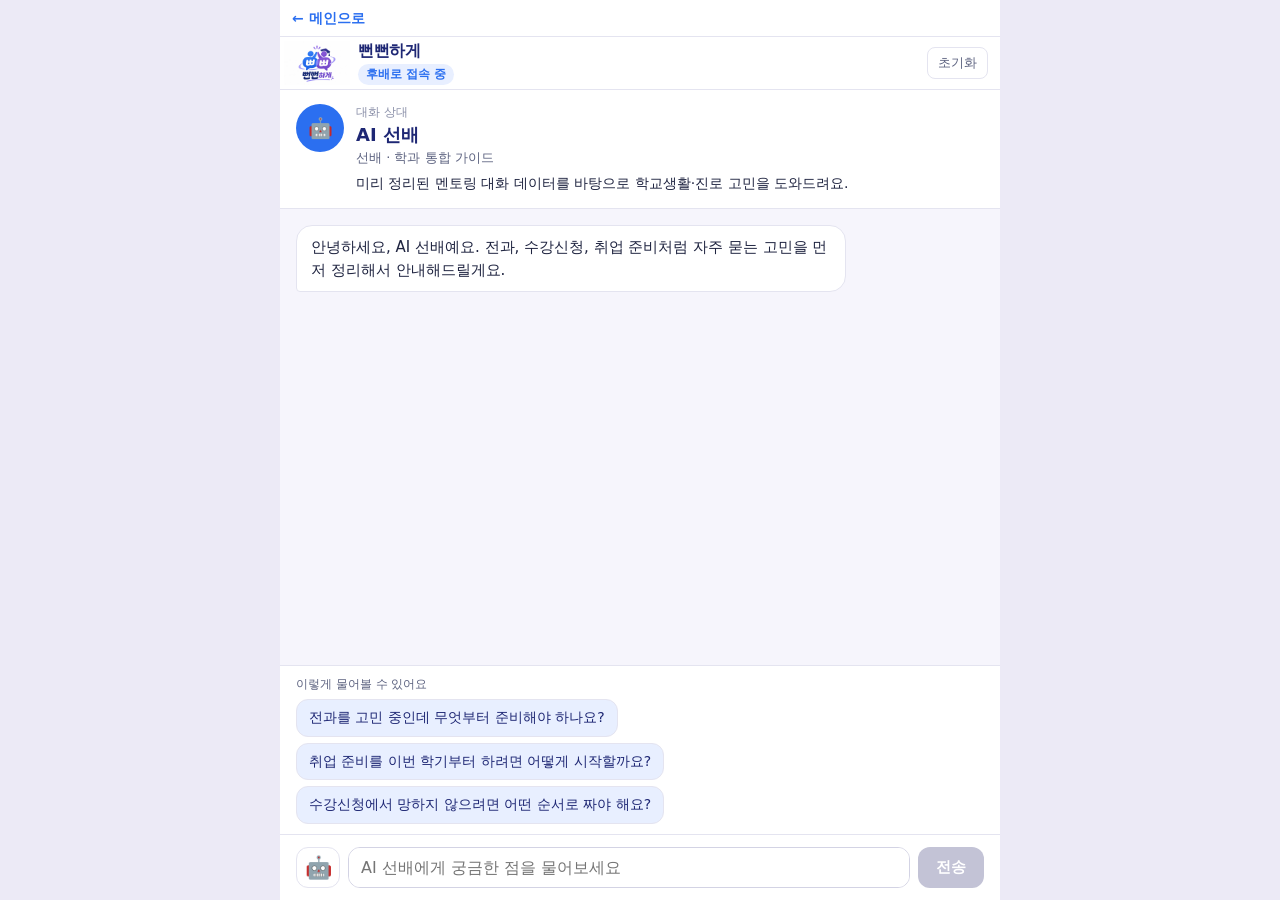
<file: campus-mentor-project/frontend/ai-chat/index.html>
﻿<!DOCTYPE html>
<html lang="ko">
<head>
  <meta charset="UTF-8" />
  <meta name="viewport" content="width=device-width, initial-scale=1.0" />
  <title>뻔뻔하게 · AI 대화</title>
  <link rel="stylesheet" href="../chat/style.css" />
</head>
<body>
  <div class="chat-app">
    <section class="chat-view" id="chat-view">
      <nav class="back-bar">
        <a class="back-link" href="../main.html">← 메인으로</a>
      </nav>

      <div class="top-bar">
        <img class="brand-logo" src="../chat/assets/logo.png" alt="" />
        <div class="brand-text">
          <strong class="brand-name">뻔뻔하게</strong>
          <span class="role-badge junior">후배로 접속 중</span>
        </div>
        <nav class="top-menu" aria-label="대화 메뉴">
          <button type="button" class="menu-btn" id="reset-btn">초기화</button>
        </nav>
      </div>

      <header class="mentor-card">
        <div class="avatar" id="partner-avatar">🤖</div>
        <div class="mentor-info">
          <p class="partner-label">대화 상대</p>
          <h1 id="partner-name">AI 선배</h1>
          <p class="mentor-meta" id="partner-meta">선배 · 학과 통합 가이드</p>
          <p class="mentor-intro" id="partner-intro">미리 정리된 멘토링 대화 데이터를 바탕으로 학교생활·진로 고민을 도와드려요.</p>
        </div>
      </header>

      <main class="messages" id="messages" aria-live="polite"></main>

      <section class="suggestions" id="suggestions" aria-label="추천 질문">
        <p class="suggestions-label">이렇게 물어볼 수 있어요</p>
        <div class="suggestion-list" id="suggestion-list"></div>
      </section>

      <div class="composer-area">
        <form class="composer" id="composer">
          <button type="button" class="reaction-toggle" aria-label="AI">🤖</button>
          <textarea id="message-input" rows="1" aria-label="메시지 입력" placeholder="AI 선배에게 궁금한 점을 물어보세요"></textarea>
          <button type="submit" id="send-btn" disabled>전송</button>
        </form>
      </div>
    </section>
  </div>

  <script src="app.js"></script>
</body>
</html>
</file>
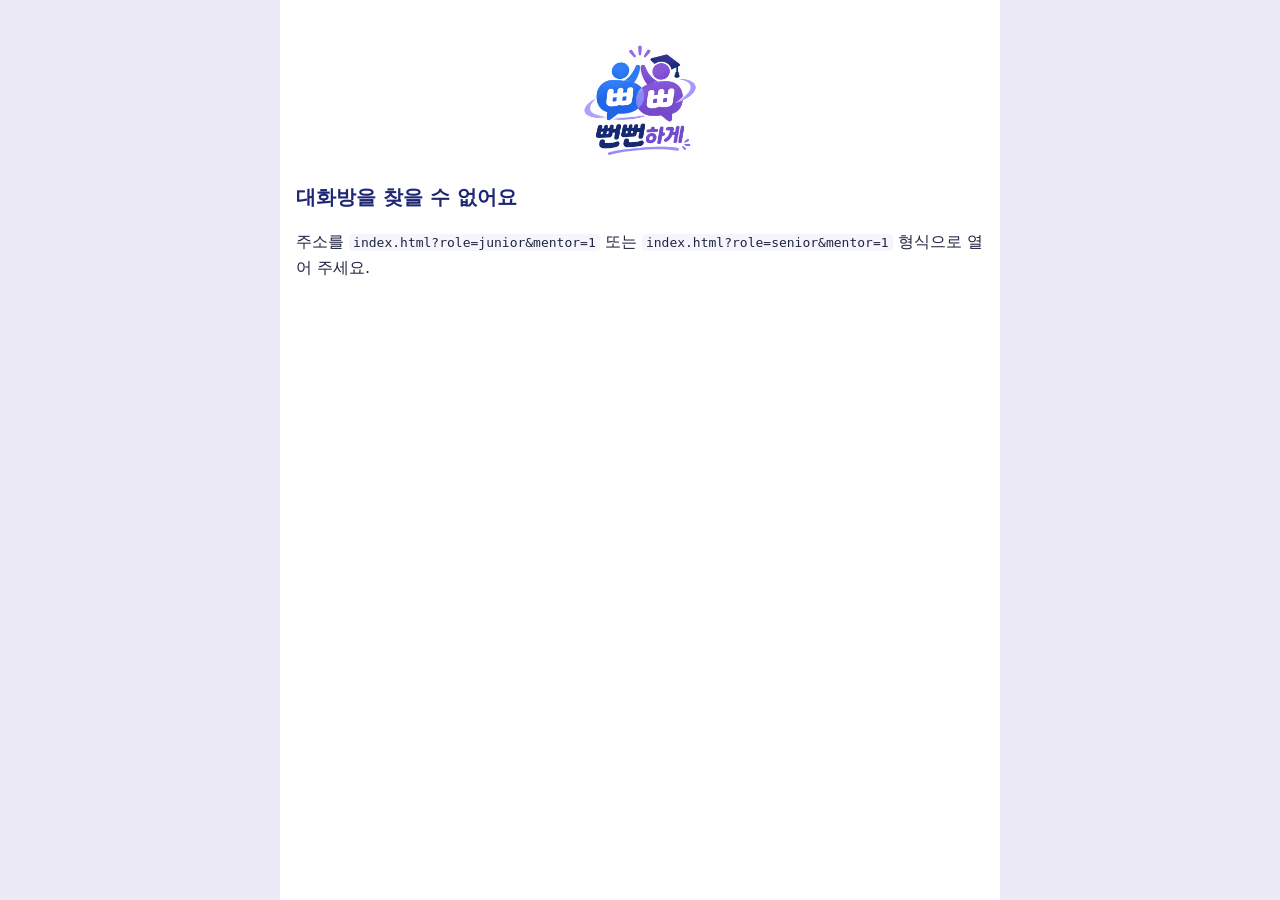
<file: campus-mentor-project/frontend/chat/index.html>
<!DOCTYPE html>
<html lang="ko">
<head>
  <meta charset="UTF-8" />
  <meta name="viewport" content="width=device-width, initial-scale=1.0" />
  <title>뻔뻔하게</title>
  <link rel="icon" href="assets/logo.png" />
  <link rel="stylesheet" href="style.css" />
</head>
<body>
  <div class="chat-app">
    <!-- 첫 진입 로딩 -->
    <section class="loading-view" id="loading-view">
      <img class="loading-logo" src="assets/logo.png" alt="뻔뻔하게" />
      <div class="spinner" aria-hidden="true"></div>
      <p role="status" id="loading-text">선배와 연결중입니다</p>
    </section>

    <section class="invalid-view" id="invalid-view" hidden>
      <img class="invalid-logo" src="assets/logo.png" alt="뻔뻔하게" />
      <h1>대화방을 찾을 수 없어요</h1>
      <p>주소를 <code>index.html?role=junior&amp;mentor=1</code> 또는 <code>index.html?role=senior&amp;mentor=1</code> 형식으로 열어 주세요.</p>
    </section>

    <!-- 다른 선배의 대화함에 들어왔을 때 -->
    <section class="invalid-view" id="other-senior-view" hidden>
      <img class="invalid-logo" src="assets/logo.png" alt="뻔뻔하게" />
      <h1>다른 선배의 대화함이에요</h1>
      <p>지금 로그인한 계정으로는 이 대화함을 볼 수 없어요.</p>
      <a class="primary-btn" id="my-inbox-link">내 대화함으로 가기</a>
    </section>

    <!-- 선배의 받은 대화 / 후배의 내 대화 목록 -->
    <section class="inbox-view" id="inbox-view" hidden>
      <div class="top-bar">
        <img class="brand-logo" src="assets/logo.png" alt="" />
        <div class="brand-text">
          <strong class="brand-name">뻔뻔하게</strong>
          <span class="role-badge senior" id="inbox-role-badge">선배로 접속 중</span>
        </div>
        <nav class="top-menu" aria-label="대화함 메뉴">
          <button type="button" class="menu-btn" id="logout-btn">로그아웃</button>
        </nav>
      </div>
      <header class="inbox-header">
        <h1 id="inbox-title">받은 대화</h1>
        <p id="inbox-mentor"></p>
      </header>
      <main class="inbox-body">
        <ul class="inbox-list" id="inbox-list"></ul>
        <p class="empty-state" id="inbox-empty" hidden>후배의 질문을 기다리고 있어요.<br />내 ID: <strong id="inbox-my-id"></strong></p>
        <div class="empty-state" id="junior-inbox-empty" hidden>
          <p>아직 대화한 선배가 없어요</p>
          <a class="primary-btn" href="../main.html">선배 추천받기</a>
        </div>
      </main>
      <p class="error-banner" id="inbox-error" role="alert" hidden></p>
    </section>

    <section class="chat-view" id="chat-view" hidden>
      <nav class="back-bar" id="back-bar" hidden>
        <a class="back-link" id="back-link">← 받은 대화</a>
      </nav>
      <div class="top-bar">
        <img class="brand-logo" src="assets/logo.png" alt="" />
        <div class="brand-text">
          <strong class="brand-name">뻔뻔하게</strong>
          <span class="role-badge" id="role-badge"></span>
        </div>
        <nav class="top-menu" aria-label="대화 메뉴">
          <button type="button" class="menu-btn" id="report-btn">신고하기</button>
          <button type="button" class="menu-btn danger" id="end-btn">대화 종료하기</button>
        </nav>
      </div>

      <header class="mentor-card">
        <div class="avatar" id="partner-avatar" aria-hidden="true"></div>
        <div class="mentor-info">
          <p class="partner-label">대화 상대</p>
          <h1 id="partner-name"></h1>
          <p class="mentor-meta" id="partner-meta"></p>
          <p class="mentor-intro" id="partner-intro"></p>
        </div>
        <button type="button" class="reset-btn" id="reset-btn" title="테스트용: 메시지와 종료 상태를 모두 지움">초기화</button>
      </header>

      <main class="messages" id="messages" aria-live="polite"></main>

      <p class="notice-banner" id="notice-banner" role="status" hidden></p>
      <p class="error-banner" id="error-banner" role="alert" hidden></p>

      <section class="suggestions" id="suggestions" aria-label="추천 질문" hidden>
        <p class="suggestions-label">이렇게 물어볼 수 있어요</p>
        <div class="suggestion-list" id="suggestion-list"></div>
      </section>

      <div class="composer-area" id="composer-area">
        <div class="reaction-panel" id="reaction-panel" role="group" aria-label="빠른 반응 보내기" hidden></div>
        <form class="composer" id="composer">
          <button type="button" class="reaction-toggle" id="reaction-toggle" aria-label="빠른 반응 열기" aria-expanded="false" aria-controls="reaction-panel">😊</button>
          <textarea id="message-input" rows="1" aria-label="메시지 입력"></textarea>
          <button type="submit" id="send-btn" disabled>전송</button>
        </form>
      </div>
    </section>

    <!-- 신고 창 -->
    <div class="modal-backdrop" id="report-modal" hidden>
      <div class="modal" role="dialog" aria-modal="true" aria-labelledby="report-title">
        <form id="report-form" novalidate>
          <h2 id="report-title">신고하기</h2>
          <fieldset class="report-reasons">
            <legend>신고 사유</legend>
            <label><input type="radio" name="reason" value="욕설·비방" /> 욕설·비방</label>
            <label><input type="radio" name="reason" value="개인정보 요구" /> 개인정보 요구</label>
            <label><input type="radio" name="reason" value="불쾌한 표현" /> 불쾌한 표현</label>
            <label><input type="radio" name="reason" value="기타" /> 기타</label>
          </fieldset>
          <label class="field-label" for="report-details">상세 내용</label>
          <textarea id="report-details" rows="4" placeholder="어떤 상황이었는지 알려 주세요"></textarea>
          <p class="form-error" id="report-error" role="alert" hidden></p>
          <div class="modal-actions">
            <button type="button" class="secondary-btn" id="report-cancel">취소</button>
            <button type="submit" class="primary-btn" id="report-submit">제출</button>
          </div>
        </form>
        <div class="report-done" id="report-done" hidden>
          <p class="modal-message">신고가 접수되었습니다</p>
          <div class="modal-actions">
            <button type="button" class="primary-btn" id="report-close">확인</button>
          </div>
        </div>
      </div>
    </div>

    <!-- 상대의 대화 종료 요청 -->
    <div class="modal-backdrop" id="end-request-modal" hidden>
      <div class="modal" role="alertdialog" aria-modal="true" aria-labelledby="end-request-text">
        <p class="modal-message" id="end-request-text"></p>
        <div class="modal-actions">
          <button type="button" class="secondary-btn" id="end-decline">거절</button>
          <button type="button" class="primary-btn" id="end-agree">동의</button>
        </div>
      </div>
    </div>
  </div>

  <script src="mock-data.js"></script>
  <script src="badwords.js"></script>
  <script src="chat-store.js"></script>
  <script src="../assets/achievements.js"></script>
  <script src="api.js"></script>
  <script src="app.js"></script>
</body>
</html>
</file>
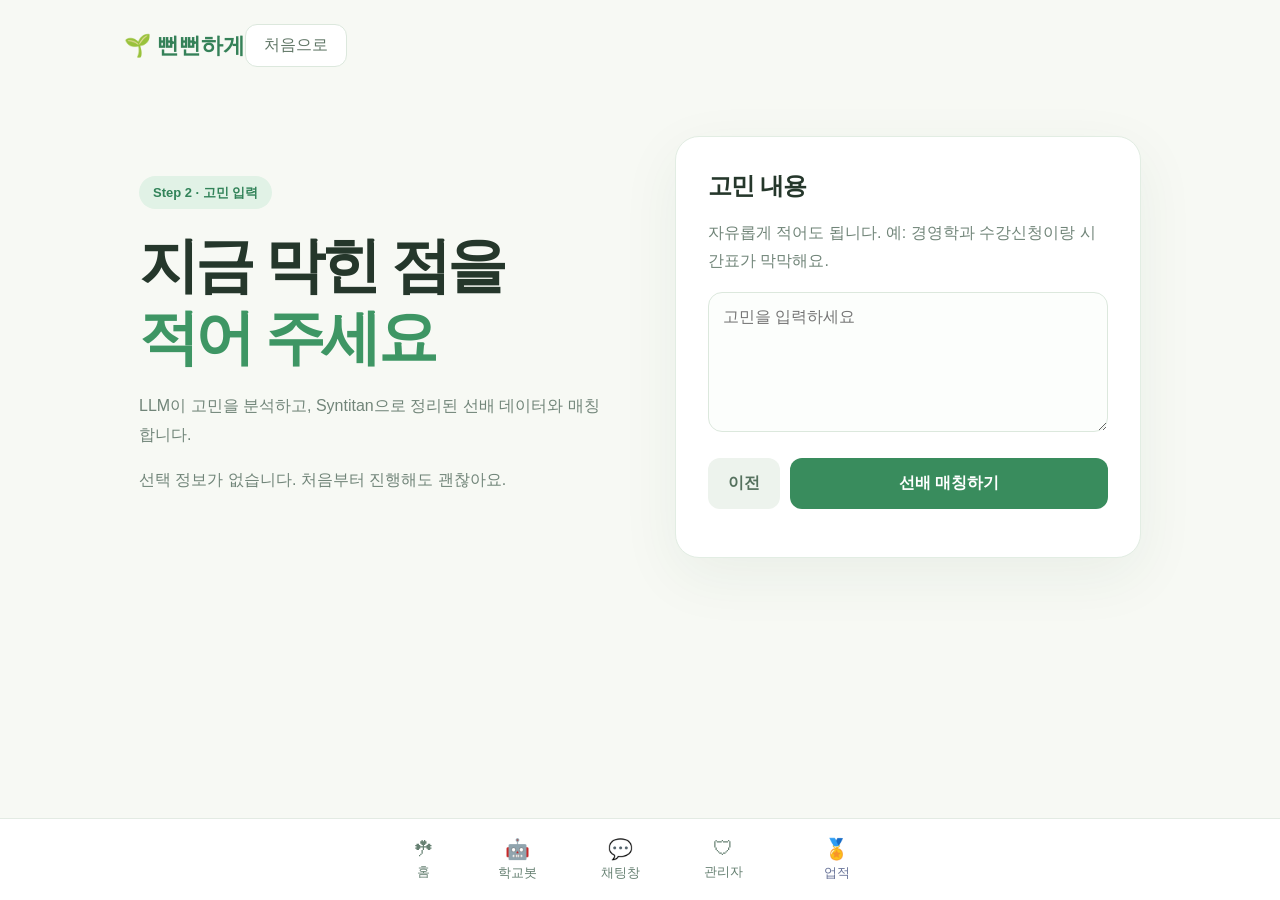
<file: campus-mentor-project/frontend/concern/index.html>
﻿<!doctype html>
<html lang="ko">
<head>
  <meta charset="utf-8">
  <meta name="viewport" content="width=device-width, initial-scale=1">
  <title>고민 입력 · 뻔뻔하게</title>
  <link rel="stylesheet" href="../shared/styles.css">
</head>
<body>
  <header>
    <div class="logo">🌱 뻔뻔하게</div>
    <a class="login" href="../main.html" style="text-decoration:none">처음으로</a>
  </header>
  <main>
    <div class="layout">
      <section>
        <span class="badge">Step 2 · 고민 입력</span>
        <h1>지금 막힌 점을<br><span>적어 주세요</span></h1>
        <p class="intro">LLM이 고민을 분석하고, Syntitan으로 정리된 선배 데이터와 매칭합니다.</p>
        <p class="hint" id="choice-summary">선택 정보가 없습니다. 처음부터 진행해도 괜찮아요.</p>
      </section>
      <section class="card">
        <h2>고민 내용</h2>
        <p class="hint">자유롭게 적어도 됩니다. 예: 경영학과 수강신청이랑 시간표가 막막해요.</p>
        <textarea class="concern" id="concern" placeholder="고민을 입력하세요"></textarea>
        <div class="actions">
          <button class="back" type="button" id="back">이전</button>
          <button class="primary" type="button" id="submit">선배 매칭하기</button>
        </div>
        <p class="error" id="error" hidden></p>
        <p class="note" id="status"></p>
      </section>
    </div>
  </main>
  <nav class="nav" aria-label="하단 메뉴">
    <a href="../main.html"><span>☘</span>시작</a>
    <a class="active" href="./"><span>✍</span>고민 입력</a>
    <a href="../result/"><span>✨</span>매칭 결과</a>
    <a href="../chat/"><span>💬</span>채팅(추후)</a>
  </nav>
  <script src="../shared/api.js"></script>
  <script>
    let choice = null;
    try { choice = JSON.parse(sessionStorage.getItem('ppunppun-choice') || 'null'); } catch (e) {}
    const summary = document.querySelector('#choice-summary');
    if (choice) {
      summary.textContent = `선택: ${choice.status || '-'} · ${choice.reason || '-'} · ${choice.detail || '-'}`;
    }

    document.querySelector('#back').onclick = () => { location.href = '../main.html'; };

    document.querySelector('#submit').onclick = async () => {
      const concern = document.querySelector('#concern').value.trim();
      const error = document.querySelector('#error');
      const status = document.querySelector('#status');
      const btn = document.querySelector('#submit');
      error.hidden = true;
      if (!concern && !choice) {
        error.hidden = false;
        error.textContent = '고민 문장 또는 이전 선택 중 하나는 필요합니다.';
        return;
      }
      btn.disabled = true;
      status.textContent = 'AI가 고민을 분석하고 선배를 매칭하는 중...';
      try {
        const result = await MentorApi.match({
          concern_text: concern || null,
          choice: choice,
          top_k: 3,
          use_llm: true
        });
        sessionStorage.setItem('ppunppun-match', JSON.stringify(result));
        sessionStorage.setItem('ppunppun-concern', concern);
        location.href = '../result/';
      } catch (e) {
        error.hidden = false;
        error.textContent = e.message + ' – 백엔드 서버(uvicorn)가 켜져 있는지 확인해 주세요.';
        status.textContent = '';
        btn.disabled = false;
      }
    };
  </script>
<script src="../assets/achievements.js"></script>
<script src="../assets/common-nav.js"></script>
</body>
</html>
</file>
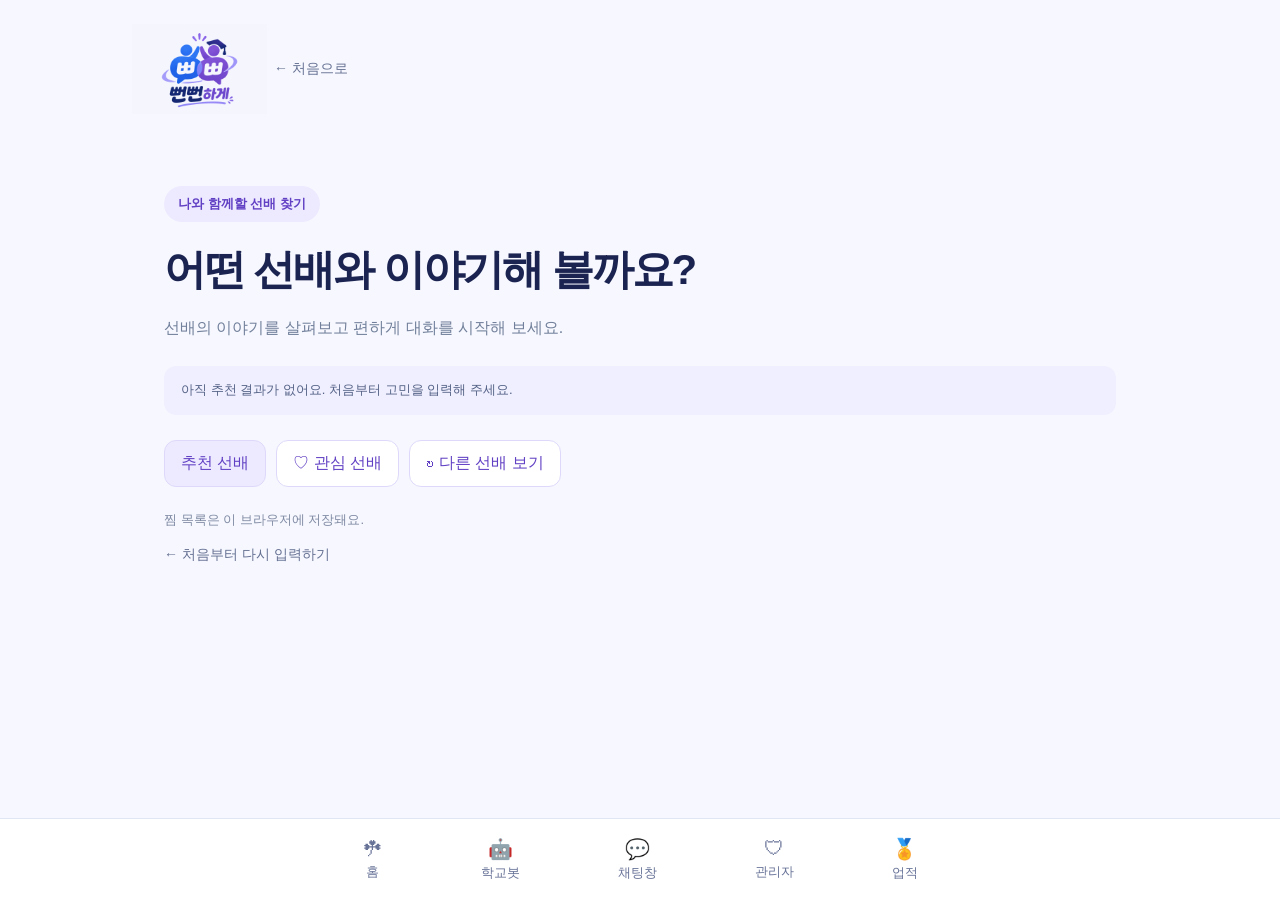
<file: campus-mentor-project/frontend/result/index.html>
﻿<!doctype html>
<html lang="ko">
<head>
<meta charset="utf-8"><meta name="viewport" content="width=device-width,initial-scale=1"><title>추천 선배 | 뻔뻔하게</title>
<style>
*{box-sizing:border-box}body{margin:0;background:#f7f8ff;color:#1b2451;font-family:Pretendard,'Malgun Gothic',sans-serif}header{max-width:1080px;margin:auto;padding:24px;display:flex;justify-content:space-between;align-items:center}.logo{font-size:22px;font-weight:900;color:#283c91;text-decoration:none}.home{color:#647092;text-decoration:none;font-size:14px}main{max-width:1000px;margin:48px auto 120px;padding:0 24px}.badge{display:inline-block;background:#edeaff;color:#6140c4;padding:9px 14px;border-radius:30px;font-weight:700;font-size:13px}h1{font-size:clamp(30px,4vw,42px);letter-spacing:-.05em;margin:20px 0 10px}.intro{line-height:1.7;color:#72809b}.notice{background:#f0efff;color:#546286;padding:14px 17px;border-radius:12px;font-size:13px;line-height:1.6;margin:25px 0}.grid{display:grid;grid-template-columns:repeat(3,1fr);gap:18px}.card{background:#fff;border:1px solid #e1e5f5;border-radius:22px;padding:24px;box-shadow:0 18px 50px #30346b0d;display:flex;flex-direction:column}.avatar{width:52px;height:52px;border-radius:18px;background:#edeaff;color:#6140c4;display:grid;place-items:center;font-size:22px;font-weight:700}.card h2{font-size:20px;margin:18px 0 5px}.meta{color:#7f8aa3;font-size:13px;margin:0}.reason{line-height:1.7;color:#66728f;font-size:14px;flex:1;margin:20px 0}.button{display:block;text-align:center;text-decoration:none;background:#345fe0;color:white;padding:14px;border-radius:12px;font-size:14px;font-weight:700}.button:hover{background:#254bc1}.nav{position:fixed;bottom:0;left:0;right:0;background:#fff;border-top:1px solid #e2e5f3;display:flex;justify-content:center;gap:8px;padding:10px 20px calc(10px + env(safe-area-inset-bottom))}.nav a{color:#687398;text-decoration:none;text-align:center;padding:8px 45px;border-radius:12px;font-size:13px}.nav span{display:block;font-size:20px;margin-bottom:3px}@media(max-width:760px){main{margin:25px auto 110px}.grid{grid-template-columns:1fr}.nav a{padding:8px 35px}}

.logo{display:inline-flex;align-items:center;line-height:0}.logo img{display:block;width:150px;height:90px;object-fit:contain;mix-blend-mode:multiply}@media(max-width:760px){.logo img{width:120px;height:72px}}
.result-tools{display:flex;gap:10px;flex-wrap:wrap;margin:24px 0}.result-tools button,.favorite{font:inherit;border:1px solid #ded9fa;border-radius:12px;padding:12px 16px;background:white;color:#6140c4;cursor:pointer}.result-tools button[aria-pressed="true"],.favorite[aria-pressed="true"]{background:#edeaff}.result-tools button:disabled{opacity:.5;cursor:not-allowed}.favorite{align-self:flex-end;margin-bottom:12px}.result-tools button:focus-visible,.favorite:focus-visible{outline:3px solid #7656e2;outline-offset:2px}</style></head><body>
<header>
  <a class="logo" href="../main.html">
    <img src="../assets/brand-logo.png" alt="뻔뻔하게 홈">
  </a>
  <a class="home" href="../main.html">← 처음으로</a>
</header>

<main>
  <span class="badge">나와 함께할 선배 찾기</span>
  <h1>어떤 선배와 이야기해 볼까요?</h1>
  <p class="intro">선배의 이야기를 살펴보고 편하게 대화를 시작해 보세요.</p>
  <p class="notice" id="notice">추천 결과를 확인하고 있어요.</p><p class="meta" id="analysis-status" aria-live="polite"></p>
<p class="hint" id="analysis-source"></p>
  <div class="result-tools"><button type="button" id="show-recommended" aria-pressed="true">추천 선배</button><button type="button" id="show-favorites" aria-pressed="false">♡ 관심 선배</button><button type="button" id="reroll">↻ 다른 선배 보기</button></div><p class="meta">찜 목록은 이 브라우저에 저장돼요.</p><p id="result-feedback" class="notice" role="status" hidden></p><div class="grid" id="mentors"></div><p id="retry" hidden><a class="home" href="../main.html">← 처음부터 다시 입력하기</a></p>
</main>

<nav class="nav" aria-label="하단 메뉴">
  <a href="../main.html"><span>☘</span>홈</a>
  <a href="#" id="open-chat"><span>💬</span>채팅</a>
  <a href="../admin.html"><span>🛡</span>관리자</a>
</nav>
<script src="../assets/achievements.js"></script>
<script>
const list=document.querySelector('#mentors');
const notice=document.querySelector('#notice');
const retry=document.querySelector('#retry');
const nextMatch=document.querySelector('#reroll');
const chatUrl=id=>'../chat/index.html?role=junior&mentor='+encodeURIComponent(id);
let result=null;
let llmRefinementPromise=null;
try{result=JSON.parse(sessionStorage.getItem('ppunppun-match')||'null')}catch(e){}
let llmPending=sessionStorage.getItem('ppunppun-llm-pending')==='1';
PpunAchievements.setRole('junior');
let seenMentorIds=[];
try{seenMentorIds=JSON.parse(sessionStorage.getItem('ppunppun-seen-mentors')||'[]')}catch(e){}
if(!Array.isArray(seenMentorIds))seenMentorIds=[];
if(Array.isArray(result?.matches))seenMentorIds=[...new Set([...seenMentorIds,...result.matches.map(m=>String(m.mentor_id)).filter(Boolean)])];
try{sessionStorage.setItem('ppunppun-seen-mentors',JSON.stringify(seenMentorIds))}catch(e){}
let favoritesOnly=false;
function favoriteKey(){try{const user=JSON.parse(localStorage.getItem('ppunppun-junior-session')||'null');return 'ppunppun-favorites-v1:'+encodeURIComponent(user?.junior_id||'guest')}catch(e){return 'ppunppun-favorites-v1:guest'}}
function loadFavorites(){try{const data=JSON.parse(localStorage.getItem(favoriteKey())||'[]');return Array.isArray(data)?data.filter(m=>m&&m.mentor_id):[]}catch(e){return []}}
function feedback(text){const el=document.querySelector('#result-feedback');el.textContent=text;el.hidden=!text}
function renderMatches(){
list.replaceChildren();retry.hidden=true;
const matches=favoritesOnly?loadFavorites():(Array.isArray(result?.matches)?result.matches:[]);
document.querySelector('#show-recommended').setAttribute('aria-pressed',String(!favoritesOnly));
document.querySelector('#show-favorites').setAttribute('aria-pressed',String(favoritesOnly));
  nextMatch.disabled=favoritesOnly;
  nextMatch.textContent='↻ 다른 선배 보기';
const status=document.querySelector('#analysis-status');
if(llmPending){
  status.textContent='빠른 추천을 먼저 보여 드려요. AI가 고민 키워드와 선배 경험을 비교하고 있어요.';
  document.querySelector('#analysis-source').textContent='AI 분석이 끝나면 추천 결과와 추천 이유가 자동으로 업데이트됩니다.';
}else if(result){
  const singleLlm=result.extraction_source==='llm'&&result.recommendation_source==='llm';
  const extractionLabel=({llm:'LLM이 고민 내용을 분석',stub:'규칙 기반 분석',client:'입력된 조건 사용'})[result.extraction_source]||'분석 방식 확인 불가';
  const recommendationLabel=result.recommendation_source==='llm'?'LLM이 후보 선배를 최종 비교':'규칙 기반 후보 정렬';
  status.textContent=result.llm_note
    ||(result.recommendation_source==='rules-fallback'
    ?'AI 추천 요청이 실패해 규칙 기반 후보를 표시하고 있습니다.'
    :singleLlm
    ?'분석 방식: LLM 한 번이 핵심 키워드, 상황 요약, 선배 적합도, 상위 3명과 추천 이유를 함께 판단'
    :`분석 방식: ${extractionLabel} · 추천 방식: ${recommendationLabel}`);
}
if(favoritesOnly&&!matches.length){notice.textContent='아직 찜한 선배가 없어요. 추천 카드에서 ♡ 찜하기를 눌러 주세요.';
}else if(!favoritesOnly&&(!result||!Array.isArray(result.matches))){
  notice.textContent='아직 추천 결과가 없어요. 처음부터 고민을 입력해 주세요.';retry.hidden=false;
}else if(matches.length===0){
  notice.textContent='입력한 조건에 맞는 선배를 찾지 못했어요. 고민을 다시 작성해 주세요.';retry.hidden=false;
}else{
  notice.textContent=favoritesOnly?'찜한 선배들이에요. 저장 당시의 소개가 표시됩니다.':'입력한 고민을 바탕으로 추천한 선배예요.';
  if(!favoritesOnly&&matches.length===3)PpunAchievements.award('recommendation');
  const analysisSource = document.querySelector('#analysis-source');
  if (analysisSource && result && !favoritesOnly && !llmPending) {
    analysisSource.textContent = result.extraction_source === 'llm' && result.recommendation_source === 'llm'
      ? '분석 방식: AI LLM 한 번의 응답으로 고민 키워드, 상황, 선배 적합도와 추천 이유를 만들었습니다.'
      : result.extraction_source === 'llm'
      ? '분석 방식: AI LLM이 고민 문장에서 관심사와 상황을 추출했습니다.'
      : '분석 방식: 규칙 기반 분석이 사용되었습니다.';
  }
  matches.forEach(mentor=>{
    const card=document.createElement('article');card.className='card';
    const avatar=document.createElement('div');avatar.className='avatar';avatar.setAttribute('aria-hidden','true');avatar.textContent=String(mentor.display_name||mentor.mentor_id||'?').charAt(0);
    const name=document.createElement('h2');name.textContent=String(mentor.display_name||mentor.mentor_id||'선배');
    const meta=document.createElement('p');meta.className='meta';meta.textContent=mentor.major||'';
    const bio=document.createElement('p');bio.className='reason';bio.textContent=mentor.bio||(Array.isArray(mentor.help_topics)?mentor.help_topics.join(' · '):'');
    if(mentor.mentor_id){
      const favorite=document.createElement('button');favorite.type='button';favorite.className='favorite';
      const selected=loadFavorites().some(m=>String(m.mentor_id)===String(mentor.mentor_id));
      favorite.textContent=selected?'♥ 찜 해제':'♡ 찜하기';favorite.setAttribute('aria-pressed',String(selected));favorite.setAttribute('aria-label',name.textContent+' '+favorite.textContent);
      favorite.onclick=()=>{const current=loadFavorites();const exists=current.some(m=>String(m.mentor_id)===String(mentor.mentor_id));const updated=exists?current.filter(m=>String(m.mentor_id)!==String(mentor.mentor_id)):[...current,mentor];try{localStorage.setItem(favoriteKey(),JSON.stringify(updated));feedback(exists?'관심 선배에서 해제했어요.':'관심 선배에 저장했어요.');renderMatches()}catch(e){feedback('브라우저 저장이 제한되어 찜 목록을 저장하지 못했어요.')}};
      card.append(favorite);
    }
    card.append(avatar,name,meta,bio);
    if(Array.isArray(mentor.reasons)&&mentor.reasons.length){const title=document.createElement('strong');title.textContent='추천 이유';const reasons=document.createElement('ul');reasons.className='reason';reasons.style.cssText='padding-left:20px;flex:none;margin-top:8px';mentor.reasons.forEach(reason=>{const item=document.createElement('li');item.textContent=String(reason);reasons.appendChild(item)});card.append(title,reasons)}
    if(mentor.mentor_id){const link=document.createElement('a');link.className='button';link.href=chatUrl(mentor.mentor_id);link.onclick=async(event)=>{event.preventDefault();PpunAchievements.selectMentor(mentor.mentor_id);try{sessionStorage.setItem('ppunppun-selected-mentor',String(mentor.mentor_id))}catch(e){}const session=(()=>{try{return JSON.parse(localStorage.getItem('ppunppun-junior-session')||'null')}catch(err){return null}})();if(!session?.token){location.href='../main.html?junior-login=1&reauth=1&next='+encodeURIComponent('chat/index.html?role=junior&mentor='+encodeURIComponent(mentor.mentor_id));return}try{const response=await fetch('/api/juniors/me',{headers:{Authorization:'Bearer '+session.token}});if(response.status===401){try{localStorage.removeItem('ppunppun-junior-session');sessionStorage.removeItem('ppunppun-junior-session')}catch(err){}location.href='../main.html?junior-login=1&reauth=1&next='+encodeURIComponent('chat/index.html?role=junior&mentor='+encodeURIComponent(mentor.mentor_id));return}}catch(err){}location.href=chatUrl(mentor.mentor_id)};link.textContent='대화 시작하기 →';card.appendChild(link)}
    list.appendChild(card);
  });
  nextMatch.hidden=false;
}
nextMatch.onclick=async()=>{
  nextMatch.disabled=true;
  nextMatch.textContent='다음 선배를 찾는 중...';
  notice.textContent='이미 추천된 선배를 제외하고 AI가 다른 선배를 찾고 있어요.';
  const controller=new AbortController();
  const requestTimeout=setTimeout(()=>controller.abort(),16000);
  try{
    // 첫 AI 정제가 진행 중일 때는 그 결과까지 제외 목록에 반영한 뒤 다음 추천을 요청합니다.
    if(llmPending&&llmRefinementPromise)await llmRefinementPromise;
    const concernText=sessionStorage.getItem('ppunppun-concern')||'';
    let choice=null;
    try{choice=JSON.parse(sessionStorage.getItem('ppunppun-choice')||'null')}catch(e){}
    const base=location.protocol==='file:'?'http://127.0.0.1:8000':'';
    const extraction=(result&&result.extraction)?result.extraction:null;
    const response=await fetch(base+'/api/match',{method:'POST',headers:{'Content-Type':'application/json'},body:JSON.stringify({concern_text:concernText,choice:choice,extraction:extraction,top_k:3,rank_offset:0,exclude_mentor_ids:seenMentorIds,use_llm:true}),signal:controller.signal});
    if(!response.ok){const data=await response.json().catch(()=>({}));throw new Error(typeof data.detail==='string'?data.detail:`추천 API 오류 (${response.status})`)}
    const nextResult=await response.json();
    if(!Array.isArray(nextResult.matches)||nextResult.matches.length===0){
      notice.textContent='더 추천할 선배가 없어요.';
      nextMatch.disabled=false;
      nextMatch.textContent='다른 선배 보기';
      return;
    }
    seenMentorIds=[...new Set([...seenMentorIds,...nextResult.matches.map(m=>String(m.mentor_id)).filter(Boolean)])];
    sessionStorage.setItem('ppunppun-seen-mentors',JSON.stringify(seenMentorIds));
    sessionStorage.setItem('ppunppun-match',JSON.stringify(nextResult));
    location.reload();
  }catch(e){
    notice.textContent=e&&e.name==='AbortError'?'16초 안에 추천 응답을 받지 못했어요. 잠시 후 다시 시도해 주세요.':e&&e.message==='Failed to fetch'?'추천 서버에 연결하지 못했어요. 잠시 후 다시 시도해 주세요.':`다음 추천 요청 실패: ${e&&e.message?e.message:'알 수 없는 오류'}`;
    nextMatch.disabled=false;
    nextMatch.textContent='다시 매칭';
  }finally{clearTimeout(requestTimeout)}
};
document.querySelector('#analysis-status').hidden=favoritesOnly;
document.querySelector('#analysis-source').hidden=favoritesOnly;
if(!favoritesOnly&&result?.llm_note){
  notice.textContent=result.llm_note;
}else if(!favoritesOnly&&result?.recommendation_source==='rules-fallback'){
  notice.textContent='AI 추천 요청에 실패해 빠른 규칙 기반 결과를 보여드려요. 다른 선배 보기를 눌러 다시 시도할 수 있어요.';
}
}
renderMatches();
document.querySelector('#show-recommended').onclick=()=>{favoritesOnly=false;renderMatches()};
document.querySelector('#show-favorites').onclick=()=>{favoritesOnly=true;renderMatches()};
window.addEventListener('storage',()=>renderMatches());
async function refineRecommendations(){
  if(!llmPending)return;
  const controller=new AbortController();
  const timeout=setTimeout(()=>controller.abort(),16000);
  try{
    const concernText=sessionStorage.getItem('ppunppun-concern')||'';
    let choice=null;try{choice=JSON.parse(sessionStorage.getItem('ppunppun-choice')||'null')}catch(e){}
    const base=location.protocol==='file:'?'http://127.0.0.1:8000':'';
    const response=await fetch(base+'/api/match',{method:'POST',headers:{'Content-Type':'application/json'},body:JSON.stringify({concern_text:concernText,choice,top_k:3,use_llm:true}),signal:controller.signal});
    if(!response.ok){const data=await response.json().catch(()=>({}));throw new Error(typeof data.detail==='string'?data.detail:`AI 추천 API 오류 (${response.status})`)}
    const refined=await response.json();
    if(!Array.isArray(refined.matches))throw new Error('AI 추천 결과가 올바르지 않아요.');
    if(refined.recommendation_source!=='llm'){
      llmPending=false;sessionStorage.removeItem('ppunppun-llm-pending');
      renderMatches();
      notice.textContent='AI 추천이 완료되지 않아 처음의 빠른 추천을 유지했어요. 다시 추천을 눌러 시도해 주세요.';
      return;
    }
    result=refined;
    sessionStorage.setItem('ppunppun-match',JSON.stringify(refined));
    seenMentorIds=[...new Set([...seenMentorIds,...refined.matches.map(m=>String(m.mentor_id)).filter(Boolean)])];
    sessionStorage.setItem('ppunppun-seen-mentors',JSON.stringify(seenMentorIds));
    llmPending=false;sessionStorage.removeItem('ppunppun-llm-pending');
    renderMatches();
  }catch(e){
    llmPending=false;sessionStorage.removeItem('ppunppun-llm-pending');
    renderMatches();
    notice.textContent=e&&e.message==='Failed to fetch'?'빠른 추천을 보여드리고 있어요. AI 서버에 연결하지 못했습니다.':'빠른 추천을 보여드리고 있어요. AI 분석 실패: '+(e&&e.message?e.message:'알 수 없는 오류');
  }finally{clearTimeout(timeout)}
}
llmRefinementPromise=refineRecommendations();
// 다음 3명 추천 API 연결 후 활성화합니다.
// 하단 "채팅": 후배 로그인이면 내 대화, 선배 로그인이면 받은 대화, 아니면 처음 화면
const chatLink=document.querySelector('#open-chat');
chatLink.onclick=async event=>{event.preventDefault();
  const session=(()=>{try{return JSON.parse(localStorage.getItem('ppunppun-junior-session')||'null')}catch(e){return null}})();
  if(!session?.token){notice.textContent='채팅 기록을 보려면 후배 로그인이 필요해요.';return}
  notice.textContent='내 채팅 기록을 불러오고 있어요.';
  try{
    const response=await fetch('/api/junior-rooms',{headers:{Authorization:'Bearer '+session.token}});
    if(!response.ok)throw new Error();
    const rooms=await response.json();list.replaceChildren();favoritesOnly=false;retry.hidden=true;
    notice.textContent=rooms.length?'내 채팅 기록이에요.':'아직 채팅 기록이 없어요.';
    rooms.forEach(room=>{const link=document.createElement('a');link.className='card';link.style.cssText='text-decoration:none;color:inherit';link.href=chatUrl(room.mentorId);const name=document.createElement('h2');name.textContent=room.mentorName+' 선배';const preview=document.createElement('p');preview.className='reason';preview.textContent=room.lastMessage||'대화 기록';const status=document.createElement('p');status.className='meta';status.textContent=(room.status==='ended'?'종료된 대화':'대화 중')+' · '+new Date(room.lastAt).toLocaleString('ko-KR');link.append(name,preview,status);list.append(link)});
  }catch(e){notice.textContent='채팅 기록을 불러오지 못했어요. 잠시 후 다시 시도해 주세요.'}
};
</script><script src="../assets/common-nav.js"></script>
</body></html>
</file>
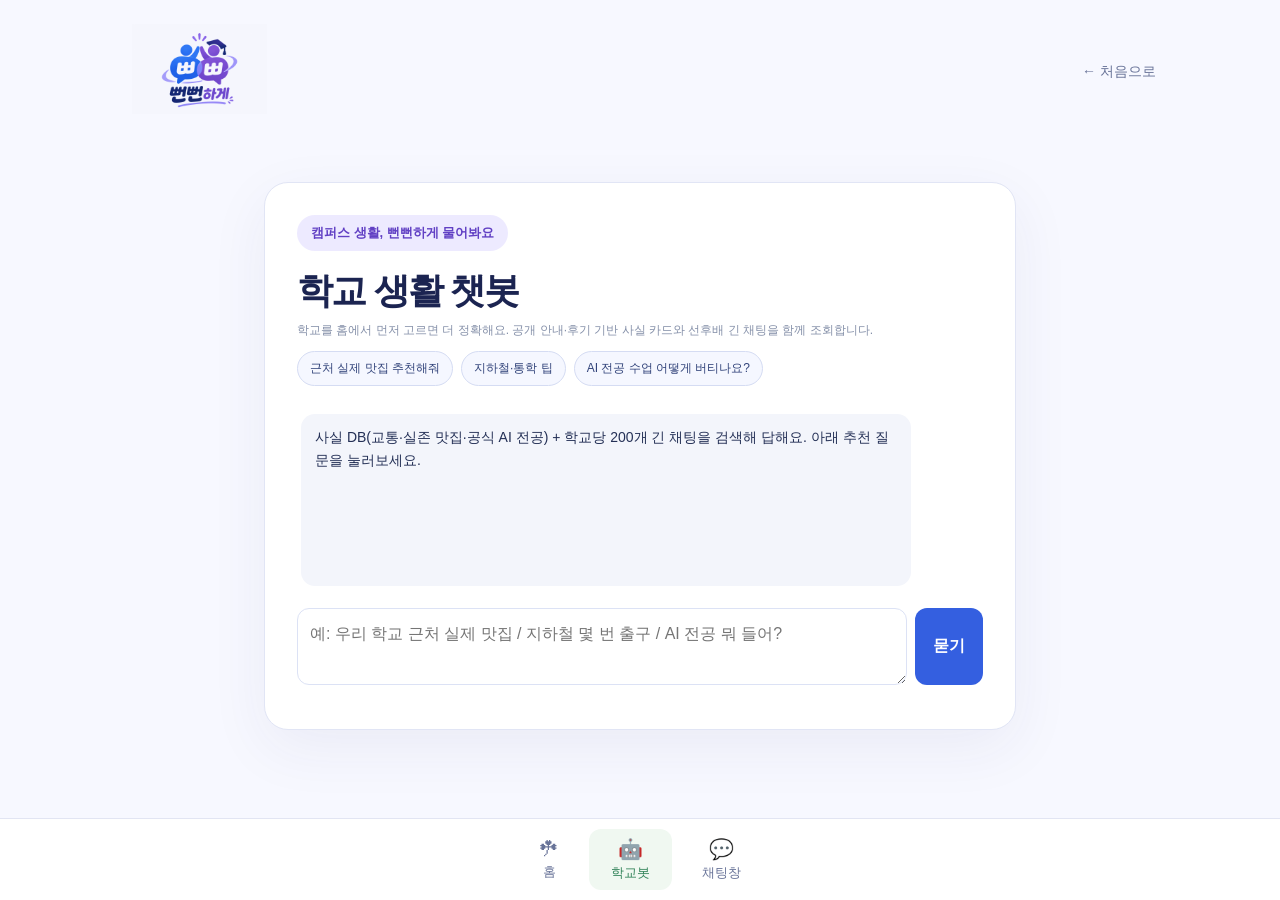
<file: campus-mentor-project/frontend/school-bot/index.html>
﻿<!doctype html>
<html lang="ko">
<head>
  <meta charset="utf-8" />
  <meta name="viewport" content="width=device-width, initial-scale=1" />
  <title>학교 챗봇 · 뻔뻔하게</title>
  <link rel="stylesheet" href="../shared/styles.css" />
  <style>
    body { background: #f7f8ff; color: #1b2451; }
    .bot-shell { max-width: 720px; margin: 24px auto 110px; padding: 0 20px; }
    .bot-card { background: #fff; border: 1px solid #e1e5f5; border-radius: 20px; padding: 20px; box-shadow: 0 12px 40px #30346b12; }
    .bot-log { display: grid; gap: 10px; max-height: 50vh; overflow: auto; padding: 4px; margin-bottom: 14px; }
    .bubble { border-radius: 14px; padding: 12px 14px; line-height: 1.6; font-size: 14px; white-space: pre-wrap; }
    .bubble.user { background: #edeaff; color: #3d2f86; justify-self: end; max-width: 85%; }
    .bubble.bot { background: #f3f5fb; color: #243056; justify-self: start; max-width: 90%; }
    .bubble.typing { color: #687398; font-style: italic; opacity: .9; }
    .meta { font-size: 12px; color: #8590a9; margin-top: 8px; }
    .chips { display: flex; flex-wrap: wrap; gap: 8px; margin: 10px 0 14px; }
    .chips button {
      border: 1px solid #d5dcf3; background: #f5f7ff; color: #31437a;
      border-radius: 999px; padding: 8px 12px; font-size: 12px; cursor: pointer;
    }
    .chips button:hover { background: #ebefff; }
    .composer { display: flex; gap: 8px; }
    .composer textarea { flex: 1; min-height: 54px; border: 1px solid #dce2f5; border-radius: 12px; padding: 12px; font: inherit; resize: vertical; }
    .composer button { border: 0; border-radius: 12px; background: #345fe0; color: #fff; font-weight: 700; padding: 0 18px; cursor: pointer; }
    .composer button:disabled { opacity: .45; cursor: not-allowed; }
    .error { color: #b42318; font-size: 13px; margin-top: 10px; }
    header { max-width: 720px; margin: auto; padding: 20px; display: flex; justify-content: space-between; align-items: center; }
    * { box-sizing: border-box; }
    body { margin: 0; font-family: Pretendard, 'Malgun Gothic', sans-serif; }
    header { max-width:1080px; padding:24px; }
    .logo a { display:inline-flex; align-items:center; line-height:0; }
    .logo img { display:block; width:150px; height:90px; object-fit:contain; mix-blend-mode:multiply; }
    .home-link { color:#687398; text-decoration:none; font-size:14px; }
    .bot-shell { max-width:800px; margin:38px auto 130px; padding:0 24px; }
    .bot-card { border-radius:24px; padding:32px; box-shadow:0 18px 60px #30346b10; }
    .bot-badge { display:inline-block; background:#edeaff; color:#6140c4; padding:9px 14px; border-radius:30px; font-size:13px; font-weight:700; margin-bottom:18px; }
    .bot-title { margin:0 0 10px; font-size:clamp(26px,4vw,36px); letter-spacing:-.05em; }
    .bot-log { min-height:180px; margin:24px 0 18px; }
    .composer textarea { color:#28335e; line-height:1.6; }
    .composer textarea:focus-visible, .composer button:focus-visible { outline:3px solid #a996f2; outline-offset:2px; }
    .composer button:hover:not(:disabled) { background:#254bc1; }
    .nav { position:fixed; bottom:0; left:0; right:0; z-index:2; background:white; border-top:1px solid #e2e5f3; display:flex; justify-content:center; gap:8px; padding:10px 20px calc(10px + env(safe-area-inset-bottom)); }
    .nav a { color:#687398; text-decoration:none; text-align:center; padding:8px 22px; border-radius:12px; font-size:13px; }
    .nav a:hover { background:#f0efff; color:#5e43c8; } .nav span { display:block; font-size:20px; margin-bottom:3px; }
    @media(max-width:760px) { header{padding:20px 24px}.logo img{width:120px;height:72px}.bot-shell{margin:25px auto 120px}.bot-card{padding:24px}.nav a{padding:8px 14px} }
    @media(max-width:400px) { .composer { flex-direction:column; } .composer button { min-height:48px; } }

  </style>
</head>
<body>
  <header>
    <div class="logo"><a href="../main.html"><img src="../assets/brand-logo.png" alt="뻔뻔하게 홈"></a></div>
    <a class="home-link" href="../main.html">← 처음으로</a>
  </header>

  <main class="bot-shell">
    <section class="bot-card">
      <span class="bot-badge">캠퍼스 생활, 뻔뻔하게 물어봐요</span>
      <h1 class="bot-title">학교 생활 챗봇</h1>
      <p class="meta" id="school-label">선택한 학교의 선배·후배 채팅을 익명으로 모아, 매칭과 같은 AI로 학교 얘기를 답해 줍니다.</p>
      <div class="chips" id="chips" aria-label="추천 질문"></div>
      <div class="bot-log" id="log" aria-live="polite"></div>
      <form class="composer" id="form">
        <textarea id="question" placeholder="예: 우리 학교 근처 실제 맛집 / 지하철 몇 번 출구 / AI 전공 뭐 들어?" maxlength="1000" required></textarea>
        <button type="submit" id="send">묻기</button>
      </form>
      <p class="error" id="error" hidden></p>
      <p class="meta" id="status"></p>
    </section>
  </main>

  <nav class="nav" aria-label="하단 메뉴">
    <a href="../main.html"><span>☘</span>홈</a>
    <a class="active" href="./"><span>🤖</span>학교봇</a>
    <a href="../result/index.html"><span>💬</span>채팅창</a>
  </nav>

  <script src="../shared/api.js"></script>
  <script>
    const log = document.querySelector('#log');
    const form = document.querySelector('#form');
    const input = document.querySelector('#question');
    const send = document.querySelector('#send');
    const error = document.querySelector('#error');
    const status = document.querySelector('#status');
    const chips = document.querySelector('#chips');
    const school = localStorage.getItem('ppunppun-school') || sessionStorage.getItem('ppunppun-school') || '';
    document.querySelector('#school-label').textContent =
      (school ? `선택한 학교: ${school}. ` : '학교를 홈에서 먼저 고르면 더 정확해요. ') +
      '공개 안내·후기 기반 사실 카드와 선후배 긴 채팅을 함께 조회합니다.';

    const SUGGEST = {
      '서울대학교': ['서울대입구역에서 셔틀 어떻게 타요?', '샤로수길 실제 맛집 추천해줘', '연합전공 인공지능 뭐 들어야 해?'],
      '고려대학교': ['안암역이랑 고려대역 뭐가 달라요?', '고른햇살·이세돈가스 어때요?', '정보대학 AI 전공 과목 팁'],
      '연세대학교': ['신촌 고삼이·담산 어때요?', '연세로에서 밥약 어디?', '인공지능융합대학 뭐가 달라요?'],
      '이화여자대학교': ['유야케도쿄 웨이팅 팁', '이대역에서 ECC 어떻게 가요?', '인공지능전공 사무실 어디예요?'],
      '서울과학기술대학교': ['공릉 기린라멘·떡볶이 추천', '공릉역에서 학교 어떻게 가요?', '인공지능응용학과 전필이 뭐예요?'],
      '서강대학교': ['대흥역이랑 신촌역 뭐가 나아요?', '김숙성·곱분이곱창 어때요?', '서강대 인공지능학과 특징'],
    };
    const defaultSuggest = ['근처 실제 맛집 추천해줘', '지하철·통학 팁', 'AI 전공 수업 어떻게 버티나요?'];
    const suggestions = SUGGEST[school] || defaultSuggest;
    suggestions.forEach((text) => {
      const btn = document.createElement('button');
      btn.type = 'button';
      btn.textContent = text;
      btn.onclick = () => { input.value = text; input.focus(); };
      chips.appendChild(btn);
    });

    function addBubble(role, text) {
      const el = document.createElement('div');
      el.className = 'bubble ' + role;
      el.textContent = text;
      log.appendChild(el);
      log.scrollTop = log.scrollHeight;
      return el;
    }

    addBubble(
      'bot',
      (school ? `${school} ` : '') +
        '사실 DB(교통·실존 맛집·공식 AI 전공) + 학교당 200개 긴 채팅을 검색해 답해요. 아래 추천 질문을 눌러보세요.'
    );

    form.addEventListener('submit', async (e) => {
      e.preventDefault();
      const question = input.value.trim();
      if (!question) return;
      error.hidden = true;
      addBubble('user', question);
      input.value = '';
      send.disabled = true;
      status.textContent = '데이터베이스 조회중입니다';
      const typing = addBubble('bot', '데이터베이스 조회중입니다');
      typing.classList.add('typing');
      try {
        const data = await MentorApi.schoolBot({ question, school, history_limit: 80 });
        typing.classList.remove('typing');
        typing.textContent = data.answer || '(빈 응답)';
        status.textContent = '';
      } catch (err) {
        typing.remove();
        error.hidden = false;
        error.textContent = err.message || String(err);
        status.textContent = '';
        addBubble('bot', '지금은 답변을 가져오지 못했어요. 서버가 켜져 있는지 확인해 주세요.');
      } finally {
        send.disabled = false;
        input.focus();
      }
    });
  </script>
</body>
</html>
</file>
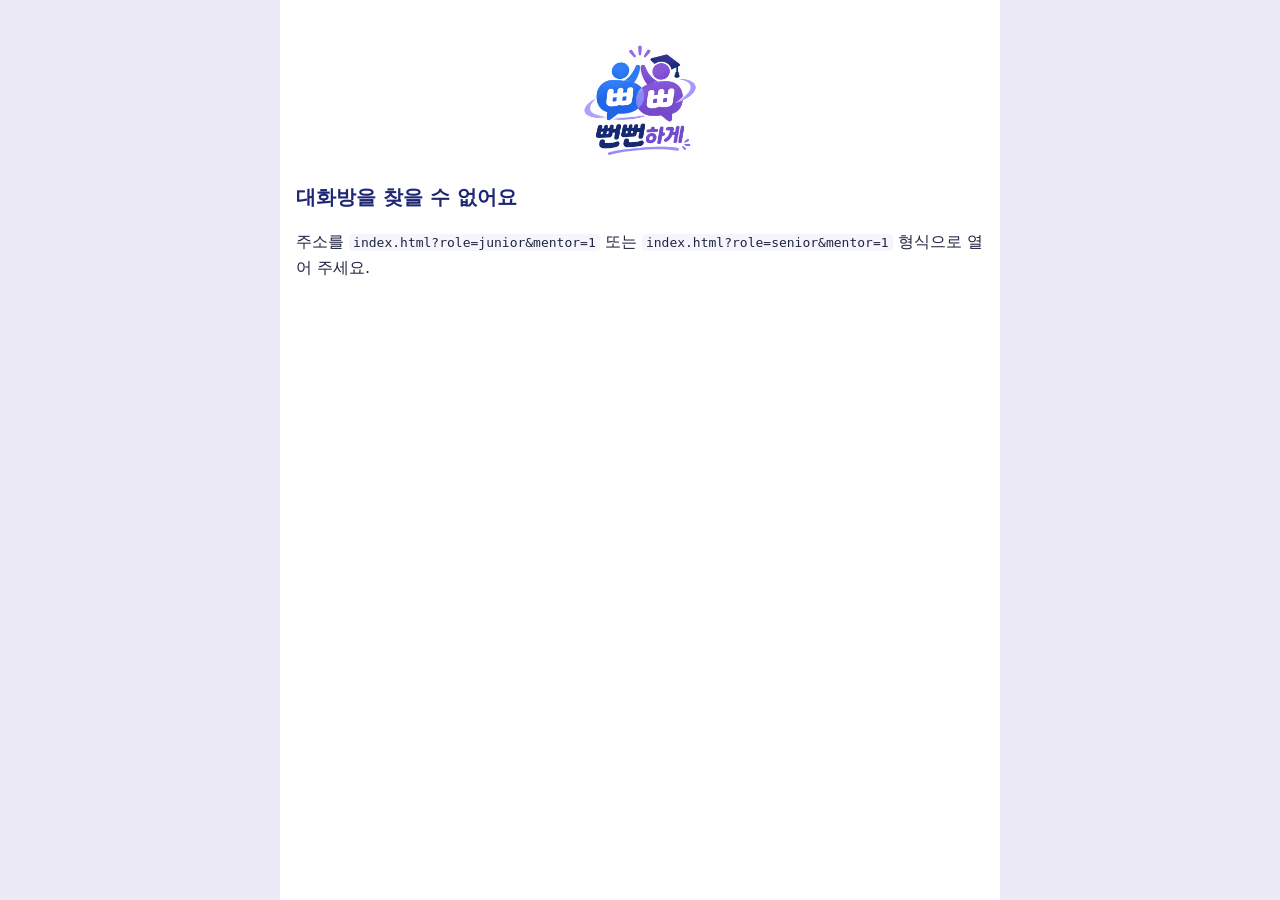
<file: campus-mentor-project/clean_project/frontend/chat/index.html>
<!DOCTYPE html>
<html lang="ko">
<head>
  <meta charset="UTF-8" />
  <meta name="viewport" content="width=device-width, initial-scale=1.0" />
  <title>뻔뻔하게</title>
  <link rel="icon" href="assets/logo.png" />
  <link rel="stylesheet" href="style.css" />
</head>
<body>
  <div class="chat-app">
    <!-- 첫 진입 로딩 -->
    <section class="loading-view" id="loading-view">
      <img class="loading-logo" src="assets/logo.png" alt="뻔뻔하게" />
      <div class="spinner" aria-hidden="true"></div>
      <p role="status" id="loading-text">선배와 연결중입니다</p>
    </section>

    <section class="invalid-view" id="invalid-view" hidden>
      <img class="invalid-logo" src="assets/logo.png" alt="뻔뻔하게" />
      <h1>대화방을 찾을 수 없어요</h1>
      <p>주소를 <code>index.html?role=junior&amp;mentor=1</code> 또는 <code>index.html?role=senior&amp;mentor=1</code> 형식으로 열어 주세요.</p>
    </section>

    <!-- 다른 선배의 대화함에 들어왔을 때 -->
    <section class="invalid-view" id="other-senior-view" hidden>
      <img class="invalid-logo" src="assets/logo.png" alt="뻔뻔하게" />
      <h1>다른 선배의 대화함이에요</h1>
      <p>지금 로그인한 계정으로는 이 대화함을 볼 수 없어요.</p>
      <a class="primary-btn" id="my-inbox-link">내 대화함으로 가기</a>
    </section>

    <!-- 선배의 받은 대화 목록 -->
    <section class="inbox-view" id="inbox-view" hidden>
      <div class="top-bar">
        <img class="brand-logo" src="assets/logo.png" alt="" />
        <div class="brand-text">
          <strong class="brand-name">뻔뻔하게</strong>
          <span class="role-badge senior">선배로 접속 중</span>
        </div>
        <nav class="top-menu" aria-label="선배 메뉴">
          <button type="button" class="menu-btn" id="logout-btn">로그아웃</button>
        </nav>
      </div>
      <header class="inbox-header">
        <h1>받은 대화</h1>
        <p id="inbox-mentor"></p>
      </header>
      <main class="inbox-body">
        <ul class="inbox-list" id="inbox-list"></ul>
        <p class="empty-state" id="inbox-empty" hidden>후배의 질문을 기다리고 있어요.<br />내 ID: <strong id="inbox-my-id"></strong></p>
      </main>
      <p class="error-banner" id="inbox-error" role="alert" hidden></p>
    </section>

    <section class="chat-view" id="chat-view" hidden>
      <nav class="back-bar" id="back-bar" hidden>
        <a class="back-link" id="back-link">← 받은 대화</a>
      </nav>
      <div class="top-bar">
        <img class="brand-logo" src="assets/logo.png" alt="" />
        <div class="brand-text">
          <strong class="brand-name">뻔뻔하게</strong>
          <span class="role-badge" id="role-badge"></span>
        </div>
        <nav class="top-menu" aria-label="대화 메뉴">
          <button type="button" class="menu-btn" id="report-btn">신고하기</button>
          <button type="button" class="menu-btn danger" id="end-btn">대화 종료하기</button>
        </nav>
      </div>

      <header class="mentor-card">
        <div class="avatar" id="partner-avatar" aria-hidden="true"></div>
        <div class="mentor-info">
          <p class="partner-label">대화 상대</p>
          <h1 id="partner-name"></h1>
          <p class="mentor-meta" id="partner-meta"></p>
          <p class="mentor-intro" id="partner-intro"></p>
        </div>
        <button type="button" class="reset-btn" id="reset-btn" title="테스트용: 메시지와 종료 상태를 모두 지움">초기화</button>
      </header>

      <main class="messages" id="messages" aria-live="polite"></main>

      <p class="notice-banner" id="notice-banner" role="status" hidden></p>
      <p class="error-banner" id="error-banner" role="alert" hidden></p>

      <section class="suggestions" id="suggestions" aria-label="추천 질문" hidden>
        <p class="suggestions-label">이렇게 물어볼 수 있어요</p>
        <div class="suggestion-list" id="suggestion-list"></div>
      </section>

      <div class="composer-area" id="composer-area">
        <div class="reaction-panel" id="reaction-panel" role="group" aria-label="빠른 반응 보내기" hidden></div>
        <form class="composer" id="composer">
          <button type="button" class="reaction-toggle" id="reaction-toggle" aria-label="빠른 반응 열기" aria-expanded="false" aria-controls="reaction-panel">😊</button>
          <textarea id="message-input" rows="1" aria-label="메시지 입력"></textarea>
          <button type="submit" id="send-btn" disabled>전송</button>
        </form>
      </div>
    </section>

    <!-- 신고 창 -->
    <div class="modal-backdrop" id="report-modal" hidden>
      <div class="modal" role="dialog" aria-modal="true" aria-labelledby="report-title">
        <form id="report-form" novalidate>
          <h2 id="report-title">신고하기</h2>
          <fieldset class="report-reasons">
            <legend>신고 사유</legend>
            <label><input type="radio" name="reason" value="욕설·비방" /> 욕설·비방</label>
            <label><input type="radio" name="reason" value="개인정보 요구" /> 개인정보 요구</label>
            <label><input type="radio" name="reason" value="불쾌한 표현" /> 불쾌한 표현</label>
            <label><input type="radio" name="reason" value="기타" /> 기타</label>
          </fieldset>
          <label class="field-label" for="report-details">상세 내용</label>
          <textarea id="report-details" rows="4" placeholder="어떤 상황이었는지 알려 주세요"></textarea>
          <p class="form-error" id="report-error" role="alert" hidden></p>
          <div class="modal-actions">
            <button type="button" class="secondary-btn" id="report-cancel">취소</button>
            <button type="submit" class="primary-btn" id="report-submit">제출</button>
          </div>
        </form>
        <div class="report-done" id="report-done" hidden>
          <p class="modal-message">신고가 접수되었습니다</p>
          <div class="modal-actions">
            <button type="button" class="primary-btn" id="report-close">확인</button>
          </div>
        </div>
      </div>
    </div>

    <!-- 상대의 대화 종료 요청 -->
    <div class="modal-backdrop" id="end-request-modal" hidden>
      <div class="modal" role="alertdialog" aria-modal="true" aria-labelledby="end-request-text">
        <p class="modal-message" id="end-request-text"></p>
        <div class="modal-actions">
          <button type="button" class="secondary-btn" id="end-decline">거절</button>
          <button type="button" class="primary-btn" id="end-agree">동의</button>
        </div>
      </div>
    </div>
  </div>

  <script src="mock-data.js"></script>
  <script src="chat-store.js"></script>
  <script src="api.js"></script>
  <script src="app.js"></script>
</body>
</html>
</file>
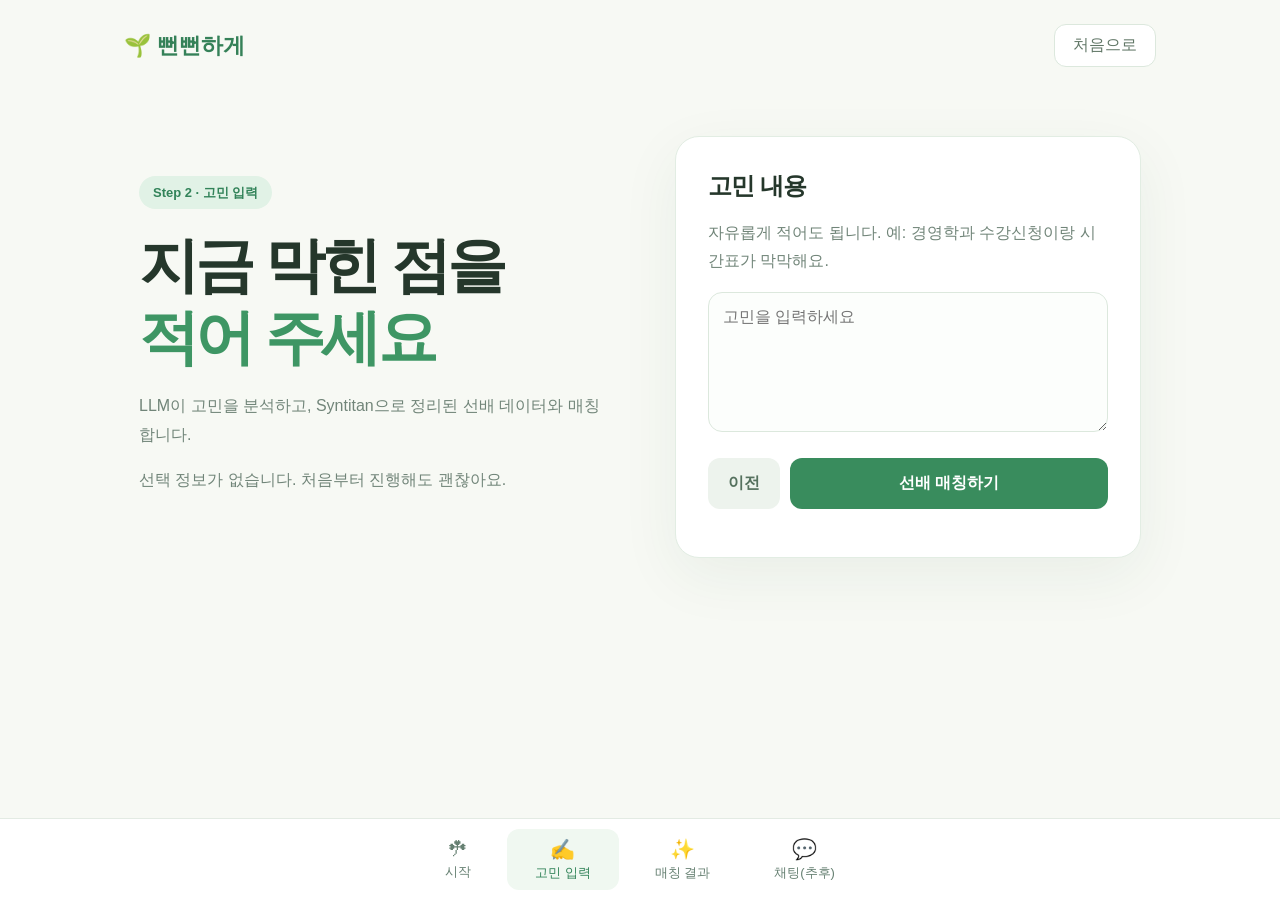
<file: campus-mentor-project/clean_project/frontend/concern/index.html>
﻿<!doctype html>
<html lang="ko">
<head>
  <meta charset="utf-8">
  <meta name="viewport" content="width=device-width, initial-scale=1">
  <title>고민 입력 · 뻔뻔하게</title>
  <link rel="stylesheet" href="../shared/styles.css">
</head>
<body>
  <header>
    <div class="logo">🌱 뻔뻔하게</div>
    <a class="login" href="../main.html" style="text-decoration:none">처음으로</a>
  </header>
  <main>
    <div class="layout">
      <section>
        <span class="badge">Step 2 · 고민 입력</span>
        <h1>지금 막힌 점을<br><span>적어 주세요</span></h1>
        <p class="intro">LLM이 고민을 분석하고, Syntitan으로 정리된 선배 데이터와 매칭합니다.</p>
        <p class="hint" id="choice-summary">선택 정보가 없습니다. 처음부터 진행해도 괜찮아요.</p>
      </section>
      <section class="card">
        <h2>고민 내용</h2>
        <p class="hint">자유롭게 적어도 됩니다. 예: 경영학과 수강신청이랑 시간표가 막막해요.</p>
        <textarea class="concern" id="concern" placeholder="고민을 입력하세요"></textarea>
        <div class="actions">
          <button class="back" type="button" id="back">이전</button>
          <button class="primary" type="button" id="submit">선배 매칭하기</button>
        </div>
        <p class="error" id="error" hidden></p>
        <p class="note" id="status"></p>
      </section>
    </div>
  </main>
  <nav class="nav" aria-label="하단 메뉴">
    <a href="../main.html"><span>☘</span>시작</a>
    <a class="active" href="./"><span>✍</span>고민 입력</a>
    <a href="../result/"><span>✨</span>매칭 결과</a>
    <a href="../chat/"><span>💬</span>채팅(추후)</a>
  </nav>
  <script src="../shared/api.js"></script>
  <script>
    let choice = null;
    try { choice = JSON.parse(sessionStorage.getItem('ppunppun-choice') || 'null'); } catch (e) {}
    const summary = document.querySelector('#choice-summary');
    if (choice) {
      summary.textContent = `선택: ${choice.status || '-'} · ${choice.reason || '-'} · ${choice.detail || '-'}`;
    }

    document.querySelector('#back').onclick = () => { location.href = '../main.html'; };

    document.querySelector('#submit').onclick = async () => {
      const concern = document.querySelector('#concern').value.trim();
      const error = document.querySelector('#error');
      const status = document.querySelector('#status');
      const btn = document.querySelector('#submit');
      error.hidden = true;
      if (!concern && !choice) {
        error.hidden = false;
        error.textContent = '고민 문장 또는 이전 선택 중 하나는 필요합니다.';
        return;
      }
      btn.disabled = true;
      status.textContent = 'AI가 고민을 분석하고 선배를 매칭하는 중...';
      try {
        const result = await MentorApi.match({
          concern_text: concern || null,
          choice: choice,
          top_k: 3,
          use_llm: true
        });
        sessionStorage.setItem('ppunppun-match', JSON.stringify(result));
        sessionStorage.setItem('ppunppun-concern', concern);
        location.href = '../result/';
      } catch (e) {
        error.hidden = false;
        error.textContent = e.message + ' – 백엔드 서버(uvicorn)가 켜져 있는지 확인해 주세요.';
        status.textContent = '';
        btn.disabled = false;
      }
    };
  </script>
</body>
</html>
</file>
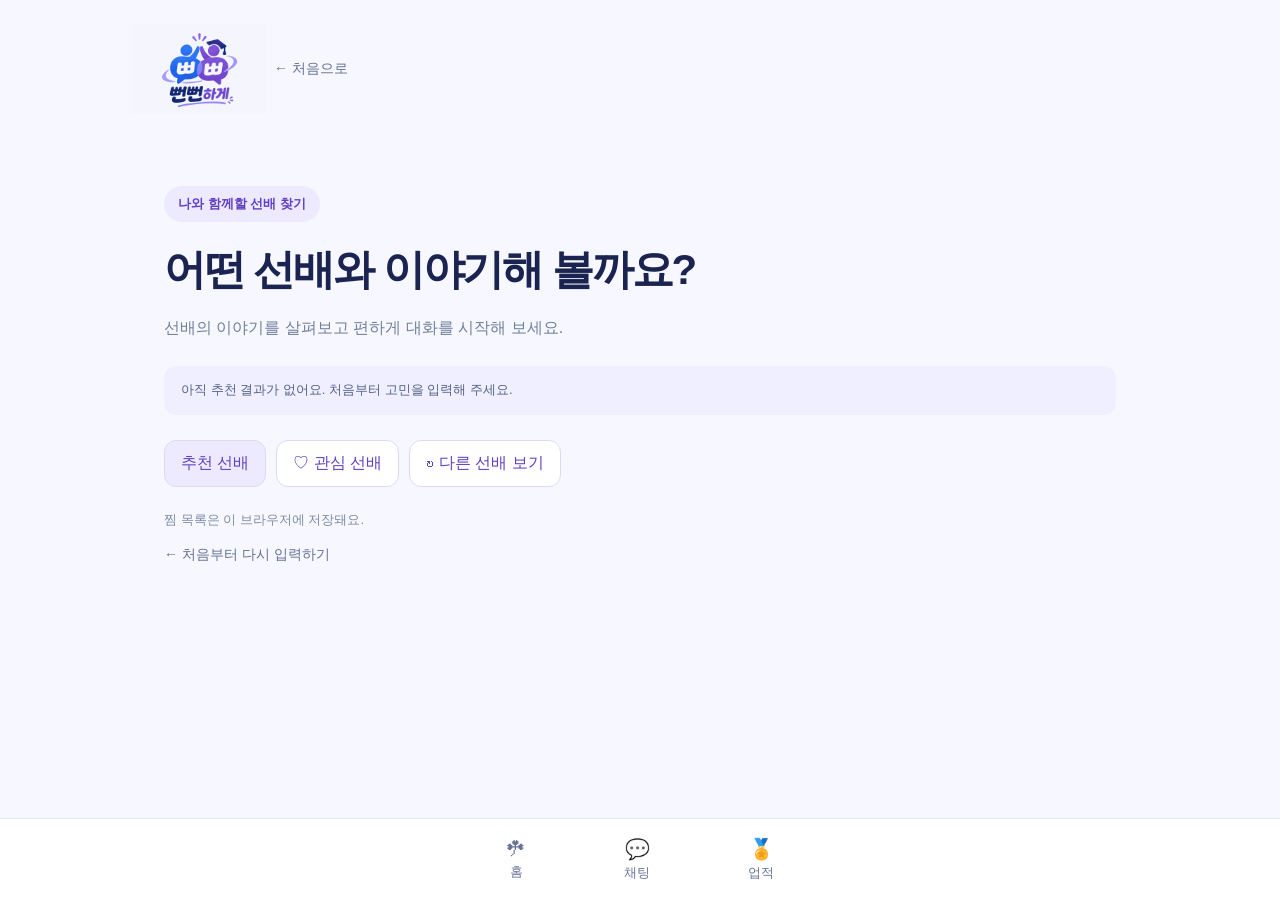
<file: campus-mentor-project/clean_project/frontend/result/index.html>
﻿<!doctype html>
<html lang="ko">
<head>
<meta charset="utf-8"><meta name="viewport" content="width=device-width,initial-scale=1"><title>추천 선배 | 뻔뻔하게</title>
<style>
*{box-sizing:border-box}body{margin:0;background:#f7f8ff;color:#1b2451;font-family:Pretendard,'Malgun Gothic',sans-serif}header{max-width:1080px;margin:auto;padding:24px;display:flex;justify-content:space-between;align-items:center}.logo{font-size:22px;font-weight:900;color:#283c91;text-decoration:none}.home{color:#647092;text-decoration:none;font-size:14px}main{max-width:1000px;margin:48px auto 120px;padding:0 24px}.badge{display:inline-block;background:#edeaff;color:#6140c4;padding:9px 14px;border-radius:30px;font-weight:700;font-size:13px}h1{font-size:clamp(30px,4vw,42px);letter-spacing:-.05em;margin:20px 0 10px}.intro{line-height:1.7;color:#72809b}.notice{background:#f0efff;color:#546286;padding:14px 17px;border-radius:12px;font-size:13px;line-height:1.6;margin:25px 0}.grid{display:grid;grid-template-columns:repeat(3,1fr);gap:18px}.card{background:#fff;border:1px solid #e1e5f5;border-radius:22px;padding:24px;box-shadow:0 18px 50px #30346b0d;display:flex;flex-direction:column}.avatar{width:52px;height:52px;border-radius:18px;background:#edeaff;color:#6140c4;display:grid;place-items:center;font-size:22px;font-weight:700}.card h2{font-size:20px;margin:18px 0 5px}.meta{color:#7f8aa3;font-size:13px;margin:0}.reason{line-height:1.7;color:#66728f;font-size:14px;flex:1;margin:20px 0}.button{display:block;text-align:center;text-decoration:none;background:#345fe0;color:white;padding:14px;border-radius:12px;font-size:14px;font-weight:700}.button:hover{background:#254bc1}.nav{position:fixed;bottom:0;left:0;right:0;background:#fff;border-top:1px solid #e2e5f3;display:flex;justify-content:center;gap:8px;padding:10px 20px calc(10px + env(safe-area-inset-bottom))}.nav a{color:#687398;text-decoration:none;text-align:center;padding:8px 45px;border-radius:12px;font-size:13px}.nav span{display:block;font-size:20px;margin-bottom:3px}@media(max-width:760px){main{margin:25px auto 110px}.grid{grid-template-columns:1fr}.nav a{padding:8px 35px}}

.logo{display:inline-flex;align-items:center;line-height:0}.logo img{display:block;width:150px;height:90px;object-fit:contain;mix-blend-mode:multiply}@media(max-width:760px){.logo img{width:120px;height:72px}}
.result-tools{display:flex;gap:10px;flex-wrap:wrap;margin:24px 0}.result-tools button,.favorite{font:inherit;border:1px solid #ded9fa;border-radius:12px;padding:12px 16px;background:white;color:#6140c4;cursor:pointer}.result-tools button[aria-pressed="true"],.favorite[aria-pressed="true"]{background:#edeaff}.result-tools button:disabled{opacity:.5;cursor:not-allowed}.favorite{align-self:flex-end;margin-bottom:12px}.result-tools button:focus-visible,.favorite:focus-visible{outline:3px solid #7656e2;outline-offset:2px}</style></head><body>
<header>
  <a class="logo" href="../main.html">
    <img src="../assets/brand-logo.png" alt="뻔뻔하게 홈">
  </a>
  <a class="home" href="../main.html">← 처음으로</a>
</header>

<main>
  <span class="badge">나와 함께할 선배 찾기</span>
  <h1>어떤 선배와 이야기해 볼까요?</h1>
  <p class="intro">선배의 이야기를 살펴보고 편하게 대화를 시작해 보세요.</p>
  <p class="notice" id="notice">추천 결과를 확인하고 있어요.</p><p class="meta" id="analysis-status" aria-live="polite"></p>
<p class="hint" id="analysis-source"></p>
  <div class="result-tools"><button type="button" id="show-recommended" aria-pressed="true">추천 선배</button><button type="button" id="show-favorites" aria-pressed="false">♡ 관심 선배</button><button type="button" id="reroll">↻ 다른 선배 보기</button></div><p class="meta">찜 목록은 이 브라우저에 저장돼요.</p><p id="result-feedback" class="notice" role="status" hidden></p><div class="grid" id="mentors"></div><p id="retry" hidden><a class="home" href="../main.html">← 처음부터 다시 입력하기</a></p>
</main>

<nav class="nav" aria-label="하단 메뉴">
  <a href="../main.html"><span>☘</span>홈</a>
  <a href="#" id="open-chat"><span>💬</span>채팅</a>
</nav>
<script src="../assets/achievements.js"></script>
<script>
const list=document.querySelector('#mentors');
const notice=document.querySelector('#notice');
const retry=document.querySelector('#retry');
const nextMatch=document.querySelector('#reroll');
const chatUrl=id=>'../chat/index.html?role=junior&mentor='+encodeURIComponent(id);
let result=null;
try{result=JSON.parse(sessionStorage.getItem('ppunppun-match')||'null')}catch(e){}
let favoritesOnly=false;
function favoriteKey(){try{const user=JSON.parse(localStorage.getItem('ppunppun-junior-session')||'null');return 'ppunppun-favorites-v1:'+encodeURIComponent(user?.junior_id||'guest')}catch(e){return 'ppunppun-favorites-v1:guest'}}
function loadFavorites(){try{const data=JSON.parse(localStorage.getItem(favoriteKey())||'[]');return Array.isArray(data)?data.filter(m=>m&&m.mentor_id):[]}catch(e){return []}}
function feedback(text){const el=document.querySelector('#result-feedback');el.textContent=text;el.hidden=!text}
function renderMatches(){
list.replaceChildren();retry.hidden=true;
const matches=favoritesOnly?loadFavorites():(Array.isArray(result?.matches)?result.matches:[]);
document.querySelector('#show-recommended').setAttribute('aria-pressed',String(!favoritesOnly));
document.querySelector('#show-favorites').setAttribute('aria-pressed',String(favoritesOnly));
  nextMatch.disabled=favoritesOnly;
const status=document.querySelector('#analysis-status');
if(result){
  const singleLlm=result.extraction_source==='llm'&&result.recommendation_source==='llm';
  const extractionLabel=({llm:'LLM이 고민 내용을 분석',stub:'규칙 기반 분석',client:'입력된 조건 사용'})[result.extraction_source]||'분석 방식 확인 불가';
  const recommendationLabel=result.recommendation_source==='llm'?'LLM이 후보 선배를 최종 비교':'규칙 기반 후보 정렬';
  status.textContent=singleLlm
    ?'분석 방식: LLM 한 번이 핵심 키워드, 상황 요약, 선배 적합도, 상위 3명과 추천 이유를 함께 판단'
    :`분석 방식: ${extractionLabel} · 추천 방식: ${recommendationLabel}`;
}
if(favoritesOnly&&!matches.length){notice.textContent='아직 찜한 선배가 없어요. 추천 카드에서 ♡ 찜하기를 눌러 주세요.';
}else if(!favoritesOnly&&(!result||!Array.isArray(result.matches))){
  notice.textContent='아직 추천 결과가 없어요. 처음부터 고민을 입력해 주세요.';retry.hidden=false;
}else if(matches.length===0){
  notice.textContent='입력한 조건에 맞는 선배를 찾지 못했어요. 고민을 다시 작성해 주세요.';retry.hidden=false;
}else{
  notice.textContent=favoritesOnly?'찜한 선배들이에요. 저장 당시의 소개가 표시됩니다.':'입력한 고민을 바탕으로 추천한 선배예요.';
  PpunAchievements.award('recommendation');
  const analysisSource = document.querySelector('#analysis-source');
  if (analysisSource && result && !favoritesOnly) {
    analysisSource.textContent = result.extraction_source === 'llm' && result.recommendation_source === 'llm'
      ? '분석 방식: AI LLM 한 번의 응답으로 고민 키워드, 상황, 선배 적합도와 추천 이유를 만들었습니다.'
      : result.extraction_source === 'llm'
      ? '분석 방식: AI LLM이 고민 문장에서 관심사와 상황을 추출했습니다.'
      : '분석 방식: 규칙 기반 분석이 사용되었습니다.';
  }
  matches.forEach(mentor=>{
    const card=document.createElement('article');card.className='card';
    const avatar=document.createElement('div');avatar.className='avatar';avatar.setAttribute('aria-hidden','true');avatar.textContent=String(mentor.display_name||mentor.mentor_id||'?').charAt(0);
    const name=document.createElement('h2');name.textContent=String(mentor.display_name||mentor.mentor_id||'선배');
    const meta=document.createElement('p');meta.className='meta';meta.textContent=mentor.major||'';
    const bio=document.createElement('p');bio.className='reason';bio.textContent=mentor.bio||(Array.isArray(mentor.help_topics)?mentor.help_topics.join(' · '):'');
    if(mentor.mentor_id){
      const favorite=document.createElement('button');favorite.type='button';favorite.className='favorite';
      const selected=loadFavorites().some(m=>String(m.mentor_id)===String(mentor.mentor_id));
      favorite.textContent=selected?'♥ 찜 해제':'♡ 찜하기';favorite.setAttribute('aria-pressed',String(selected));favorite.setAttribute('aria-label',name.textContent+' '+favorite.textContent);
      favorite.onclick=()=>{const current=loadFavorites();const exists=current.some(m=>String(m.mentor_id)===String(mentor.mentor_id));const updated=exists?current.filter(m=>String(m.mentor_id)!==String(mentor.mentor_id)):[...current,mentor];try{localStorage.setItem(favoriteKey(),JSON.stringify(updated));feedback(exists?'관심 선배에서 해제했어요.':'관심 선배에 저장했어요.');renderMatches()}catch(e){feedback('브라우저 저장이 제한되어 찜 목록을 저장하지 못했어요.')}};
      card.append(favorite);
    }
    card.append(avatar,name,meta,bio);
    if(Array.isArray(mentor.reasons)&&mentor.reasons.length){const title=document.createElement('strong');title.textContent='추천 이유';const reasons=document.createElement('ul');reasons.className='reason';reasons.style.cssText='padding-left:20px;flex:none;margin-top:8px';mentor.reasons.forEach(reason=>{const item=document.createElement('li');item.textContent=String(reason);reasons.appendChild(item)});card.append(title,reasons)}
    if(mentor.mentor_id){const link=document.createElement('a');link.className='button';link.href=chatUrl(mentor.mentor_id);link.onclick=()=>{PpunAchievements.selectMentor(mentor.mentor_id);try{sessionStorage.setItem('ppunppun-selected-mentor',String(mentor.mentor_id))}catch(e){}};link.textContent='대화 시작하기 →';card.appendChild(link)}
    list.appendChild(card);
  });
  nextMatch.hidden=false;
}
nextMatch.onclick=async()=>{
  let offset=0;
  try{offset=Number(sessionStorage.getItem('ppunppun-match-offset')||'0')}catch(e){}
  const nextOffset=offset+3;
  nextMatch.disabled=true;
  nextMatch.textContent='다음 선배를 찾는 중...';
  notice.textContent='이전 추천 다음 순위의 선배를 찾고 있어요.';
  try{
    const concernText=sessionStorage.getItem('ppunppun-concern')||'';
    let choice=null;
    try{choice=JSON.parse(sessionStorage.getItem('ppunppun-choice')||'null')}catch(e){}
    const base=location.protocol==='file:'?'http://127.0.0.1:8000':'';
    const extraction=(result&&result.extraction)?result.extraction:null;
    const response=await fetch(base+'/api/match',{method:'POST',headers:{'Content-Type':'application/json'},body:JSON.stringify({concern_text:concernText,choice:choice,extraction:extraction,top_k:3,rank_offset:nextOffset,use_llm:false})});
    if(!response.ok)throw new Error('요청 실패');
    const nextResult=await response.json();
    if(!Array.isArray(nextResult.matches)||nextResult.matches.length===0){
      notice.textContent='더 추천할 선배가 없어요.';
      nextMatch.textContent='더 추천할 선배 없음';
      return;
    }
    sessionStorage.setItem('ppunppun-match-offset',String(nextOffset));
    sessionStorage.setItem('ppunppun-match',JSON.stringify(nextResult));
    location.reload();
  }catch(e){
    notice.textContent='다음 추천 요청에 실패했어요. 다시 시도해 주세요.';
    nextMatch.disabled=false;
    nextMatch.textContent='다시 매칭';
  }
};
document.querySelector('#analysis-status').hidden=favoritesOnly;
document.querySelector('#analysis-source').hidden=favoritesOnly;
}
renderMatches();
document.querySelector('#show-recommended').onclick=()=>{favoritesOnly=false;renderMatches()};
document.querySelector('#show-favorites').onclick=()=>{favoritesOnly=true;renderMatches()};
window.addEventListener('storage',()=>renderMatches());
const chatLink=document.querySelector('#open-chat');
chatLink.onclick=event=>{event.preventDefault();let id='';try{id=sessionStorage.getItem('ppunppun-selected-mentor')||''}catch(e){}if(id){location.href=chatUrl(id)}else{notice.textContent='먼저 추천 선배의 대화 시작하기를 눌러 주세요.';notice.scrollIntoView({behavior:'smooth',block:'center'})}};
</script></body></html>
</file>
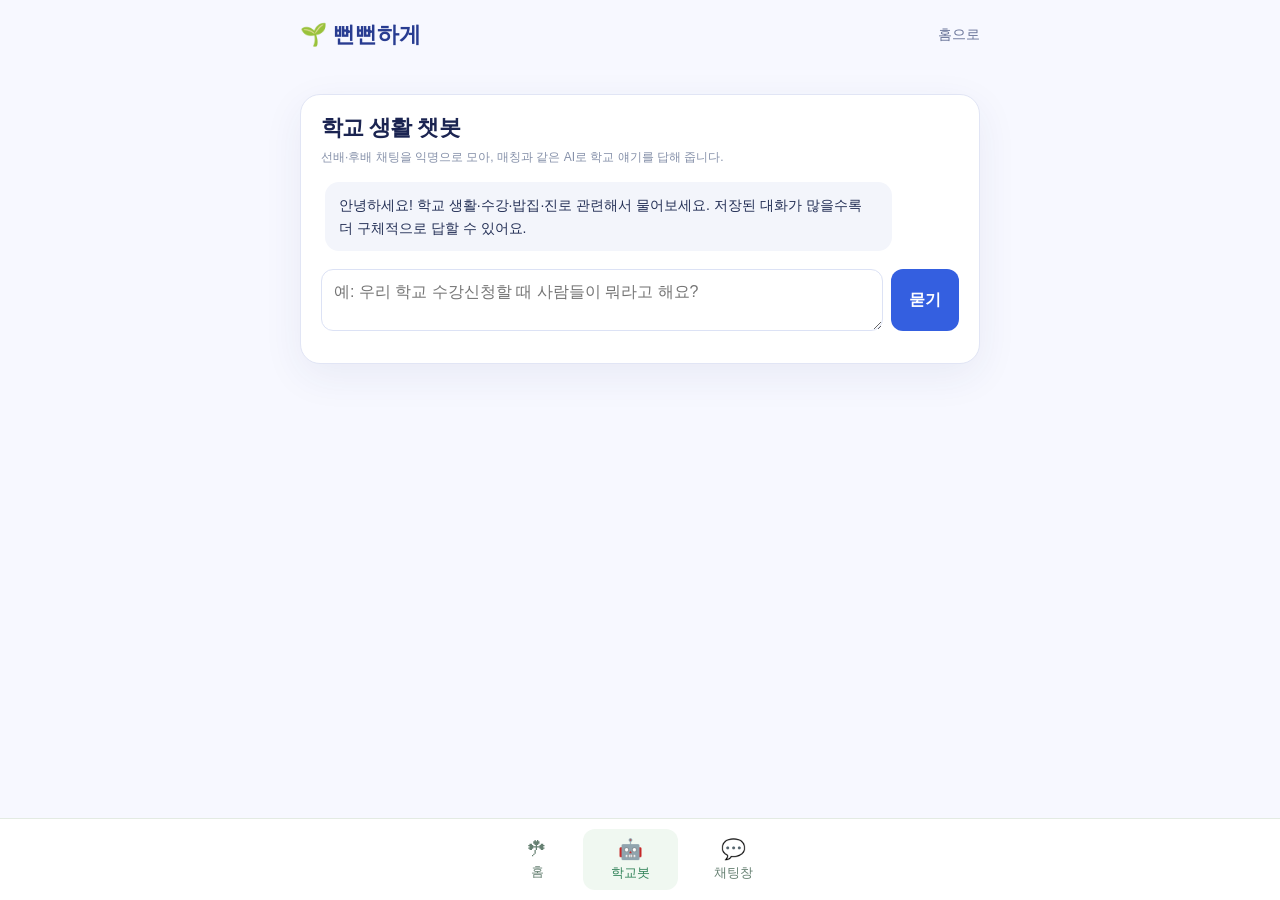
<file: campus-mentor-project/clean_project/frontend/school-bot/index.html>
﻿<!doctype html>
<html lang="ko">
<head>
  <meta charset="utf-8" />
  <meta name="viewport" content="width=device-width, initial-scale=1" />
  <title>학교 챗봇 · 뻔뻔하게</title>
  <link rel="stylesheet" href="../shared/styles.css" />
  <style>
    body { background: #f7f8ff; color: #1b2451; }
    .bot-shell { max-width: 720px; margin: 24px auto 110px; padding: 0 20px; }
    .bot-card { background: #fff; border: 1px solid #e1e5f5; border-radius: 20px; padding: 20px; box-shadow: 0 12px 40px #30346b12; }
    .bot-log { display: grid; gap: 10px; max-height: 55vh; overflow: auto; padding: 4px; margin-bottom: 14px; }
    .bubble { border-radius: 14px; padding: 12px 14px; line-height: 1.6; font-size: 14px; white-space: pre-wrap; }
    .bubble.user { background: #edeaff; color: #3d2f86; justify-self: end; max-width: 85%; }
    .bubble.bot { background: #f3f5fb; color: #243056; justify-self: start; max-width: 90%; }
    .meta { font-size: 12px; color: #8590a9; margin-top: 8px; }
    .composer { display: flex; gap: 8px; }
    .composer textarea { flex: 1; min-height: 54px; border: 1px solid #dce2f5; border-radius: 12px; padding: 12px; font: inherit; resize: vertical; }
    .composer button { border: 0; border-radius: 12px; background: #345fe0; color: #fff; font-weight: 700; padding: 0 18px; cursor: pointer; }
    .composer button:disabled { opacity: .45; cursor: not-allowed; }
    .error { color: #b42318; font-size: 13px; margin-top: 10px; }
    header { max-width: 720px; margin: auto; padding: 20px; display: flex; justify-content: space-between; align-items: center; }
    .logo a { color: #283c91; font-weight: 900; text-decoration: none; }
  </style>
</head>
<body>
  <header>
    <div class="logo"><a href="../main.html">🌱 뻔뻔하게</a></div>
    <a href="../main.html" style="color:#687398;text-decoration:none;font-size:14px">홈으로</a>
  </header>
  <main class="bot-shell">
    <section class="bot-card">
      <h1 style="margin:0 0 6px;font-size:22px;letter-spacing:-.03em">학교 생활 챗봇</h1>
      <p class="meta" id="school-label">선배·후배 채팅을 익명으로 모아, 매칭과 같은 AI로 학교 얘기를 답해 줍니다.</p>
      <div class="bot-log" id="log" aria-live="polite"></div>
      <form class="composer" id="form">
        <textarea id="question" placeholder="예: 우리 학교 수강신청할 때 사람들이 뭐라고 해요?" maxlength="1000" required></textarea>
        <button type="submit" id="send">묻기</button>
      </form>
      <p class="error" id="error" hidden></p>
      <p class="meta" id="status"></p>
    </section>
  </main>
  <nav class="nav" aria-label="하단 메뉴">
    <a href="../main.html"><span>☘</span>홈</a>
    <a class="active" href="./"><span>🤖</span>학교봇</a>
    <a href="../result/index.html"><span>💬</span>채팅창</a>
  </nav>

  <script src="../shared/api.js"></script>
  <script>
    const log = document.querySelector('#log');
    const form = document.querySelector('#form');
    const input = document.querySelector('#question');
    const send = document.querySelector('#send');
    const error = document.querySelector('#error');
    const status = document.querySelector('#status');

    const school = localStorage.getItem('ppunppun-school') || sessionStorage.getItem('ppunppun-school') || '';
    document.querySelector('#school-label').textContent =
      (school ? `선택한 학교: ${school}. ` : '') +
      '선배·후배 채팅을 익명으로 모아, 매칭과 같은 AI로 학교 얘기를 답해 줍니다.';

    function addBubble(role, text) {
      const el = document.createElement('div');
      el.className = 'bubble ' + role;
      el.textContent = text;
      log.appendChild(el);
      log.scrollTop = log.scrollHeight;
    }

    addBubble('bot', '안녕하세요! 학교 생활·수강·밥집·진로 관련해서 물어보세요. 저장된 대화가 많을수록 더 구체적으로 답할 수 있어요.');

    form.addEventListener('submit', async (e) => {
      e.preventDefault();
      const question = input.value.trim();
      if (!question) return;

      error.hidden = true;
      addBubble('user', question);
      input.value = '';
      send.disabled = true;
      status.textContent = '답변 작성 중…';

      try {
        const data = await MentorApi.schoolBot({ question, school, history_limit: 80 });
        addBubble('bot', data.answer || '(빈 응답)');
        status.textContent = `참고 메시지 ${data.used_message_count || 0}개 · source=${data.source || '-'}`;
      } catch (err) {
        error.hidden = false;
        error.textContent = err.message || String(err);
        status.textContent = '';
        addBubble('bot', '지금은 답변을 가져오지 못했어요. 서버가 켜져 있는지 확인해 주세요.');
      } finally {
        send.disabled = false;
        input.focus();
      }
    });
  </script>
</body>
</html>
</file>
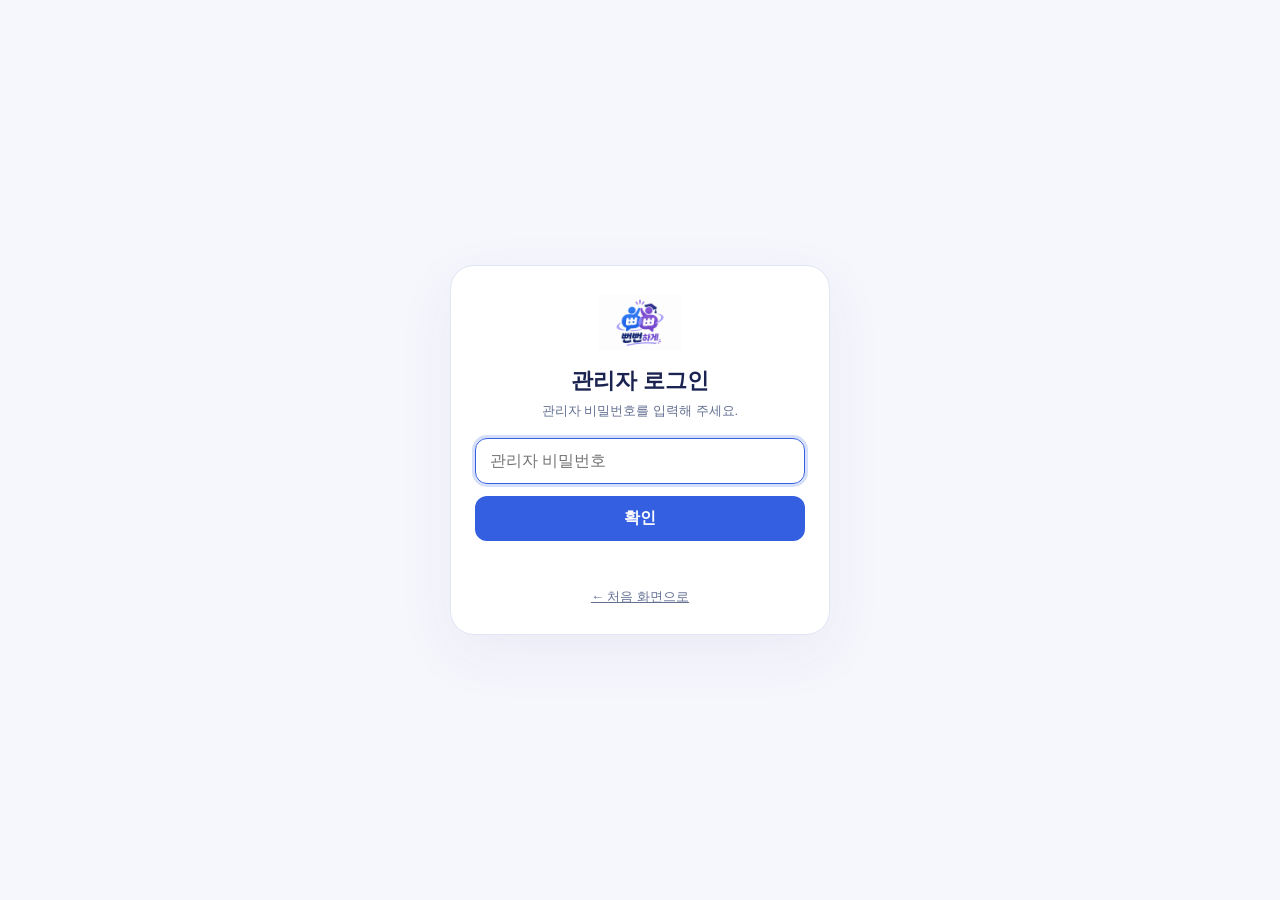
<file: campus-mentor-project/frontend/admin.html>
<!DOCTYPE html>
<html lang="ko">
<head>
<meta charset="UTF-8" />
<meta name="viewport" content="width=device-width, initial-scale=1.0" />
<title>뻔뻔하게 관리자 화면</title>
<style>
  *{box-sizing:border-box}
  body{margin:0;background:#f6f7fd;color:#1b2451;font-family:"Pretendard","Apple SD Gothic Neo","Malgun Gothic",sans-serif}
  [hidden]{display:none !important}
  header{max-width:880px;margin:auto;padding:24px 16px 8px;display:flex;align-items:center;gap:14px}
  header img{height:44px}
  header h1{margin:0;font-size:22px;flex:1}
  main{max-width:880px;margin:auto;padding:8px 16px 40px}
  .stats{display:grid;grid-template-columns:repeat(2,1fr);gap:12px;margin:12px 0 20px}
  .stat{background:#fff;border:1px solid #e1e5f5;border-radius:18px;padding:18px}
  .stat span{display:block;font-size:13px;color:#647092}
  .stat strong{display:block;font-size:30px;margin-top:6px}
  .stat.active strong{color:#345fe0}
  .list-head{display:flex;justify-content:space-between;align-items:baseline;gap:8px;margin-bottom:10px}
  .list-head h2{margin:0;font-size:17px}
  .updated{font-size:12px;color:#8a93ad}
  ul{list-style:none;margin:0;padding:0;display:grid;gap:10px}
  li{background:#fff;border:1px solid #e1e5f5;border-radius:16px;padding:14px 16px;display:flex;flex-wrap:wrap;align-items:center;gap:8px 14px;transition:background .6s,border-color .6s}
  li.new{background:#fff8e1;border-color:#f3c64d;box-shadow:0 6px 20px #f3c64d33}
  .pair{flex:1 1 260px;font-weight:700;font-size:16px;word-break:keep-all;overflow-wrap:anywhere}
  .pair .arrow{color:#8a93ad;margin:0 6px}
  .meta{font-size:13px;color:#647092;display:flex;gap:12px;flex-wrap:wrap}
  .badge{display:inline-block;border-radius:999px;padding:3px 10px;font-size:12px;font-weight:700}
  .badge.new{background:#f3c64d;color:#3d2c00}
  .badge.on{background:#e3ebff;color:#2b4fc2}
  .badge.off{background:#eceef4;color:#69728c}
  .badge.reported{background:#ffe1e1;color:#b42323}
  .empty,.error{text-align:center;color:#647092;padding:28px 0}
  .error{color:#c03a3a}
  .tabs{display:flex;gap:8px;margin:8px 0 4px}
  .tab{border:1px solid #dce2f5;background:#fff;color:#647092;border-radius:12px;padding:10px 18px;font:inherit;font-weight:700;cursor:pointer}
  .tab[aria-selected="true"]{background:#345fe0;border-color:#345fe0;color:#fff}
  .tab .count{display:inline-block;min-width:20px;margin-left:6px;border-radius:999px;background:#f3c64d;color:#3d2c00;font-size:12px;padding:1px 6px}
  .btn{border:0;border-radius:12px;padding:12px 18px;font:inherit;font-weight:700;cursor:pointer;background:#345fe0;color:#fff}
  .btn.ghost{background:#fff;color:#647092;border:1px solid #dce2f5;padding:9px 14px}
  .btn:disabled{opacity:.5;cursor:not-allowed}
  /* 비밀번호 화면 */
  .login-view{min-height:100vh;display:flex;align-items:center;justify-content:center;padding:24px 16px}
  .login-card{width:100%;max-width:380px;background:#fff;border:1px solid #e1e5f5;border-radius:24px;padding:28px 24px;text-align:center;box-shadow:0 18px 60px #30346b10}
  .login-card img{height:56px;margin-bottom:12px}
  .login-card h1{margin:0 0 6px;font-size:22px}
  .login-card p{margin:0 0 18px;font-size:13px;color:#647092}
  .login-card input{width:100%;font:inherit;padding:13px 14px;border:1px solid #dce2f5;border-radius:12px;margin-bottom:12px}
  .login-card input:focus{outline:3px solid #345fe033;border-color:#345fe0}
  .login-card .btn{width:100%}
  .form-error{color:#c03a3a;font-size:13px;margin:12px 0 0;min-height:1.2em}
  .back-home{display:inline-block;margin-top:14px;font-size:13px;color:#647092}
  /* 신고 */
  li.report{cursor:pointer;flex-direction:column;align-items:stretch}
  li.report:hover,li.report:focus-visible{border-color:#345fe0;outline:none}
  li.report.selected{border-color:#345fe0;box-shadow:0 0 0 2px #345fe033}
  .report-top{display:flex;flex-wrap:wrap;gap:6px 10px;align-items:center}
  .report-target{font-weight:700}
  .report-reason{font-size:14px}
  .report-detail{font-size:13px;color:#4d5878;white-space:pre-wrap;overflow-wrap:anywhere}
  .viewer{margin-top:20px;background:#fff;border:1px solid #e1e5f5;border-radius:18px;padding:18px}
  .viewer h3{margin:0 0 4px;font-size:16px}
  .viewer .hint{margin:0 0 12px;font-size:12px;color:#8a93ad}
  .msgs{display:flex;flex-direction:column;gap:8px;max-height:420px;overflow:auto}
  .msg{max-width:80%;padding:10px 12px;border-radius:14px;font-size:14px;white-space:pre-wrap;overflow-wrap:anywhere}
  .msg.junior{align-self:flex-start;background:#eef0fb}
  .msg.senior{align-self:flex-end;background:#e3ebff}
  .msg small{display:block;font-size:11px;color:#8a93ad;margin-bottom:3px}
  @media(max-width:480px){header h1{font-size:18px}header img{height:36px}.stat strong{font-size:24px}}
</style>
</head>
<body>
<!-- 첫 화면: 관리자 비밀번호 -->
<section class="login-view" id="login-view" hidden>
  <form class="login-card" id="admin-login" novalidate>
    <img src="./assets/brand-logo.png" alt="뻔뻔하게" />
    <h1>관리자 로그인</h1>
    <p>관리자 비밀번호를 입력해 주세요.</p>
    <input type="password" id="admin-password" autocomplete="current-password" aria-label="관리자 비밀번호" placeholder="관리자 비밀번호" />
    <button class="btn" id="admin-login-btn" type="submit">확인</button>
    <p class="form-error" id="admin-login-error" role="alert"></p>
    <a class="back-home" href="./main.html">← 처음 화면으로</a>
  </form>
</section>

<!-- 로그인 후: 매칭 목록 + 신고 -->
<div id="app-view" hidden>
  <header>
    <img src="./assets/brand-logo.png" alt="뻔뻔하게" />
    <h1>뻔뻔하게 관리자 화면</h1>
    <button class="btn ghost" id="admin-logout" type="button">로그아웃</button>
  </header>
  <main>
    <nav class="tabs" role="tablist" aria-label="관리자 메뉴">
      <button class="tab" role="tab" id="tab-matches" aria-selected="true" aria-controls="panel-matches">매칭</button>
      <button class="tab" role="tab" id="tab-reports" aria-selected="false" aria-controls="panel-reports">신고<span class="count" id="new-report-count" hidden></span></button>
    </nav>

    <section id="panel-matches" role="tabpanel" aria-labelledby="tab-matches">
      <section class="stats" aria-label="요약">
        <div class="stat"><span>총 매칭 수</span><strong id="total">-</strong></div>
        <div class="stat active"><span>진행 중 대화</span><strong id="active">-</strong></div>
      </section>
      <div class="list-head">
        <h2>매칭 목록</h2>
        <span class="updated" id="updated" aria-live="polite"></span>
      </div>
      <ul id="list"></ul>
      <p class="empty" id="empty" hidden>아직 매칭된 대화가 없어요.</p>
      <p class="error" id="error" role="alert" hidden>목록을 불러오지 못했어요. 서버 연결을 확인해 주세요.</p>
    </section>

    <section id="panel-reports" role="tabpanel" aria-labelledby="tab-reports" hidden>
      <div class="list-head"><h2>신고 목록</h2></div>
      <ul id="report-list"></ul>
      <p class="empty" id="report-empty" hidden>아직 접수된 신고가 없어요.</p>
      <p class="error" id="report-error" role="alert" hidden></p>
      <section class="viewer" id="viewer" hidden aria-live="polite">
        <h3 id="viewer-title"></h3>
        <p class="hint">읽기 전용 · 신고된 대화만 볼 수 있어요</p>
        <div class="msgs" id="viewer-msgs"></div>
      </section>
    </section>
  </main>
</div>

<script>
// 시연용 관리자 화면. 매칭 목록에는 메시지 내용이 없고, 신고된 대화만 열람 가능
const POLL_MS = 2000;
const NEW_BADGE_MS = 30000; // "새 매칭"·"새 신고" 표시 유지 시간
const API_BASE = location.protocol === 'file:' ? 'http://127.0.0.1:8000' : '';
const ADMIN_TOKEN_KEY = 'ppunppun-admin-token';
const $ = (id) => document.getElementById(id);

let pollTimer = null;
const seenMatches = new Set();
const newMatches = new Map();
let firstMatchLoad = true;
const seenReports = new Set();
const newReports = new Map();
let firstReportLoad = true;
let selectedReportId = null;
let loading = false;

function adminToken() { try { return sessionStorage.getItem(ADMIN_TOKEN_KEY) || ''; } catch { return ''; } }
function setAdminToken(token) { try { if (token) sessionStorage.setItem(ADMIN_TOKEN_KEY, token); else sessionStorage.removeItem(ADMIN_TOKEN_KEY); } catch {} }

function formatTime(value) {
  const d = new Date(value);
  if (Number.isNaN(d.getTime())) return '';
  const time = d.toLocaleTimeString('ko-KR', { hour: '2-digit', minute: '2-digit', second: '2-digit' });
  return d.toDateString() === new Date().toDateString() ? time : `${d.getMonth() + 1}/${d.getDate()} ${time}`;
}

function el(tag, className, text) {
  const node = document.createElement(tag);
  if (className) node.className = className;
  if (text !== undefined) node.textContent = text;
  return node;
}

// ---- 화면 전환 ----
function showLogin(message) {
  clearInterval(pollTimer);
  pollTimer = null;
  setAdminToken('');
  seenMatches.clear(); newMatches.clear(); firstMatchLoad = true;
  seenReports.clear(); newReports.clear(); firstReportLoad = true; selectedReportId = null;
  $('list').replaceChildren(); $('report-list').replaceChildren(); $('viewer').hidden = true;
  $('app-view').hidden = true;
  $('login-view').hidden = false;
  $('admin-login-error').textContent = message || '';
  $('admin-password').value = '';
  $('admin-password').focus();
}

function showApp() {
  $('login-view').hidden = true;
  $('app-view').hidden = false;
  refreshAll();
  clearInterval(pollTimer);
  pollTimer = setInterval(refreshAll, POLL_MS);
}

$('admin-logout').onclick = () => showLogin();

// Enter로도 제출(form submit)
$('admin-login').onsubmit = async (event) => {
  event.preventDefault();
  const btn = $('admin-login-btn');
  btn.disabled = true;
  $('admin-login-error').textContent = '';
  try {
    const res = await fetch(`${API_BASE}/api/admin/login`, {
      method: 'POST',
      headers: { 'Content-Type': 'application/json' },
      body: JSON.stringify({ password: $('admin-password').value }),
    });
    const data = await res.json().catch(() => ({}));
    if (res.ok && data.token) {
      setAdminToken(data.token);
      $('admin-password').value = '';
      showApp();
      return;
    }
    $('admin-login-error').textContent =
      res.status === 401 ? '비밀번호가 맞지 않아요'
      : res.status === 429 ? '잠시 후 다시 시도해 주세요'
      : res.status === 503 ? '서버에 관리자 비밀번호가 설정되지 않았어요'
      : '로그인하지 못했어요. 다시 시도해 주세요';
    $('admin-password').select();
  } catch {
    $('admin-login-error').textContent = '서버에 연결하지 못했어요';
  } finally {
    btn.disabled = false;
  }
};

// 토큰이 만료·무효면(401) 비밀번호 화면으로
async function adminFetch(path) {
  const res = await fetch(`${API_BASE}${path}`, { headers: { Authorization: `Bearer ${adminToken()}` }, cache: 'no-store' });
  if (res.status === 401) { showLogin('다시 로그인해 주세요'); throw new Error('401'); }
  if (!res.ok) { const err = new Error(String(res.status)); err.status = res.status; throw err; }
  return res.json();
}

// ---- 탭 ----
function selectTab(name) {
  const reports = name === 'reports';
  $('tab-matches').setAttribute('aria-selected', String(!reports));
  $('tab-reports').setAttribute('aria-selected', String(reports));
  $('panel-matches').hidden = reports;
  $('panel-reports').hidden = !reports;
}
$('tab-matches').onclick = () => selectTab('matches');
$('tab-reports').onclick = () => selectTab('reports');

// ---- 매칭 목록 ----
const matchKey = (m) => `${m.mentorId}|${m.juniorName}|${m.createdAt}`;

function renderMatches(matches) {
  const now = Date.now();
  matches.forEach((m) => {
    const key = matchKey(m);
    if (!seenMatches.has(key)) {
      seenMatches.add(key);
      if (!firstMatchLoad) newMatches.set(key, now); // 처음 열었을 때 있던 매칭은 새 매칭으로 보지 않음
    }
  });
  firstMatchLoad = false;
  const isNew = (m) => newMatches.has(matchKey(m)) && now - newMatches.get(matchKey(m)) < NEW_BADGE_MS;
  const ordered = [...matches.filter(isNew), ...matches.filter((m) => !isNew(m))];
  const items = ordered.map((m) => {
    const li = el('li', isNew(m) ? 'new' : '');
    const pair = el('div', 'pair');
    if (isNew(m)) pair.append(el('span', 'badge new', '새 매칭'), ' ');
    pair.append(m.juniorName || '이름 없는 후배', el('span', 'arrow', '→'), m.mentorName || m.mentorId);
    const meta = el('div', 'meta');
    meta.append(el('span', '', `연결 ${formatTime(m.createdAt)}`), el('span', '', `메시지 ${m.messageCount}개`));
    const ended = m.status === 'ended';
    li.append(pair, meta);
    if (m.reported) li.append(el('span', 'badge reported', '신고됨'));
    li.append(el('span', `badge ${ended ? 'off' : 'on'}`, ended ? '종료' : '진행중'));
    return li;
  });
  $('list').replaceChildren(...items);
  $('empty').hidden = matches.length > 0;
  $('total').textContent = matches.length;
  $('active').textContent = matches.filter((m) => m.status !== 'ended').length;
}

// ---- 신고 목록 ----
function renderReports(reports) {
  const now = Date.now();
  reports.forEach((r) => {
    if (!seenReports.has(r.reportId)) {
      seenReports.add(r.reportId);
      if (!firstReportLoad) newReports.set(r.reportId, now);
    }
  });
  firstReportLoad = false;
  const isNew = (r) => newReports.has(r.reportId) && now - newReports.get(r.reportId) < NEW_BADGE_MS;
  const items = reports.map((r) => {
    const li = el('li', `report${isNew(r) ? ' new' : ''}${r.reportId === selectedReportId ? ' selected' : ''}`);
    li.tabIndex = 0;
    li.setAttribute('role', 'button');
    const top = el('div', 'report-top');
    if (isNew(r)) top.append(el('span', 'badge new', '새 신고'));
    top.append(el('span', 'badge reported', `${r.reporterRole} 신고`));
    top.append(el('span', 'report-target', `${r.juniorName || '이름 없는 후배'} → ${r.mentorName}`));
    top.append(el('span', 'updated', formatTime(r.createdAt)));
    li.append(top, el('div', 'report-reason', `사유: ${r.reason}`), el('div', 'report-detail', r.detail));
    const open = () => openReport(r);
    li.onclick = open;
    li.onkeydown = (e) => { if (e.key === 'Enter' || e.key === ' ') { e.preventDefault(); open(); } };
    return li;
  });
  $('report-list').replaceChildren(...items);
  $('report-empty').hidden = reports.length > 0;
  const fresh = reports.filter(isNew).length;
  $('new-report-count').hidden = fresh === 0;
  $('new-report-count').textContent = fresh;
}

async function openReport(report) {
  selectedReportId = report.reportId;
  document.querySelectorAll('#report-list li').forEach((li) => li.classList.remove('selected'));
  $('viewer').hidden = false;
  $('viewer-title').textContent = `${report.juniorName || '이름 없는 후배'} ↔ ${report.mentorName} 대화`;
  $('viewer-msgs').replaceChildren(el('p', 'updated', '불러오는 중...'));
  try {
    const messages = await adminFetch(`/api/admin/reports/${encodeURIComponent(report.reportId)}/messages`);
    if (selectedReportId !== report.reportId) return;
    const nodes = messages.map((m) => {
      const box = el('div', `msg ${m.senderRole === 'senior' ? 'senior' : 'junior'}`);
      box.append(el('small', '', `${m.senderRole === 'senior' ? '선배' : '후배'} · ${formatTime(m.createdAt)}`), m.text);
      return box;
    });
    $('viewer-msgs').replaceChildren(...(nodes.length ? nodes : [el('p', 'updated', '메시지가 없어요.')]));
  } catch (err) {
    if (err.message !== '401') $('viewer-msgs').replaceChildren(el('p', 'error', '대화를 불러오지 못했어요.'));
  }
}

// ---- 2초마다 매칭·신고 함께 갱신 ----
async function refreshAll() {
  if (loading || !adminToken()) return;
  loading = true;
  try {
    const [matches, reports] = await Promise.allSettled([adminFetch('/api/admin/matches'), adminFetch('/api/admin/reports')]);
    if (!adminToken()) return; // 401로 로그아웃됨
    if (matches.status === 'fulfilled') {
      renderMatches(matches.value);
      $('error').hidden = true;
      $('updated').textContent = `마지막 갱신 ${formatTime(new Date())}`;
    } else {
      $('error').hidden = false;
    }
    if (reports.status === 'fulfilled') {
      renderReports(reports.value);
      $('report-error').hidden = true;
    } else {
      $('report-error').textContent = '신고 목록을 불러오지 못했어요.';
      $('report-error').hidden = false;
    }
  } finally {
    loading = false;
  }
}

// 저장된 토큰이 있으면 바로 목록(무효면 첫 요청의 401로 비밀번호 화면), 없으면 비밀번호 화면
if (adminToken()) showApp(); else showLogin();
</script>
</body>
</html>
</file>
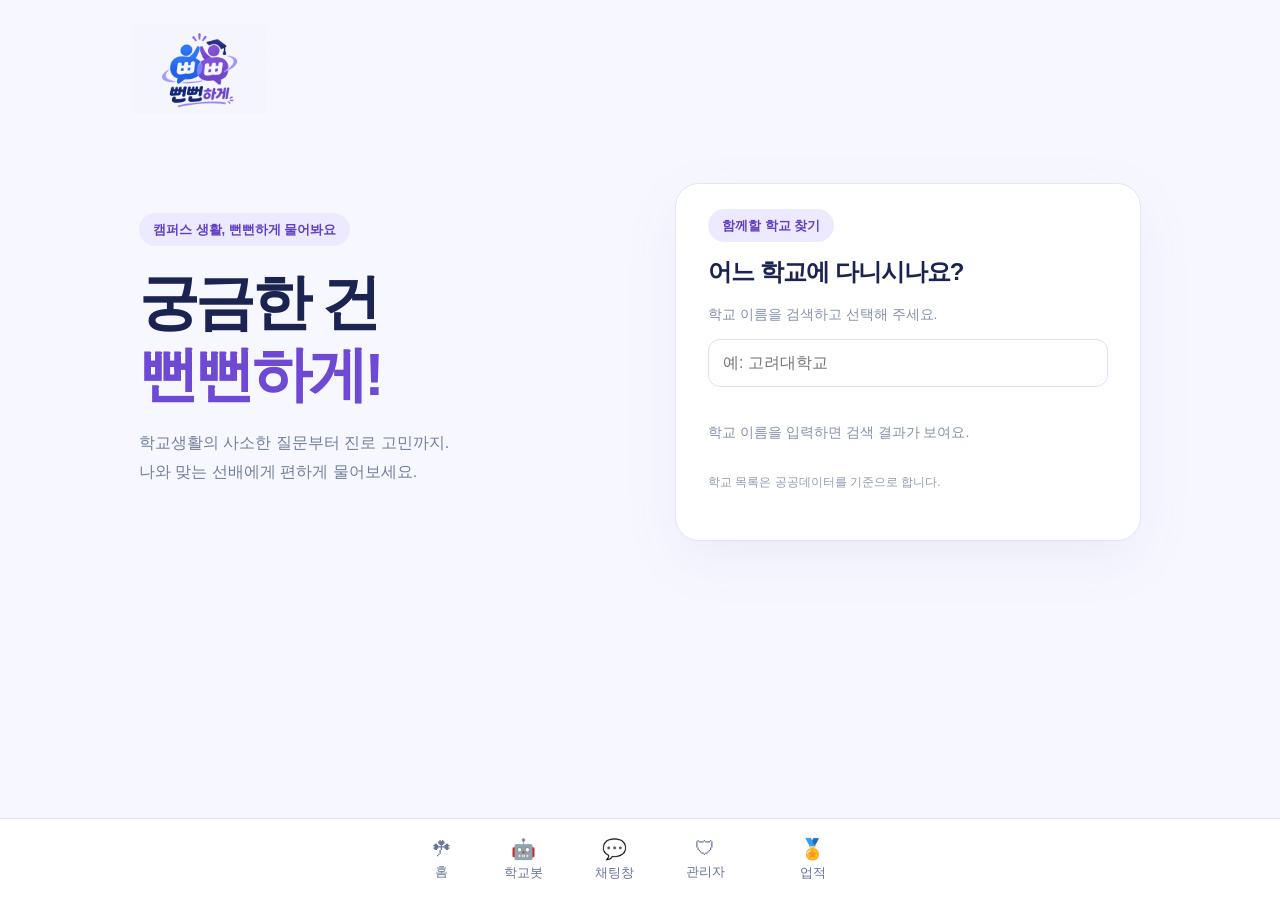
<file: campus-mentor-project/frontend/main.html>
﻿<!doctype html>
<html lang="ko"><head><meta charset="utf-8"><meta name="viewport" content="width=device-width, initial-scale=1"><title>뻔뻔하게</title><style>
*{box-sizing:border-box}body{margin:0;background:#f7f8ff;color:#1b2451;font-family:Pretendard,'Malgun Gothic',sans-serif}header{max-width:1080px;margin:auto;padding:24px;display:flex;align-items:center;justify-content:space-between}.logo{font-size:22px;font-weight:900;color:#283c91}button{font:inherit;cursor:pointer}main{max-width:1050px;margin:45px auto 120px;padding:0 24px}.layout{display:grid;grid-template-columns:1fr 1fr;gap:70px;align-items:center}.badge{background:#edeaff;color:#6140c4;padding:9px 14px;border-radius:30px;font-weight:700;font-size:13px}h1{font-size:clamp(38px,5vw,60px);letter-spacing:-.06em;line-height:1.2;margin:28px 0 18px}h1 span{color:#6d49d4}.intro{color:#72809b;line-height:1.8}.card{background:white;border:1px solid #e1e5f5;border-radius:24px;padding:32px;box-shadow:0 18px 60px #30346b10}h2{font-size:24px;letter-spacing:-.04em;line-height:1.4;margin:0 0 10px}.hint{color:#8590a9;font-size:14px;line-height:1.6}.primary,.back{border:0;border-radius:12px;padding:15px 20px;font-weight:700}.primary{background:#345fe0;color:white;flex:1}.primary:disabled{opacity:.4;cursor:not-allowed}.back{background:#eef0fb;color:#546286}.start{width:100%;margin-top:14px}.top{display:flex;justify-content:space-between;font-size:13px;color:#7d9182}.progress{height:6px;border-radius:10px;background:#eef0fb;margin:15px 0 26px}.bar{height:100%;background:#7656e2;border-radius:10px}.choices{display:grid;gap:9px;margin-top:20px}.choice{border:1px solid #dce2f5;background:white;color:#28335e;text-align:left;border-radius:12px;padding:14px}.choice:hover,.choice.selected{border-color:#7656e2;background:#f2efff;color:#6140c4}.actions{display:flex;gap:10px;margin-top:22px}.note{font-size:12px;color:#919bb1;line-height:1.6;margin:16px 0 0}.nav{position:fixed;bottom:0;left:0;right:0;background:#fff;border-top:1px solid #e2e5f3;display:flex;justify-content:center;gap:8px;padding:10px 20px calc(10px + env(safe-area-inset-bottom));z-index:2}.nav a{color:#687398;text-decoration:none;text-align:center;padding:8px 22px;border-radius:12px;font-size:13px}.nav a:hover{background:#f0efff;color:#5e43c8}.nav span{display:block;font-size:20px;margin-bottom:3px}.notice{color:#72809b;font-size:13px;margin:15px 0 0}@media(max-width:760px){main{margin:25px auto 110px}.layout{grid-template-columns:1fr;gap:30px}.card{padding:24px}h1{margin:20px 0}.nav a{padding:8px 14px}}
.concern-input{width:100%;min-height:145px;resize:vertical;border:1px solid #dce2f5;border-radius:12px;padding:14px;font:inherit;line-height:1.7;color:#28335e}.prefix{background:#f0efff;border-radius:12px;padding:14px;line-height:1.7;color:#51478f;font-size:14px}.secondary{width:100%;margin-top:10px;background:#edeaff;color:#5c43b8;border:0;border-radius:12px;padding:15px;font-weight:700}
.outline-btn{display:block;width:100%;margin:10px 0 0;background:transparent;color:#5c43b8;border:1px solid #cfc6f5;border-radius:12px;padding:14px 15px;font-weight:700;text-align:center;white-space:normal;word-break:keep-all;cursor:pointer}
.match-loading:empty{display:none}.match-loading{display:flex;align-items:center;gap:14px;margin-top:16px;padding:16px;border-radius:14px;background:#f2efff;border:1px solid #e3dcff}.match-spinner{flex:0 0 auto;width:36px;height:36px;border-radius:50%;border:4px solid #dfe3fb;border-top-color:#345fe0;border-right-color:#7656e2;animation:match-spin .9s linear infinite}.match-loading-text{min-width:0;word-break:keep-all}.match-loading-text strong{display:block;font-size:16px;line-height:1.5;color:#283c91}.match-loading-text p{margin:4px 0 0;font-size:13px;line-height:1.5;color:#72809b}.match-loading-time{font-variant-numeric:tabular-nums}@keyframes match-spin{to{transform:rotate(360deg)}}@media(prefers-reduced-motion:reduce){.match-spinner{animation:none}}
.outline-btn:hover{background:#f7f5ff}.role-note{font-size:13px;color:#72809b;line-height:1.6}
.logo{display:inline-flex;align-items:center;line-height:0}.logo img{display:block;width:150px;height:90px;object-fit:contain;mix-blend-mode:multiply}@media(max-width:760px){.logo img{width:120px;height:72px}}
.school-row{display:flex;align-items:center;gap:10px;flex-wrap:wrap;margin:12px 0}.school-row .hint{margin:0}.school-change{border:1px solid #dce2f5;border-radius:9px;background:#fff;color:#647092;padding:6px 10px;font-size:12px;cursor:pointer}.school-change:hover{background:#f2efff;color:#6140c4}
.account-controls{display:flex;align-items:center;gap:8px;flex-wrap:wrap;justify-content:flex-end}.account-button{border:1px solid #dce2f5;border-radius:10px;background:white;color:#5c43b8;padding:9px 12px;font-size:13px}.account-button:hover{background:#f2efff}.auth-switch{text-align:center;color:#97a0b5;font-size:13px;margin:20px 0 0}.auth-switch button{border:0;background:transparent;color:#7661bd;padding:4px;font-size:13px;text-decoration:underline;text-underline-offset:3px}@media(max-width:480px){header{gap:8px;flex-wrap:wrap}.account-button{padding:7px 9px;font-size:12px}}
#junior-login,#senior-login{background:#345fe0;border-color:#345fe0;color:#fff}#junior-login:hover,#senior-login:hover{background:#254bc1;border-color:#254bc1}.account-button.role-login{background:#345fe0;border-color:#345fe0;color:#fff}.account-button.role-login:hover{background:#254bc1;border-color:#254bc1}
</style></head><body><header><a class="logo" href="./main.html" style="text-decoration:none"><img src="./assets/brand-logo.png" alt="뻔뻔하게 홈"></a></header><main><div class="layout"><section><span class="badge">캠퍼스 생활, 뻔뻔하게 물어봐요</span><h1>궁금한 건<br><span>뻔뻔하게!</span></h1><p class="intro">학교생활의 사소한 질문부터 진로 고민까지.<br>나와 맞는 선배에게 편하게 물어보세요.</p></section><section class="card" id="app" aria-live="polite"></section></div></main><nav class="nav" aria-label="하단 메뉴"><a href="./main.html"><span>☘</span>홈</a><a href="./school-bot/"><span>🤖</span>학교봇</a><a href="./result/index.html" id="junior-chat-nav"><span>💬</span>채팅창</a><a href="./admin.html"><span>🛡</span>관리자</a></nav><script src="./universities.js"></script><script src="./assets/achievements.js"></script><script>
const app = document.querySelector('#app');

function activeRole(){
  const senior=savedSeniorSession(),junior=savedJuniorSession();let role='';try{role=localStorage.getItem('ppunppun-active-role')||''}catch(e){}
  if(role==='signed-out')return '';
  if(role==='senior'&&senior)return 'senior';if(role==='junior'&&junior)return 'junior';
  return junior?'junior':senior?'senior':'';
}
function setActiveRole(role){try{localStorage.setItem('ppunppun-active-role',role)}catch(e){}PpunAchievements.setRole(role)}
function configureChatNav(){
  const link=document.querySelector('#junior-chat-nav');link.hidden=false;link.href='#chat';link.lastChild.textContent='채팅창';
  link.onclick=event=>{event.preventDefault();const role=activeRole();
    if(role==='senior'){const senior=savedSeniorSession();location.href='./chat/index.html?role=senior&mentor='+encodeURIComponent(senior.mentor_id);return}
    if(role==='junior'){location.href='./chat/index.html?role=junior';return}
    showChatNotice('채팅을 보려면 먼저 선배 또는 후배로 로그인해 주세요.');
  };
}

function showChatNotice(message){
  const dialog=document.createElement('dialog');dialog.className='achievement-dialog';dialog.setAttribute('aria-label','채팅 안내');
  const title=document.createElement('h2');title.textContent='채팅 안내';const text=document.createElement('p');text.textContent=message;const close=document.createElement('button');close.type='button';close.className='achievement-button';close.textContent='닫기';close.onclick=()=>dialog.close();dialog.append(title,text,close);dialog.onclose=()=>dialog.remove();document.body.append(dialog);dialog.showModal();
}
function updateLoginStatus(){
  const label=document.querySelector('#login-status');if(label)label.remove();
  const role=activeRole();if(role)PpunAchievements.setRole(role);
  const header=document.querySelector('header');let controls=header.querySelector('#account-controls');
  if(!controls){controls=document.createElement('div');controls.id='account-controls';controls.className='account-controls';header.append(controls)}
  controls.replaceChildren();if(!role)return;
  const other=document.createElement('button');other.type='button';other.className='account-button role-login';other.textContent=role==='junior'?'선배로 로그인':'후배로 로그인';other.onclick=()=>{if(role==='junior')renderSeniorLogin();else renderJuniorAuth('login')};
  const logout=document.createElement('button');logout.type='button';logout.className='account-button';logout.textContent='로그아웃';logout.onclick=logoutCurrentRole;
  controls.append(other,logout);
}
async function logoutCurrentRole(){
  const role=activeRole(),session=role==='senior'?savedSeniorSession():savedJuniorSession();
  try{if(session)await fetch(apiBase()+(role==='senior'?'/api/mentors/logout':'/api/juniors/logout'),{method:'POST',headers:{Authorization:'Bearer '+session.token}})}catch(e){}
  if(role==='junior')clearJuniorSession();else if(role==='senior'){try{localStorage.removeItem(SENIOR_SESSION_KEY);sessionStorage.removeItem(SENIOR_SESSION_KEY)}catch(e){}}
  try{localStorage.setItem('ppunppun-active-role','signed-out')}catch(e){}
  step=-1;if(selectedSchool)render();else renderSchool();
}

// 추천 요청 중 고민 카드 안에 보여 주는 로딩 영역. 경과 시간은 화면에만 표시(읽어 주지 않음)
function showMatchLoading(){
  const area=document.querySelector('#match-loading');
  if(!area)return{stop(){},hide(){}};
  area.innerHTML='<span class="match-spinner" aria-hidden="true"></span><div class="match-loading-text"><strong>AI가 고민글을 우선 분석해 맞는 선배를 찾고 있어요</strong><p>추천 결과는 최대 16초 안에 보여드려요</p><p class="match-loading-time" aria-hidden="true">경과 0초</p></div>';
  const time=area.querySelector('.match-loading-time'),started=Date.now();
  const timer=setInterval(()=>{time.textContent='경과 '+Math.floor((Date.now()-started)/1000)+'초'},1000);
  return{stop(){clearInterval(timer)},hide(){clearInterval(timer);area.replaceChildren()}};
}

let selectedSchool = '';

try {
  selectedSchool = localStorage.getItem('ppunppun-school') || '';

  if (!schoolExamples.includes(selectedSchool)) {
    selectedSchool = '';
    localStorage.removeItem('ppunppun-school');
    sessionStorage.removeItem('ppunppun-school');
  }
} catch (e) {
  selectedSchool = '';
}

function renderSchool() {
  updateLoginStatus();
  if(activeRole())PpunAchievements.setRole(activeRole());
  configureChatNav('junior');
  app.innerHTML = `
    <span class="badge">함께할 학교 찾기</span>
    <h2 style="margin-top:20px">어느 학교에 다니시나요?</h2>
    <p class="hint">학교 이름을 검색하고 선택해 주세요.</p>
    <input
      class="choice"
      id="school-search"
      style="width:100%;font:inherit"
      type="search"
      placeholder="예: 고려대학교"
      aria-label="학교 이름 검색"
      autocomplete="off"
    >
    <div class="choices" id="school-results"></div>
    <p class="note">학교 목록은 공공데이터를 기준으로 합니다.</p>
    <p class="notice" id="login-message" role="status"></p>
  `;

  const input = app.querySelector('#school-search');
  const results = app.querySelector('#school-results');
  input.value = selectedSchool;

  function selectSchool(name) {
    selectedSchool = name;

    try {
      localStorage.setItem('ppunppun-school', name);
      sessionStorage.setItem('ppunppun-school', name);
    } catch (e) {}

    step = -1;
    render();
  }

  function update() {
    results.replaceChildren();
    const value = input.value.trim();

    if (!value) {
      const hint = document.createElement('p');
      hint.className = 'hint';
      hint.textContent = '학교 이름을 입력하면 검색 결과가 보여요.';
      results.appendChild(hint);
      return;
    }

    const matches = schoolExamples.filter(s =>
      s.toLowerCase().includes(value.toLowerCase())
    );

    matches.forEach(name => {
      const button = document.createElement('button');
      button.className = 'choice';
      button.type = 'button';
      button.textContent = name;
      button.onclick = () => selectSchool(name);
      results.appendChild(button);
    });

    if (!matches.length) {
      const hint = document.createElement('p');
      hint.className = 'hint';
      hint.textContent = '검색 결과가 없어요. 학교 이름을 다시 확인해 주세요.';
      results.appendChild(hint);
    }
  }

  input.maxLength = 100;
  input.oninput = update;
  update();
}

const answers = {
  status: '',
  reason: '',
  experience_preferences: [],
  concern: ''
};
let step = -1;
const steps = [
  {key:'status', title:'현재 어떤 단계인가요?', hint:'나에게 해당하는 항목을 선택해 주세요.', options:['신입생','재학생','졸업준비생','졸업생']},
  {key:'reason', title:'어떤 도움을 받고 싶나요?', hint:'가장 관심 있는 분야를 골라주세요.', options:['학교적응','밥집 추천','전공지식','진로와 취업','대외활동']},
  {key:'experience_preferences', title:'어떤 경험이 있는 선배를 원하나요?', hint:'최대 2개까지 선택할 수 있어요. 선택하지 않아도 추천받을 수 있습니다.', options:['비슷한 전공','비슷한 학년','취업 경험','인턴 경험','대외활동 경험','대학원·연구 경험','학교생활 경험'], multi:true},
  {key:'concern', title:'어떤 선배를 찾고 있나요?', hint:'아래 문장에 이어 원하는 이야기나 선배의 모습을 자유롭게 적어주세요.'}
];
const seniorAnswers={display_name:'',major:'',status:'',introduction:''};
let seniorStep=0,seniorPin='',seniorPinConfirm='';
const SENIOR_SESSION_KEY='ppunppun-senior-session';
const PIN_RE=/^[0-9]{4,6}$/;
function apiBase(){return location.protocol==='file:'?'http://127.0.0.1:8000':''}
function savedSeniorSession(){try{const s=JSON.parse(localStorage.getItem(SENIOR_SESSION_KEY)||'null');return s&&s.mentor_id&&s.token?s:null}catch(e){return null}}
function goSeniorInbox(session,introduction){
  try{localStorage.setItem(SENIOR_SESSION_KEY,JSON.stringify({mentor_id:session.mentor_id,token:session.token,display_name:session.display_name||seniorAnswers.display_name||''}))}catch(e){}
  setActiveRole('senior');
  if(typeof introduction==='string')PpunAchievements.saveSeniorProfile(introduction);
  step=-1;if(selectedSchool){render()}else{renderSchool()}
}
async function savedSeniorIntroduction(mentorId){
  try{
    const response=await fetch(apiBase()+'/api/mentors');
    if(!response.ok)return null;
    const mentors=await response.json();
    return mentors.find(item=>String(item.mentor_id)===String(mentorId))?.bio??null;
  }catch(e){return null}
}
function pinInput(onChange){const input=document.createElement('input');input.className='choice';input.style.cssText='display:block;width:100%;margin-top:6px;font:inherit';input.type='password';input.inputMode='numeric';input.autocomplete='off';input.maxLength=6;input.placeholder='숫자 4~6자리';input.oninput=()=>{input.value=input.value.replace(/[^0-9]/g,'');onChange(input.value)};return input}
// PIN + PIN 확인 칸. 두 값이 다르면 안내 문구를 보여 줌. onChange(pin, confirm)
function pinConfirmFields(onChange,label){
  let pin='',confirm='';
  const pinLabel=document.createElement('label');pinLabel.className='role-note';pinLabel.textContent=label||'PIN';
  const confirmLabel=document.createElement('label');confirmLabel.className='role-note';confirmLabel.textContent='PIN 확인';
  const mismatch=document.createElement('p');mismatch.className='notice';mismatch.setAttribute('role','alert');mismatch.style.cssText='margin:4px 0 0;color:#d14343';mismatch.hidden=true;mismatch.textContent='PIN이 일치하지 않아요';
  const changed=()=>{mismatch.hidden=!confirm||pin===confirm;onChange(pin,confirm)};
  pinLabel.appendChild(pinInput(v=>{pin=v;changed()}));confirmLabel.appendChild(pinInput(v=>{confirm=v;changed()}));
  return [pinLabel,confirmLabel,mismatch];
}
function textField(label,onInput,initialValue=''){const field=document.createElement('label');field.className='role-note';field.textContent=label;const input=document.createElement('input');input.className='choice';input.style.cssText='display:block;width:100%;margin-top:6px;font:inherit';input.maxLength=30;input.value=initialValue;input.oninput=()=>onInput(input.value);field.appendChild(input);return field}
// ---- 후배 가입·로그인 ----
const JUNIOR_SESSION_KEY='ppunppun-junior-session';
let verifiedJuniorId='';
function savedJuniorSession(){for(const name of ['localStorage','sessionStorage']){try{const s=JSON.parse(window[name].getItem(JUNIOR_SESSION_KEY)||'null');if(s&&s.junior_id&&s.token)return s}catch(e){}}return null}
function clearJuniorSession(){for(const name of ['localStorage','sessionStorage']){try{window[name].removeItem(JUNIOR_SESSION_KEY)}catch(e){}}verifiedJuniorId=''}
async function validateJuniorSession(session){
  try{
    const response=await fetch(apiBase()+'/api/juniors/me',{headers:{Authorization:'Bearer '+session.token}});
    if(response.status===401)return false;
    if(!response.ok)return null;
    const data=await response.json();
    return data.junior_id===session.junior_id;
  }catch(e){return null}
}
function afterJuniorLogin(){
  setActiveRole('junior');
  // 채팅 화면에서 로그인하러 왔으면 그 대화로 돌아감
  const next=new URLSearchParams(location.search).get('next')||'';
  if(/^chat\/index\.html\?role=junior&/.test(next)){location.href=next;return}
  if(!selectedSchool){renderSchool();return}
  step=0;render();
}
async function startJunior(){
  const session=savedJuniorSession();
  if(!session){renderJuniorAuth('register');return}
  if(verifiedJuniorId===session.junior_id){afterJuniorLogin();return}
  const notice=document.querySelector('#login-message'),button=document.querySelector('#start');
  if(button){button.disabled=true;button.textContent='로그인 확인 중...'}
  if(notice)notice.textContent='저장된 로그인 상태를 확인하고 있어요.';
  const valid=await validateJuniorSession(session);
  if(valid===true){verifiedJuniorId=session.junior_id;afterJuniorLogin();return}
  if(valid===false){clearJuniorSession();renderJuniorAuth('login');return}
  if(notice)notice.textContent='로그인 상태를 확인하지 못했어요. 서버 연결을 확인한 뒤 다시 시도해 주세요.';
  if(button){button.disabled=false;button.textContent='선배 추천받기 →'}
}
async function logoutJunior(){return logoutCurrentRole()}
function renderJuniorAuth(mode,initialName=''){
  PpunAchievements.setRole("junior");
  configureChatNav('junior');
  const register=mode==='register';
  app.innerHTML=`<h2>${register?'후배로 가입하기':'후배 로그인'}</h2><p class="hint">${register?'닉네임과 PIN을 정하면 다른 기기에서도 대화를 이어갈 수 있어요.':'가입할 때 정한 닉네임과 PIN을 입력해 주세요.'}</p><div class="choices"></div><div class="actions"><button class="back" id="junior-auth-prev">이전</button><button class="primary" id="junior-auth-submit" disabled>${register?'가입하기':'로그인'}</button></div><p class="auth-switch">${register?'이미 계정이 있으신가요?':'계정이 없으신가요?'} <button id="junior-auth-switch" type="button">${register?'후배 로그인':'후배 가입하기'}</button></p><p class="notice" id="login-message" role="status"></p>`;
  const box=app.querySelector('.choices'),submit=app.querySelector('#junior-auth-submit'),notice=app.querySelector('#login-message');
  let name=initialName,pin='',confirm='';
  const update=()=>{submit.disabled=!name.trim()||!PIN_RE.test(pin)||(register&&pin!==confirm)};
  box.appendChild(textField('닉네임',v=>{name=v;update()},initialName));
  if(register){box.append(...pinConfirmFields((p,c)=>{pin=p;confirm=c;update()}))}
  else{const pinLabel=document.createElement('label');pinLabel.className='role-note';pinLabel.textContent='PIN';pinLabel.appendChild(pinInput(v=>{pin=v;update()}));box.appendChild(pinLabel)}
  app.querySelector('#junior-auth-prev').onclick=()=>{step=-1;if(selectedSchool){render()}else{renderSchool()}};
  app.querySelector('#junior-auth-switch').onclick=()=>renderJuniorAuth(register?'login':'register');
  submit.onclick=async()=>{
    submit.disabled=true;submit.textContent='확인 중...';notice.textContent='';
    let message=(register?'가입하지':'로그인하지')+' 못했어요. 네트워크 연결을 확인하고 다시 시도해 주세요.';
    try{
      const body=register?{display_name:name.trim(),pin,pin_confirm:confirm}:{display_name:name.trim(),pin};
      const res=await fetch(apiBase()+(register?'/api/juniors/register':'/api/juniors/login'),{method:'POST',headers:{'Content-Type':'application/json'},body:JSON.stringify(body)});
      const data=await res.json().catch(()=>({}));
      if(res.ok){
        const candidate={junior_id:data.junior_id,token:data.token,display_name:data.display_name};
        if(!candidate.junior_id||!candidate.token||await validateJuniorSession(candidate)===false){
          notice.textContent=register?'가입 응답은 받았지만 서버 로그인 확인에 실패했어요. 서버가 동일한 계정 DB를 사용하는지 확인해 주세요.':'로그인 토큰을 확인하지 못했어요. 다시 로그인해 주세요.';
          submit.textContent=register?'가입하기':'로그인';update();return;
        }
        const session=JSON.stringify(candidate);
        for(const name of ['localStorage','sessionStorage']){try{window[name].setItem(JUNIOR_SESSION_KEY,session)}catch(e){}}
        verifiedJuniorId = data.junior_id;
        setActiveRole('junior');
        step = -1;
        if (selectedSchool) {
          render();
        } else {
          renderSchool();
        }
        return;
      }
      if(!register&&res.status===404){
        notice.textContent='이 서버에는 그 닉네임이 없어요. 아래 가입으로 새로 만들 수 있어요.';
        submit.textContent='로그인';update();return;
      }
      if(typeof data.detail==='string')message=data.detail;
    }catch(e){}
    notice.textContent=message;submit.textContent=register?'가입하기':'로그인';update();
  };
}
function renderSeniorLogin(){
  configureChatNav('senior');
  app.innerHTML='<h2>선배 로그인</h2><p class="hint">등록할 때 정한 닉네임과 PIN을 입력해 주세요.</p><div class="choices"></div><div class="actions"><button class="back" id="senior-login-prev">이전</button><button class="primary" id="senior-login-submit" disabled>로그인</button></div><p class="auth-switch">계정이 없으신가요? <button type="button" id="senior-signup">선배 가입하기</button></p><p class="notice" id="login-message" role="status"></p>';
  const box=app.querySelector('.choices'),submit=app.querySelector('#senior-login-submit'),notice=app.querySelector('#login-message');
  let name='',pin='';const update=()=>{submit.disabled=!name.trim()||!PIN_RE.test(pin)};
  const nameLabel=document.createElement('label');nameLabel.className='role-note';nameLabel.textContent='닉네임';const nameInput=document.createElement('input');nameInput.className='choice';nameInput.style.cssText='display:block;width:100%;margin-top:6px;font:inherit';nameInput.maxLength=30;nameInput.oninput=()=>{name=nameInput.value;update()};nameLabel.appendChild(nameInput);
  const pinLabel=document.createElement('label');pinLabel.className='role-note';pinLabel.textContent='PIN';pinLabel.appendChild(pinInput(v=>{pin=v;update()}));
  box.append(nameLabel,pinLabel);
  app.querySelector('#senior-signup').onclick=()=>{if(!selectedSchool){renderSchool();return}startSenior()};
  app.querySelector('#senior-login-prev').onclick=()=>{if(selectedSchool){step=-1;render()}else{renderSchool()}};
  submit.onclick=async()=>{
    submit.disabled=true;submit.textContent='확인 중...';notice.textContent='';
    let message='로그인하지 못했어요. 네트워크 연결을 확인하고 다시 시도해 주세요.';
    try{
      const res=await fetch(apiBase()+'/api/mentors/login',{method:'POST',headers:{'Content-Type':'application/json'},body:JSON.stringify({display_name:name.trim(),pin})});
      const data=await res.json().catch(()=>({}));
      if(res.ok){data.display_name=data.display_name||name.trim();goSeniorInbox(data,await savedSeniorIntroduction(data.mentor_id));return}
      if(typeof data.detail==='string')message=data.detail;
    }catch(e){}
    notice.textContent=message;submit.textContent='로그인';update();
  };
}
function renderSenior(){
  updateLoginStatus();
  PpunAchievements.setRole("senior");
  configureChatNav('senior');
  const review=seniorStep===2;
  const titles=['선배님의 기본 정보를 알려주세요','후배에게 어떤 이야기를 들려줄 수 있나요?','작성한 내용을 확인해 주세요'];
  app.innerHTML=`<div class="top"><span>선배 소개 작성</span><strong>${seniorStep+1} / 3</strong></div><div class="progress"><div class="bar" style="width:${(seniorStep+1)/3*100}%"></div></div><h2>${titles[seniorStep]}</h2><p class="hint">${review?'내용을 확인하고 등록하면 바로 후배의 질문을 받을 수 있어요.':seniorStep===0?'후배에게 보여줄 닉네임과 전공, 학적을 적어주세요.':'수업, 학교생활, 진로, 밥집 등 경험과 도움을 줄 수 있는 내용을 자유롭게 적어주세요.'}</p><div class="choices"></div><div class="actions"><button class="back" id="senior-prev">이전</button><button class="primary" id="senior-next">${review?'선배 등록하기':'다음'}</button></div><p class="note">테스트에는 가상의 정보를 사용해 주세요.</p><p class="notice" id="login-message" role="status"></p>`;
  const box=app.querySelector('.choices'), next=app.querySelector('#senior-next'),notice=app.querySelector('#login-message');
  if(seniorStep===0){
    [['display_name','닉네임','예: 초록 선배'],['major','전공','예: 컴퓨터공학과'],['status','학년 또는 졸업 여부','예: 3학년 재학 중']].forEach(([key,label,placeholder])=>{const field=document.createElement('label');field.className='role-note';field.textContent=label;const input=document.createElement('input');input.className='choice';input.style.cssText='display:block;width:100%;margin-top:6px;font:inherit';input.placeholder=placeholder;input.maxLength=100;input.value=seniorAnswers[key];input.oninput=()=>{seniorAnswers[key]=input.value;update()};field.appendChild(input);box.appendChild(field)});
    seniorPin='';seniorPinConfirm='';
    box.append(...pinConfirmFields((p,c)=>{seniorPin=p;seniorPinConfirm=c;update()},'로그인 PIN (다시 접속할 때 닉네임과 함께 입력해요)'));
    function update(){next.disabled=!seniorAnswers.display_name.trim()||!seniorAnswers.major.trim()||!seniorAnswers.status.trim()||!PIN_RE.test(seniorPin)||seniorPin!==seniorPinConfirm}update();
  }else if(seniorStep===1){
    const area=document.createElement('textarea');area.className='concern-input';area.setAttribute('aria-label','선배 소개와 경험');area.placeholder='예: 자료구조를 수강했고, 학교 주변 혼밥하기 좋은 밥집을 잘 알아요. 후배의 고민을 편하게 들어줄게요.';area.maxLength=2000;area.value=seniorAnswers.introduction;area.oninput=()=>{seniorAnswers.introduction=area.value;next.disabled=!area.value.trim()};box.appendChild(area);next.disabled=!area.value.trim();
  }else{
    const summary=document.createElement('div');summary.className='prefix';summary.style.whiteSpace='pre-wrap';summary.textContent=`학교: ${selectedSchool}\n닉네임: ${seniorAnswers.display_name.trim()}\n전공: ${seniorAnswers.major.trim()}\n학년 또는 졸업 여부: ${seniorAnswers.status.trim()}\n\n소개와 경험\n${seniorAnswers.introduction.trim()}`;box.appendChild(summary);
  }
  app.querySelector('#senior-prev').onclick=()=>{if(seniorStep===0){step=-1;render()}else{seniorStep--;renderSenior()}};
  next.onclick=async()=>{
    if(!review){seniorStep++;renderSenior();return}
    const prev=app.querySelector('#senior-prev');
    next.disabled=true;prev.disabled=true;next.textContent='등록 중...';notice.textContent='';
    let message='등록하지 못했어요. 네트워크 연결을 확인하고 다시 시도해 주세요.';
    try{
      const {display_name,major,status,introduction}=seniorPayload();
      const res=await fetch(apiBase()+'/api/mentors/register',{method:'POST',headers:{'Content-Type':'application/json'},body:JSON.stringify({display_name,major,status,introduction,pin:seniorPin,pin_confirm:seniorPinConfirm})});
      const data=await res.json().catch(()=>({}));
      if(res.ok){
        seniorPin='';seniorPinConfirm='';
        goSeniorInbox(data,introduction);return;
      }
      if(typeof data.detail==='string')message=data.detail;
    }catch(e){}
    notice.textContent=message;next.disabled=false;prev.disabled=false;next.textContent='선배 등록하기';
  };
}
function renderSeniorHome(){
  updateLoginStatus();
  PpunAchievements.setRole("senior");
  configureChatNav('senior');
  app.innerHTML='<span class="badge">선배 공간</span><h2 style="margin-top:20px" id="senior-greeting"></h2><p class="hint" id="senior-school"></p><div class="prefix"><strong>내 소개</strong><p id="senior-intro" style="white-space:pre-wrap;margin-bottom:0"></p></div><div class="choices"><button class="secondary" id="edit-senior">내 소개 수정하기</button><div class="prefix"><strong>후배의 대화 요청</strong><p class="role-note">아직 연결된 대화 요청이 없어요. 선배 등록과 대화 요청 기능은 준비 중입니다.</p></div></div><button class="back" id="switch-role" style="margin-top:20px">처음으로</button><p class="note">작성한 소개는 이 브라우저 탭에 임시 저장되어 있어요.</p><p class="notice" id="login-message" role="status"></p>';
  app.querySelector('#senior-greeting').textContent=seniorAnswers.display_name.trim()+'님, 반가워요!';
  app.querySelector('#senior-school').textContent=selectedSchool+' · '+seniorAnswers.major.trim()+' · '+seniorAnswers.status.trim();
  app.querySelector('#senior-intro').textContent=seniorAnswers.introduction.trim();
  app.querySelector('#edit-senior').onclick=()=>{seniorStep=0;renderSenior()};
  app.querySelector('#switch-role').onclick=()=>{step=-1;render()};
}
function startSenior(){
  Object.assign(seniorAnswers,{display_name:'',major:'',status:'',introduction:''});
  seniorPin='';seniorPinConfirm='';seniorStep=0;
  renderSenior();
}

function seniorPayload(){return {schema_version:1,school:selectedSchool,display_name:seniorAnswers.display_name.trim(),major:seniorAnswers.major.trim(),status:seniorAnswers.status.trim(),introduction:seniorAnswers.introduction.trim()}}
function renderSeniorIntroductionEdit(){
  const session=savedSeniorSession();
  if(!session){showChatNotice('선배 로그인이 필요해요. 다시 로그인해 주세요.');return}
  app.innerHTML='<h2>내 소개 수정하기</h2><p class="hint">후배에게 보여줄 경험과 소개를 적어 주세요. (최대 300자)</p><textarea id="edit-introduction" class="concern-input" maxlength="300" aria-label="선배 자기소개" disabled></textarea><p class="note" id="intro-count">0 / 300자</p><p class="notice" id="intro-notice" role="status" aria-live="polite">현재 소개를 불러오고 있어요.</p><div class="actions"><button class="back" type="button" id="intro-back">이전</button><button class="primary" type="button" id="intro-save" disabled>저장하기</button></div>';
  const area=app.querySelector('#edit-introduction'),count=app.querySelector('#intro-count'),notice=app.querySelector('#intro-notice'),save=app.querySelector('#intro-save'),back=app.querySelector('#intro-back');
  const valid=()=>{count.textContent=area.value.length+' / 300자';save.disabled=!area.value.trim()||area.value.length>300};
  area.oninput=valid;back.onclick=()=>{step=-1;render()};
  const sameSession=()=>{const current=savedSeniorSession();return current&&current.token===session.token&&current.mentor_id===session.mentor_id&&activeRole()==='senior'};
  const readError=async response=>{const data=await response.json().catch(()=>({}));return typeof data.detail==='string'?data.detail:''};
  (async()=>{try{
    const response=await fetch(apiBase()+'/api/mentors/me',{headers:{Authorization:'Bearer '+session.token}});
    if(response.status===401){notice.textContent='로그인이 만료됐어요. 선배로 다시 로그인해 주세요.';return}
    if(!response.ok)throw Error();const data=await response.json();
    if(!sameSession()||!app.contains(area))return;
    if(typeof data.introduction!=='string'){notice.textContent='현재 소개를 불러올 수 없어요. 최신 서버가 실행 중인지 확인해 주세요.';return}
    area.value=data.introduction;area.disabled=false;notice.textContent='';valid();
  }catch(e){if(app.contains(area))notice.textContent='소개를 불러오지 못했어요. 서버 연결을 확인해 주세요.'}})();
  save.onclick=async()=>{
    if(!sameSession()){notice.textContent='로그인 상태가 변경됐어요. 다시 로그인해 주세요.';return}
    const introduction=area.value.trim();if(!introduction||introduction.length>300){notice.textContent='소개를 1~300자로 입력해 주세요.';return}
    save.disabled=true;area.disabled=true;back.disabled=true;notice.textContent='저장하고 있어요.';
    try{
      const response=await fetch(apiBase()+'/api/mentors/me/introduction',{method:'PATCH',headers:{Authorization:'Bearer '+session.token,'Content-Type':'application/json'},body:JSON.stringify({introduction})});
      if(response.status===401){notice.textContent='로그인이 만료됐어요. 선배로 다시 로그인해 주세요.';return}
      if(!response.ok){const detail=await readError(response);notice.textContent=response.status===400?(detail||'소개를 1~300자로 입력해 주세요.'):(detail||'저장하지 못했어요. 서버 연결을 확인해 주세요.');return}
      const data=await response.json().catch(()=>({}));if(!sameSession()||!app.contains(area))return;
      area.value=typeof data.introduction==='string'?data.introduction:introduction;
      PpunAchievements.setRole('senior');
      PpunAchievements.saveSeniorProfile(area.value);
      notice.textContent='소개를 저장했어요. 선배 추천에도 반영됩니다.';
    }catch(e){notice.textContent='저장하지 못했어요. 서버 연결을 확인해 주세요.'}
    finally{if(app.contains(area)){area.disabled=false;back.disabled=false;valid()}}
  };
}
function render(){
  updateLoginStatus();
  if(activeRole())PpunAchievements.setRole(activeRole());
  configureChatNav();
  if(step<0){
    app.innerHTML='<h2>무엇이든 물어볼 준비됐나요?</h2><div class="school-row"><p class="hint" id="school-label"></p><button class="school-change" id="change-school" type="button">학교 변경</button></div><p class="hint">나의 상황과 고민을 알려주면 어울리는 선배를 찾아볼 수 있어요.</p><button class="primary start" id="start">후배로 시작하기 →</button><button class="secondary" id="senior">선배로 시작하기</button><button class="outline-btn" id="junior-login" type="button">후배 로그인</button><button class="outline-btn" id="senior-login" type="button">선배 로그인</button><p class="notice" id="login-message" role="status"></p>';
    app.querySelector('#school-label').textContent='선택한 학교: '+selectedSchool;
    const role=activeRole();
    if(!role){
      app.querySelector('#start').remove();app.querySelector('#senior').remove();
      app.querySelector('#junior-login').textContent='후배로 로그인하기';
      app.querySelector('#senior-login').textContent='선배로 로그인하기';
    }
    if(role==='senior'){
      app.querySelector('h2').textContent='후배와 함께할 준비됐나요?';
      app.querySelectorAll('.hint')[1].textContent='선배님이 입력한 경험과 정보를 바탕으로 어울리는 후배와 연결해 드려요.';
    }
    if(role){
      const own=role==='senior'?['senior','senior-login','junior-login']:['junior-login','senior-login','senior'];own.forEach(id=>app.querySelector('#'+id)?.remove());
      if(role==='junior')app.querySelector('#start').textContent='선배 추천받기 →';
      if(role==='senior'){const edit=document.createElement('button');edit.type='button';edit.className='secondary';edit.textContent='내 소개 수정하기';edit.onclick=renderSeniorIntroductionEdit;app.querySelector('.school-row').after(edit)}
      const info=document.createElement('p');info.className='prefix';info.id='home-user';info.textContent=role==='senior'?'선배로 접속 중':'후배로 접속 중';app.querySelector('.school-row').after(info);
      const refreshName=()=>{const session=role==='senior'?savedSeniorSession():savedJuniorSession();if(session)info.textContent=(session.display_name|| (role==='senior'?'선배':'후배'))+(role==='senior'?' 선배로 접속 중':' 후배로 접속 중')};refreshName();
      if(role==='senior'&&!savedSeniorSession().display_name){const session=savedSeniorSession();fetch(apiBase()+'/api/mentors/me',{headers:{Authorization:'Bearer '+session.token}}).then(r=>r.ok?r.json():null).then(data=>{if(data?.display_name&&activeRole()==='senior'){const current=savedSeniorSession();if(current&&current.token===session.token){current.display_name=data.display_name;try{localStorage.setItem(SENIOR_SESSION_KEY,JSON.stringify(current))}catch(e){}refreshName();updateLoginStatus()}}}).catch(()=>{})}
    }

    app.querySelector('#change-school').onclick=renderSchool;
    if(app.querySelector('#start'))app.querySelector('#start').onclick=startJunior;
    if(app.querySelector('#senior'))app.querySelector('#senior').onclick=startSenior;
    if(app.querySelector('#junior-login'))app.querySelector('#junior-login').onclick=()=>renderJuniorAuth('login');
    if(app.querySelector('#senior-login'))app.querySelector('#senior-login').onclick=()=>renderSeniorLogin();
    return;
  }
  const juniorSession=savedJuniorSession();
  if(!juniorSession){renderJuniorAuth('register');return}
  const q=steps[step];
   app.innerHTML=`<div class="top"><span>${q.key==='concern'?'고민 작성':'기본 정보'}</span><strong>${step+1} / ${steps.length}</strong></div><div class="progress"><div class="bar" style="width:${(step+1)/steps.length*100}%"></div></div><h2>${q.title}</h2><p class="hint">${q.hint}</p><div class="choices"></div>${q.key==='concern'?'<div class="match-loading" id="match-loading" aria-live="polite"></div>':''}<div class="actions"><button class="back" id="prev">이전</button><button class="primary" id="next">${q.key==='concern'?'선배 추천받기':'다음'}</button></div><p class="note">추천받기를 누르면 작성한 내용이 선배 추천을 위해 서버로 전송됩니다.</p><p class="notice" id="login-message" role="status"></p><p class="note" id="junior-who"></p><button class="outline-btn" id="junior-logout" type="button">로그아웃</button>`;
  app.querySelector('#junior-who').textContent=(juniorSession.display_name||'후배')+'님으로 로그인 중이에요.';
  app.querySelector('#junior-logout').onclick=logoutJunior;
  const box=app.querySelector('.choices'),next=app.querySelector('#next');
   if(q.options){
     q.options.forEach(option=>{const selected=q.multi?answers[q.key].includes(option):answers[q.key]===option;const button=document.createElement('button');button.className='choice'+(selected?' selected':'');button.textContent=option;button.setAttribute('aria-pressed',String(selected));button.onclick=()=>{if(q.multi){if(selected){answers[q.key]=answers[q.key].filter(item=>item!==option)}else if(answers[q.key].length<2){answers[q.key]=[...answers[q.key],option]}}else{answers[q.key]=option}render()};box.appendChild(button)});
     next.disabled=false;
  }else{
    const prefix=document.createElement('div');prefix.className='prefix';prefix.textContent=`저는 ${selectedSchool} ${answers.status}이고, ${answers.reason} 관련 이야기를 나눌 선배를 찾고 있어요.`;box.appendChild(prefix);
    const input=document.createElement('textarea');input.className='concern-input';input.setAttribute('aria-label','추가 고민');input.placeholder='예: 친절하게 이야기해 주고 학교 근처 밥집을 잘 아는 선배를 만나고 싶어요.';input.value=answers.concern;input.maxLength=2000;input.oninput=()=>{answers.concern=input.value};box.appendChild(input);
  }
  app.querySelector('#prev').onclick=()=>{step--;render()};
  next.onclick=async()=>{
    if(step<steps.length-1){step++;render();return}
    const intro=`저는 ${selectedSchool} ${answers.status}이고, ${answers.reason} 관련 이야기를 나눌 선배를 찾고 있어요.`;
    const text=[intro,answers.concern.trim()].filter(Boolean).join('\n');
    const choice = {
      status: answers.status,
      reason: answers.reason,
      experience_preferences: answers.experience_preferences,
      school: selectedSchool
    };
    const notice=app.querySelector('#login-message'),prev=app.querySelector('#prev');
    next.disabled=true;prev.disabled=true;next.textContent='추천 요청 중...';notice.textContent='';
    const loading=showMatchLoading();
     const controller=new AbortController();
      const timeout=setTimeout(()=>controller.abort(),16000);
    try{
       sessionStorage.setItem('ppunppun-choice',JSON.stringify(choice));
      sessionStorage.setItem('ppunppun-concern',text);
       sessionStorage.setItem('ppunppun-match-offset','0');
      sessionStorage.setItem('ppunppun-seen-mentors','[]');
      sessionStorage.removeItem('ppunppun-llm-pending');
      if(answers.concern.trim())PpunAchievements.award('concern');
      const concernAwardAt=answers.concern.trim()?Date.now():0;
      const base=location.protocol==='file:'?'http://127.0.0.1:8000':'';
      const response=await fetch(base+'/api/match',{method:'POST',headers:{'Content-Type':'application/json'},body:JSON.stringify({concern_text:text,choice:choice,top_k:3,use_llm:true}),signal:controller.signal});
      if(!response.ok)throw new Error('요청 실패');
      const result=await response.json();sessionStorage.setItem('ppunppun-match',JSON.stringify(result));
      if(concernAwardAt){const remaining=550-(Date.now()-concernAwardAt);if(remaining>0)await new Promise(resolve=>setTimeout(resolve,remaining))}
      location.href='./result/index.html';
    }catch(e){
      sessionStorage.removeItem('ppunppun-llm-pending');
      notice.textContent=e&&e.name==='AbortError'?'추천 요청이 지연되고 있어요. 잠시 후 다시 시도해 주세요.':'추천 요청에 실패했어요. 서버 연결을 확인한 뒤 다시 시도해 주세요.';
      loading.hide();
      next.disabled=false;prev.disabled=false;next.textContent='다시 시도'
    }finally{clearTimeout(timeout);loading.stop()}
  };
}
window.addEventListener('storage',updateLoginStatus);
updateLoginStatus();
async function dropUnknownSessions(){
  let dropped=false;
  const junior=savedJuniorSession();
  if(junior){
    const valid=await validateJuniorSession(junior);
    if(valid===true)verifiedJuniorId=junior.junior_id;
    else if(valid===false){clearJuniorSession();dropped=true}
  }
  const senior=savedSeniorSession();
  if(senior){
    try{
      const response=await fetch(apiBase()+'/api/mentors/me',{headers:{Authorization:'Bearer '+senior.token}});
      if(response.status===401){try{localStorage.removeItem(SENIOR_SESSION_KEY)}catch(e){}dropped=true}
    }catch(e){}
  }
  return dropped;
}
function showSessionNotice(message){
  const notice=document.querySelector('#login-message');
  if(notice&&message)notice.textContent=message;
}
async function boot(){
  const params=new URLSearchParams(location.search);
  const dropped=await dropUnknownSessions();
  const expiredMessage='이 서버에는 이전 로그인 정보가 없어요. 다시 로그인하거나 가입해 주세요.';
  if(params.has('senior-login')){renderSeniorLogin();showSessionNotice(params.get('reauth')==='1'?expiredMessage:'');return}
  if(params.has('junior-login')){renderJuniorAuth('login');showSessionNotice(params.get('reauth')==='1'||dropped?expiredMessage:'');return}
  if(selectedSchool)render();else renderSchool();
  if(dropped)showSessionNotice(expiredMessage);
}
boot();
</script></body></html>
</file>
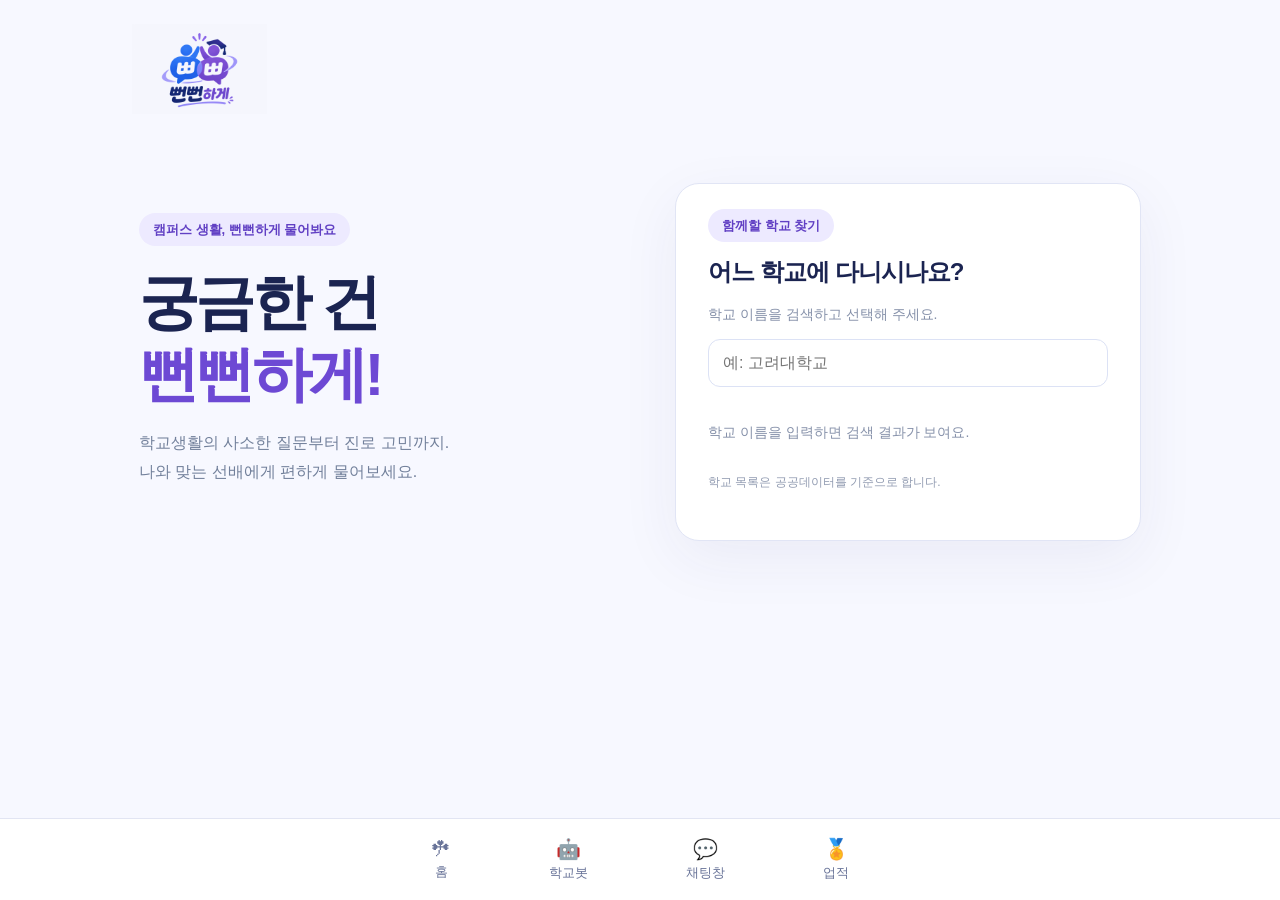
<file: campus-mentor-project/clean_project/frontend/main.html>
﻿<!doctype html>
<html lang="ko"><head><meta charset="utf-8"><meta name="viewport" content="width=device-width, initial-scale=1"><title>뻔뻔하게</title><style>
*{box-sizing:border-box}body{margin:0;background:#f7f8ff;color:#1b2451;font-family:Pretendard,'Malgun Gothic',sans-serif}header{max-width:1080px;margin:auto;padding:24px;display:flex;align-items:center;justify-content:space-between}.logo{font-size:22px;font-weight:900;color:#283c91}button{font:inherit;cursor:pointer}main{max-width:1050px;margin:45px auto 120px;padding:0 24px}.layout{display:grid;grid-template-columns:1fr 1fr;gap:70px;align-items:center}.badge{background:#edeaff;color:#6140c4;padding:9px 14px;border-radius:30px;font-weight:700;font-size:13px}h1{font-size:clamp(38px,5vw,60px);letter-spacing:-.06em;line-height:1.2;margin:28px 0 18px}h1 span{color:#6d49d4}.intro{color:#72809b;line-height:1.8}.card{background:white;border:1px solid #e1e5f5;border-radius:24px;padding:32px;box-shadow:0 18px 60px #30346b10}h2{font-size:24px;letter-spacing:-.04em;line-height:1.4;margin:0 0 10px}.hint{color:#8590a9;font-size:14px;line-height:1.6}.primary,.back{border:0;border-radius:12px;padding:15px 20px;font-weight:700}.primary{background:#345fe0;color:white;flex:1}.primary:disabled{opacity:.4;cursor:not-allowed}.back{background:#eef0fb;color:#546286}.start{width:100%;margin-top:14px}.top{display:flex;justify-content:space-between;font-size:13px;color:#7d9182}.progress{height:6px;border-radius:10px;background:#eef0fb;margin:15px 0 26px}.bar{height:100%;background:#7656e2;border-radius:10px}.choices{display:grid;gap:9px;margin-top:20px}.choice{border:1px solid #dce2f5;background:white;color:#28335e;text-align:left;border-radius:12px;padding:14px}.choice:hover,.choice.selected{border-color:#7656e2;background:#f2efff;color:#6140c4}.actions{display:flex;gap:10px;margin-top:22px}.note{font-size:12px;color:#919bb1;line-height:1.6;margin:16px 0 0}.nav{position:fixed;bottom:0;left:0;right:0;background:#fff;border-top:1px solid #e2e5f3;display:flex;justify-content:center;gap:8px;padding:10px 20px calc(10px + env(safe-area-inset-bottom));z-index:2}.nav a{color:#687398;text-decoration:none;text-align:center;padding:8px 45px;border-radius:12px;font-size:13px}.nav a:hover{background:#f0efff;color:#5e43c8}.nav span{display:block;font-size:20px;margin-bottom:3px}.notice{color:#72809b;font-size:13px;margin:15px 0 0}@media(max-width:760px){main{margin:25px auto 110px}.layout{grid-template-columns:1fr;gap:30px}.card{padding:24px}h1{margin:20px 0}.nav a{padding:8px 35px}}
.concern-input{width:100%;min-height:145px;resize:vertical;border:1px solid #dce2f5;border-radius:12px;padding:14px;font:inherit;line-height:1.7;color:#28335e}.prefix{background:#f0efff;border-radius:12px;padding:14px;line-height:1.7;color:#51478f;font-size:14px}.secondary{width:100%;margin-top:10px;background:#edeaff;color:#5c43b8;border:0;border-radius:12px;padding:15px;font-weight:700}
.outline-btn{display:block;width:100%;margin:10px 0 0;background:transparent;color:#5c43b8;border:1px solid #cfc6f5;border-radius:12px;padding:14px 15px;font-weight:700;text-align:center;white-space:normal;word-break:keep-all;cursor:pointer}
.outline-btn:hover{background:#f7f5ff}.role-note{font-size:13px;color:#72809b;line-height:1.6}
.logo{display:inline-flex;align-items:center;line-height:0}.logo img{display:block;width:150px;height:90px;object-fit:contain;mix-blend-mode:multiply}@media(max-width:760px){.logo img{width:120px;height:72px}}
</style></head><body><header><a class="logo" href="./main.html" style="text-decoration:none"><img src="./assets/brand-logo.png" alt="뻔뻔하게 홈"></a></header><main><div class="layout"><section><span class="badge">캠퍼스 생활, 뻔뻔하게 물어봐요</span><h1>궁금한 건<br><span>뻔뻔하게!</span></h1><p class="intro">학교생활의 사소한 질문부터 진로 고민까지.<br>나와 맞는 선배에게 편하게 물어보세요.</p></section><section class="card" id="app" aria-live="polite"></section></div></main><nav class="nav" aria-label="하단 메뉴"><a href="./main.html"><span>☘</span>홈</a><a href="./school-bot/"><span>🤖</span>학교봇</a><a href="./result/index.html" id="junior-chat-nav"><span>💬</span>채팅창</a></nav><script src="./universities.js"></script><script src="./assets/achievements.js"></script><script>
const app = document.querySelector('#app');

function configureChatNav(role){
  const link=document.querySelector('#junior-chat-nav');
  link.hidden=false;
  link.href=role==='senior'?'#senior-chat':'./result/index.html';
  if(role==='senior')link.setAttribute('aria-haspopup','dialog');
  else link.removeAttribute('aria-haspopup');
  link.onclick=role==='senior'?event=>{
    event.preventDefault();
    let dialog=document.querySelector('#senior-chat-dialog');
    if(!dialog){
      dialog=document.createElement('dialog');
      dialog.id='senior-chat-dialog';dialog.className='achievement-dialog';
      dialog.setAttribute('aria-labelledby','senior-chat-title');
      dialog.innerHTML='<div class="achievement-heading"><h2 id="senior-chat-title">후배와의 채팅</h2><button type="button" class="achievement-button">닫기</button></div><div class="achievement-item" style="margin-top:20px"><strong>대화 요청 연결을 준비하고 있어요</strong><p>선배 등록과 대화 요청이 연결되면 이곳에서 후배와의 채팅을 시작할 수 있어요.</p></div>';
      dialog.querySelector('button').onclick=()=>dialog.close();
      document.body.append(dialog);
    }
    dialog.showModal();
  }:null;
}

let selectedSchool = '';

try {
  selectedSchool = localStorage.getItem('ppunppun-school') || '';

  if (!schoolExamples.includes(selectedSchool)) {
    selectedSchool = '';
    localStorage.removeItem('ppunppun-school');
    sessionStorage.removeItem('ppunppun-school');
  }
} catch (e) {
  selectedSchool = '';
}

function renderSchool() {
  PpunAchievements.setRole("junior");
  configureChatNav('junior');
  app.innerHTML = `
    <span class="badge">함께할 학교 찾기</span>
    <h2 style="margin-top:20px">어느 학교에 다니시나요?</h2>
    <p class="hint">학교 이름을 검색하고 선택해 주세요.</p>
    <input
      class="choice"
      id="school-search"
      style="width:100%;font:inherit"
      type="search"
      placeholder="예: 고려대학교"
      aria-label="학교 이름 검색"
      autocomplete="off"
    >
    <div class="choices" id="school-results"></div>
    <p class="note">학교 목록은 공공데이터를 기준으로 합니다.</p>
    <p class="notice" id="login-message" role="status"></p>
  `;

  const input = app.querySelector('#school-search');
  const results = app.querySelector('#school-results');
  input.value = selectedSchool;

  function selectSchool(name) {
    selectedSchool = name;

    try {
      localStorage.setItem('ppunppun-school', name);
      sessionStorage.setItem('ppunppun-school', name);
    } catch (e) {}

    step = -1;
    render();
  }

  function update() {
    results.replaceChildren();
    const value = input.value.trim();

    if (!value) {
      const hint = document.createElement('p');
      hint.className = 'hint';
      hint.textContent = '학교 이름을 입력하면 검색 결과가 보여요.';
      results.appendChild(hint);
      return;
    }

    const matches = schoolExamples.filter(s =>
      s.toLowerCase().includes(value.toLowerCase())
    );

    matches.forEach(name => {
      const button = document.createElement('button');
      button.className = 'choice';
      button.type = 'button';
      button.textContent = name;
      button.onclick = () => selectSchool(name);
      results.appendChild(button);
    });

    if (!matches.length) {
      const hint = document.createElement('p');
      hint.className = 'hint';
      hint.textContent = '검색 결과가 없어요. 학교 이름을 다시 확인해 주세요.';
      results.appendChild(hint);
    }
  }

  input.maxLength = 100;
  input.oninput = update;
  update();
}

const answers = {
  status: '',
  reason: '',
  experience_preferences: [],
  concern: ''
};
let step = -1;
const steps = [
  {key:'status', title:'현재 어떤 단계인가요?', hint:'나에게 해당하는 항목을 선택해 주세요.', options:['신입생','재학생','졸업준비생','졸업생']},
  {key:'reason', title:'어떤 도움을 받고 싶나요?', hint:'가장 관심 있는 분야를 골라주세요.', options:['학교적응','밥집 추천','전공지식','진로와 취업','대외활동']},
  {key:'experience_preferences', title:'어떤 경험이 있는 선배를 원하나요?', hint:'최대 2개까지 선택할 수 있어요. 선택하지 않아도 추천받을 수 있습니다.', options:['비슷한 전공','비슷한 학년','취업 경험','인턴 경험','대외활동 경험','대학원·연구 경험','학교생활 경험'], multi:true},
  {key:'concern', title:'어떤 선배를 찾고 있나요?', hint:'아래 문장에 이어 원하는 이야기나 선배의 모습을 자유롭게 적어주세요.'}
];
const seniorAnswers={display_name:'',major:'',status:'',introduction:''};
let seniorStep=0,seniorPin='',seniorPinConfirm='';
const SENIOR_SESSION_KEY='ppunppun-senior-session';
const PIN_RE=/^[0-9]{4,6}$/;
function apiBase(){return location.protocol==='file:'?'http://127.0.0.1:8000':''}
function savedSeniorSession(){try{const s=JSON.parse(localStorage.getItem(SENIOR_SESSION_KEY)||'null');return s&&s.mentor_id&&s.token?s:null}catch(e){return null}}
function goSeniorInbox(session){try{localStorage.setItem(SENIOR_SESSION_KEY,JSON.stringify({mentor_id:session.mentor_id,token:session.token}))}catch(e){}location.href='chat/index.html?role=senior&mentor='+encodeURIComponent(session.mentor_id)}
function pinInput(onChange){const input=document.createElement('input');input.className='choice';input.style.cssText='display:block;width:100%;margin-top:6px;font:inherit';input.type='password';input.inputMode='numeric';input.autocomplete='off';input.maxLength=6;input.placeholder='숫자 4~6자리';input.oninput=()=>{input.value=input.value.replace(/[^0-9]/g,'');onChange(input.value)};return input}
// PIN + PIN 확인 칸. 두 값이 다르면 안내 문구를 보여 줌. onChange(pin, confirm)
function pinConfirmFields(onChange,label){
  let pin='',confirm='';
  const pinLabel=document.createElement('label');pinLabel.className='role-note';pinLabel.textContent=label||'PIN';
  const confirmLabel=document.createElement('label');confirmLabel.className='role-note';confirmLabel.textContent='PIN 확인';
  const mismatch=document.createElement('p');mismatch.className='notice';mismatch.setAttribute('role','alert');mismatch.style.cssText='margin:4px 0 0;color:#d14343';mismatch.hidden=true;mismatch.textContent='PIN이 일치하지 않아요';
  const changed=()=>{mismatch.hidden=!confirm||pin===confirm;onChange(pin,confirm)};
  pinLabel.appendChild(pinInput(v=>{pin=v;changed()}));confirmLabel.appendChild(pinInput(v=>{confirm=v;changed()}));
  return [pinLabel,confirmLabel,mismatch];
}
function textField(label,onInput,initialValue=''){const field=document.createElement('label');field.className='role-note';field.textContent=label;const input=document.createElement('input');input.className='choice';input.style.cssText='display:block;width:100%;margin-top:6px;font:inherit';input.maxLength=30;input.value=initialValue;input.oninput=()=>onInput(input.value);field.appendChild(input);return field}
// ---- 후배 가입·로그인 ----
const JUNIOR_SESSION_KEY='ppunppun-junior-session';
let verifiedJuniorId='';
function savedJuniorSession(){for(const name of ['sessionStorage','localStorage']){try{const s=JSON.parse(window[name].getItem(JUNIOR_SESSION_KEY)||'null');if(s&&s.junior_id&&s.token)return s}catch(e){}}return null}
function clearJuniorSession(){for(const name of ['localStorage','sessionStorage']){try{window[name].removeItem(JUNIOR_SESSION_KEY)}catch(e){}}verifiedJuniorId=''}
async function validateJuniorSession(session){try{const response=await fetch(apiBase()+'/api/juniors/me',{headers:{Authorization:'Bearer '+session.token}});if(response.status===401)return false;if(!response.ok)return null;const data=await response.json();return data.junior_id===session.junior_id}catch(e){return null}}
function afterJuniorLogin(){
  // 채팅 화면에서 로그인하러 왔으면 그 대화로 돌아감
  const next=new URLSearchParams(location.search).get('next')||'';
  if(/^chat\/index\.html\?role=junior&/.test(next)){location.href=next;return}
  if(!selectedSchool){renderSchool();return}
  step=0;render();
}
async function startJunior(){const session=savedJuniorSession();if(!session){renderJuniorAuth('register');return}if(verifiedJuniorId===session.junior_id){afterJuniorLogin();return}const button=document.querySelector('#start'),notice=document.querySelector('#login-message');if(button){button.disabled=true;button.textContent='로그인 확인 중...'}if(notice)notice.textContent='저장된 로그인 상태를 확인하고 있어요.';const valid=await validateJuniorSession(session);if(valid===true){verifiedJuniorId=session.junior_id;afterJuniorLogin();return}if(valid===false){clearJuniorSession();renderJuniorAuth('login');return}verifiedJuniorId=session.junior_id;afterJuniorLogin()}
async function logoutJunior(){
  const s=savedJuniorSession();
  try{if(s)await fetch(apiBase()+'/api/juniors/logout',{method:'POST',headers:{Authorization:'Bearer '+s.token}})}catch(e){}
  clearJuniorSession();
  step=-1;if(selectedSchool){render()}else{renderSchool()}
}
function renderJuniorAuth(mode,initialName=''){
  PpunAchievements.setRole("junior");
  configureChatNav('junior');
  const existingSession=savedJuniorSession();if(existingSession){if(verifiedJuniorId===existingSession.junior_id){afterJuniorLogin();return}validateJuniorSession(existingSession).then(valid=>{if(valid===true){verifiedJuniorId=existingSession.junior_id;afterJuniorLogin();return}if(valid===false){clearJuniorSession();renderJuniorAuth('login');return}verifiedJuniorId=existingSession.junior_id;afterJuniorLogin()});return}
  const register=mode==='register';
  app.innerHTML=`<h2>${register?'후배로 가입하기':'후배 로그인'}</h2><p class="hint">${register?'닉네임과 PIN을 정하면 다른 기기에서도 대화를 이어갈 수 있어요.':'가입할 때 정한 닉네임과 PIN을 입력해 주세요.'}</p><div class="choices"></div><div class="actions"><button class="back" id="junior-auth-prev">이전</button><button class="primary" id="junior-auth-submit" disabled>${register?'가입하기':'로그인'}</button></div><button class="outline-btn" id="junior-auth-switch" type="button">${register?'이미 등록했어요(로그인)':'처음이에요(가입하기)'}</button><p class="notice" id="login-message" role="status"></p>`;
  const box=app.querySelector('.choices'),submit=app.querySelector('#junior-auth-submit'),notice=app.querySelector('#login-message');
  let name=initialName,pin='',confirm='';
  const update=()=>{submit.disabled=!name.trim()||!PIN_RE.test(pin)||(register&&pin!==confirm)};
  box.appendChild(textField('닉네임',v=>{name=v;update()},initialName));
  if(register){box.append(...pinConfirmFields((p,c)=>{pin=p;confirm=c;update()}))}
  else{const pinLabel=document.createElement('label');pinLabel.className='role-note';pinLabel.textContent='PIN';pinLabel.appendChild(pinInput(v=>{pin=v;update()}));box.appendChild(pinLabel)}
  app.querySelector('#junior-auth-prev').onclick=()=>{step=-1;if(selectedSchool){render()}else{renderSchool()}};
  app.querySelector('#junior-auth-switch').onclick=()=>renderJuniorAuth(register?'login':'register');
  submit.onclick=async()=>{
    submit.disabled=true;submit.textContent='확인 중...';notice.textContent='';
    let message=(register?'가입하지':'로그인하지')+' 못했어요. 네트워크 연결을 확인하고 다시 시도해 주세요.';
    try{
      const body=register?{display_name:name.trim(),pin,pin_confirm:confirm}:{display_name:name.trim(),pin};
      const res=await fetch(apiBase()+(register?'/api/juniors/register':'/api/juniors/login'),{method:'POST',headers:{'Content-Type':'application/json'},body:JSON.stringify(body)});
      const data=await res.json().catch(()=>({}));
      if(res.ok){
        const candidate={junior_id:data.junior_id,token:data.token,display_name:data.display_name};if(!candidate.junior_id||!candidate.token||await validateJuniorSession(candidate)===false){notice.textContent=register?'가입 응답은 받았지만 서버 로그인 확인에 실패했어요. 서버가 동일한 계정 DB를 사용하는지 확인해 주세요.':'로그인 토큰을 확인하지 못했어요. 다시 로그인해 주세요.';submit.textContent=register?'가입하기':'로그인';update();return}
        const saved=JSON.stringify(candidate);for(const name of ['localStorage','sessionStorage']){try{window[name].setItem(JUNIOR_SESSION_KEY,saved)}catch(e){}}
        verifiedJuniorId=data.junior_id;
        afterJuniorLogin();return;
      }
      if(!register&&res.status===404){renderJuniorAuth('register',name.trim());const movedNotice=app.querySelector('#login-message');if(movedNotice)movedNotice.textContent='이 닉네임으로 가입된 계정이 없어 가입 화면으로 이동했어요.';return}
      if(typeof data.detail==='string')message=data.detail;
    }catch(e){}
    notice.textContent=message;submit.textContent=register?'가입하기':'로그인';update();
  };
}
function renderSeniorLogin(){
  document.querySelector('#junior-chat-nav').hidden=true;
  const saved=savedSeniorSession();if(saved){goSeniorInbox(saved);return}
  app.innerHTML='<h2>선배 로그인</h2><p class="hint">등록할 때 정한 닉네임과 PIN을 입력해 주세요.</p><div class="choices"></div><div class="actions"><button class="back" id="senior-login-prev">이전</button><button class="primary" id="senior-login-submit" disabled>로그인</button></div><p class="notice" id="login-message" role="status"></p>';
  const box=app.querySelector('.choices'),submit=app.querySelector('#senior-login-submit'),notice=app.querySelector('#login-message');
  let name='',pin='';const update=()=>{submit.disabled=!name.trim()||!PIN_RE.test(pin)};
  const nameLabel=document.createElement('label');nameLabel.className='role-note';nameLabel.textContent='닉네임';const nameInput=document.createElement('input');nameInput.className='choice';nameInput.style.cssText='display:block;width:100%;margin-top:6px;font:inherit';nameInput.maxLength=30;nameInput.oninput=()=>{name=nameInput.value;update()};nameLabel.appendChild(nameInput);
  const pinLabel=document.createElement('label');pinLabel.className='role-note';pinLabel.textContent='PIN';pinLabel.appendChild(pinInput(v=>{pin=v;update()}));
  box.append(nameLabel,pinLabel);
  app.querySelector('#senior-login-prev').onclick=()=>{if(selectedSchool){step=-1;render()}else{renderSchool()}};
  submit.onclick=async()=>{
    submit.disabled=true;submit.textContent='확인 중...';notice.textContent='';
    let message='로그인하지 못했어요. 네트워크 연결을 확인하고 다시 시도해 주세요.';
    try{
      const res=await fetch(apiBase()+'/api/mentors/login',{method:'POST',headers:{'Content-Type':'application/json'},body:JSON.stringify({display_name:name.trim(),pin})});
      const data=await res.json().catch(()=>({}));
      if(res.ok){goSeniorInbox(data);return}
      if(typeof data.detail==='string')message=data.detail;
    }catch(e){}
    notice.textContent=message;submit.textContent='로그인';update();
  };
}
function renderSenior(){
  PpunAchievements.setRole("senior");
  configureChatNav('senior');
  const review=seniorStep===2;
  const titles=['선배님의 기본 정보를 알려주세요','후배에게 어떤 이야기를 들려줄 수 있나요?','작성한 내용을 확인해 주세요'];
  app.innerHTML=`<div class="top"><span>선배 소개 작성</span><strong>${seniorStep+1} / 3</strong></div><div class="progress"><div class="bar" style="width:${(seniorStep+1)/3*100}%"></div></div><h2>${titles[seniorStep]}</h2><p class="hint">${review?'내용을 확인하고 등록하면 바로 후배의 질문을 받을 수 있어요.':seniorStep===0?'후배에게 보여줄 닉네임과 전공, 학적을 적어주세요.':'수업, 학교생활, 진로, 밥집 등 경험과 도움을 줄 수 있는 내용을 자유롭게 적어주세요.'}</p><div class="choices"></div><div class="actions"><button class="back" id="senior-prev">이전</button><button class="primary" id="senior-next">${review?'선배 등록하기':'다음'}</button></div><p class="note">테스트에는 가상의 정보를 사용해 주세요.</p><p class="notice" id="login-message" role="status"></p>`;
  const box=app.querySelector('.choices'), next=app.querySelector('#senior-next'),notice=app.querySelector('#login-message');
  if(seniorStep===0){
    [['display_name','닉네임','예: 초록 선배'],['major','전공','예: 컴퓨터공학과'],['status','학년 또는 졸업 여부','예: 3학년 재학 중']].forEach(([key,label,placeholder])=>{const field=document.createElement('label');field.className='role-note';field.textContent=label;const input=document.createElement('input');input.className='choice';input.style.cssText='display:block;width:100%;margin-top:6px;font:inherit';input.placeholder=placeholder;input.maxLength=100;input.value=seniorAnswers[key];input.oninput=()=>{seniorAnswers[key]=input.value;update()};field.appendChild(input);box.appendChild(field)});
    seniorPin='';seniorPinConfirm='';
    box.append(...pinConfirmFields((p,c)=>{seniorPin=p;seniorPinConfirm=c;update()},'로그인 PIN (다시 접속할 때 닉네임과 함께 입력해요)'));
    function update(){next.disabled=!seniorAnswers.display_name.trim()||!seniorAnswers.major.trim()||!seniorAnswers.status.trim()||!PIN_RE.test(seniorPin)||seniorPin!==seniorPinConfirm}update();
  }else if(seniorStep===1){
    const area=document.createElement('textarea');area.className='concern-input';area.setAttribute('aria-label','선배 소개와 경험');area.placeholder='예: 자료구조를 수강했고, 학교 주변 혼밥하기 좋은 밥집을 잘 알아요. 후배의 고민을 편하게 들어줄게요.';area.maxLength=2000;area.value=seniorAnswers.introduction;area.oninput=()=>{seniorAnswers.introduction=area.value;next.disabled=!area.value.trim()};box.appendChild(area);next.disabled=!area.value.trim();
  }else{
    const summary=document.createElement('div');summary.className='prefix';summary.style.whiteSpace='pre-wrap';summary.textContent=`학교: ${selectedSchool}\n닉네임: ${seniorAnswers.display_name.trim()}\n전공: ${seniorAnswers.major.trim()}\n학년 또는 졸업 여부: ${seniorAnswers.status.trim()}\n\n소개와 경험\n${seniorAnswers.introduction.trim()}`;box.appendChild(summary);
  }
  app.querySelector('#senior-prev').onclick=()=>{if(seniorStep===0){step=-1;render()}else{seniorStep--;renderSenior()}};
  next.onclick=async()=>{
    if(!review){seniorStep++;renderSenior();return}
    const prev=app.querySelector('#senior-prev');
    next.disabled=true;prev.disabled=true;next.textContent='등록 중...';notice.textContent='';
    let message='등록하지 못했어요. 네트워크 연결을 확인하고 다시 시도해 주세요.';
    try{
      const {display_name,major,status,introduction}=seniorPayload();
      const res=await fetch(apiBase()+'/api/mentors/register',{method:'POST',headers:{'Content-Type':'application/json'},body:JSON.stringify({display_name,major,status,introduction,pin:seniorPin,pin_confirm:seniorPinConfirm})});
      const data=await res.json().catch(()=>({}));
      if(res.ok){
        seniorPin='';seniorPinConfirm='';
        try{PpunAchievements.award('introduction');if(introduction.length>=200)PpunAchievements.award('storyteller')}catch(e){}
        goSeniorInbox(data);return;
      }
      if(typeof data.detail==='string')message=data.detail;
    }catch(e){}
    notice.textContent=message;next.disabled=false;prev.disabled=false;next.textContent='선배 등록하기';
  };
}
function renderSeniorHome(){
  PpunAchievements.setRole("senior");
  configureChatNav('senior');
  app.innerHTML='<span class="badge">선배 공간</span><h2 style="margin-top:20px" id="senior-greeting"></h2><p class="hint" id="senior-school"></p><div class="prefix"><strong>내 소개</strong><p id="senior-intro" style="white-space:pre-wrap;margin-bottom:0"></p></div><div class="choices"><button class="secondary" id="edit-senior">내 소개 수정하기</button><div class="prefix"><strong>후배의 대화 요청</strong><p class="role-note">아직 연결된 대화 요청이 없어요. 선배 등록과 대화 요청 기능은 준비 중입니다.</p></div></div><button class="back" id="switch-role" style="margin-top:20px">처음으로</button><p class="note">작성한 소개는 이 브라우저 탭에 임시 저장되어 있어요.</p><p class="notice" id="login-message" role="status"></p>';
  app.querySelector('#senior-greeting').textContent=seniorAnswers.display_name.trim()+'님, 반가워요!';
  app.querySelector('#senior-school').textContent=selectedSchool+' · '+seniorAnswers.major.trim()+' · '+seniorAnswers.status.trim();
  app.querySelector('#senior-intro').textContent=seniorAnswers.introduction.trim();
  app.querySelector('#edit-senior').onclick=()=>{seniorStep=0;renderSenior()};
  app.querySelector('#switch-role').onclick=()=>{step=-1;render()};
}
function startSenior(){
  const session=savedSeniorSession();if(session){goSeniorInbox(session);return}
  try{const saved=JSON.parse(sessionStorage.getItem('ppunppun-senior-draft')||'null');if(saved&&saved.school===selectedSchool&&saved.display_name&&saved.major&&saved.status&&saved.introduction){Object.assign(seniorAnswers,{display_name:saved.display_name,major:saved.major,status:saved.status,introduction:saved.introduction});renderSeniorHome();return}}catch(e){}
  seniorStep=0;renderSenior();
}
function seniorPayload(){return {schema_version:1,school:selectedSchool,display_name:seniorAnswers.display_name.trim(),major:seniorAnswers.major.trim(),status:seniorAnswers.status.trim(),introduction:seniorAnswers.introduction.trim()}}
function render(){
  PpunAchievements.setRole("junior");
  configureChatNav('junior');
  if(step<0){
    app.innerHTML='<h2>무엇이든 물어볼 준비됐나요?</h2><p class="hint" id="school-label"></p><button class="back" id="change-school" type="button">학교 변경</button><p class="hint">나의 상황과 고민을 알려주면 어울리는 선배를 찾아볼 수 있어요.</p><button class="primary start" id="start">후배로 시작하기 →</button><button class="secondary" id="senior">선배로 시작하기</button><button class="outline-btn" id="ai-chat" type="button">🤖 AI와 먼저 대화해보기</button><button class="outline-btn" id="junior-login" type="button">후배 로그인</button><button class="outline-btn" id="senior-login" type="button">선배 로그인</button><p class="notice" id="login-message" role="status"></p>';
    app.querySelector('#school-label').textContent='선택한 학교: '+selectedSchool;
    app.querySelector('#change-school').onclick=renderSchool;
    app.querySelector('#start').onclick=startJunior;
    app.querySelector('#senior').onclick=startSenior;
    app.querySelector('#ai-chat').onclick=()=>{location.href='./school-bot/'};
    app.querySelector('#junior-login').onclick=()=>renderJuniorAuth('login');
    app.querySelector('#senior-login').onclick=renderSeniorLogin;
    return;
  }
  const juniorSession=savedJuniorSession();
  if(!juniorSession){renderJuniorAuth('register');return}
  const q=steps[step];
   app.innerHTML=`<div class="top"><span>${q.key==='concern'?'고민 작성':'기본 정보'}</span><strong>${step+1} / ${steps.length}</strong></div><div class="progress"><div class="bar" style="width:${(step+1)/steps.length*100}%"></div></div><h2>${q.title}</h2><p class="hint">${q.hint}</p><div class="choices"></div><div class="actions"><button class="back" id="prev">이전</button><button class="primary" id="next">${q.key==='concern'?'선배 추천받기':'다음'}</button></div><p class="note">추천받기를 누르면 작성한 내용이 선배 추천을 위해 서버로 전송됩니다.</p><p class="notice" id="login-message" role="status"></p><p class="note" id="junior-who"></p><button class="outline-btn" id="junior-logout" type="button">로그아웃</button>`;
  app.querySelector('#junior-who').textContent=(juniorSession.display_name||'후배')+'님으로 로그인 중이에요.';
  app.querySelector('#junior-logout').onclick=logoutJunior;
  const box=app.querySelector('.choices'),next=app.querySelector('#next');
   if(q.options){
     q.options.forEach(option=>{const selected=q.multi?answers[q.key].includes(option):answers[q.key]===option;const button=document.createElement('button');button.className='choice'+(selected?' selected':'');button.textContent=option;button.setAttribute('aria-pressed',String(selected));button.onclick=()=>{if(q.multi){if(selected){answers[q.key]=answers[q.key].filter(item=>item!==option)}else if(answers[q.key].length<2){answers[q.key]=[...answers[q.key],option]}}else{answers[q.key]=option}render()};box.appendChild(button)});
     next.disabled=false;
  }else{
    const prefix=document.createElement('div');prefix.className='prefix';prefix.textContent=`저는 ${selectedSchool} ${answers.status}이고, ${answers.reason} 관련 이야기를 나눌 선배를 찾고 있어요.`;box.appendChild(prefix);
    const input=document.createElement('textarea');input.className='concern-input';input.setAttribute('aria-label','추가 고민');input.placeholder='예: 친절하게 이야기해 주고 학교 근처 밥집을 잘 아는 선배를 만나고 싶어요.';input.value=answers.concern;input.maxLength=2000;input.oninput=()=>{answers.concern=input.value};box.appendChild(input);
  }
  app.querySelector('#prev').onclick=()=>{step--;render()};
  next.onclick=async()=>{
    if(step<steps.length-1){step++;render();return}
    const intro=`저는 ${selectedSchool} ${answers.status}이고, ${answers.reason} 관련 이야기를 나눌 선배를 찾고 있어요.`;
    const text=[intro,answers.concern.trim()].filter(Boolean).join('\n');
    const choice = {
      status: answers.status,
      reason: answers.reason,
      experience_preferences: answers.experience_preferences,
      school: selectedSchool
    };
    const notice=app.querySelector('#login-message'),prev=app.querySelector('#prev');
    next.disabled=true;prev.disabled=true;next.textContent='추천 요청 중...';notice.textContent='';
     const controller=new AbortController();
      const timeout=setTimeout(()=>controller.abort(),40000);
    try{
       sessionStorage.setItem('ppunppun-choice',JSON.stringify(choice));
      sessionStorage.setItem('ppunppun-concern',text);
       sessionStorage.setItem('ppunppun-match-offset','0');
      const base=location.protocol==='file:'?'http://127.0.0.1:8000':'';
       const response=await fetch(base+'/api/match',{method:'POST',headers:{'Content-Type':'application/json'},body:JSON.stringify({concern_text:text,choice:choice,top_k:3,use_llm:true}),signal:controller.signal});
      if(!response.ok)throw new Error('요청 실패');
      const result=await response.json();sessionStorage.setItem('ppunppun-match',JSON.stringify(result));
      if(answers.concern.trim())PpunAchievements.award('concern');
      location.href='./result/index.html';
    }catch(e){
      notice.textContent=e&&e.name==='AbortError'?'추천 요청이 지연되고 있어요. 잠시 후 다시 시도해 주세요.':'추천 요청에 실패했어요. 서버 연결을 확인한 뒤 다시 시도해 주세요.';
      next.disabled=false;prev.disabled=false;next.textContent='다시 시도'
    }finally{clearTimeout(timeout)}
  };
}
if(new URLSearchParams(location.search).has('senior-login')){renderSeniorLogin()}else if(new URLSearchParams(location.search).has('junior-login')){renderJuniorAuth('login')}else if(selectedSchool){render()}else{renderSchool()}
</script></body></html>
</file>
<file: campus-mentor-project/frontend/chat/style.css>
/* 뻔뻔하게 - 로고의 파랑·보라·남색에 맞춘 색 */
:root {
  --blue: #2b6ff0;
  --purple: #7b4fd6;
  --navy: #1e2774;
  --blue-soft: #e8efff;
  --purple-soft: #efe8fc;
  --brand-gradient: linear-gradient(135deg, var(--blue), var(--purple));
  --text: #1f2440;
  --text-muted: #5d6380;
  --text-faint: #8a8fa8;
  --line: #e4e4f0;
  --surface: #ffffff;
  --surface-alt: #f6f5fc;
  --danger: #d64545;
  --danger-soft: #fdecec;
}

* {
  box-sizing: border-box;
}

[hidden] {
  display: none !important;
}

body {
  margin: 0;
  font-family: system-ui, -apple-system, "Apple SD Gothic Neo", "Malgun Gothic", sans-serif;
  background: #eceaf6;
  color: var(--text);
}

button {
  font: inherit;
}

.chat-app {
  position: relative;
  display: flex;
  flex-direction: column;
  max-width: 720px;
  height: 100vh;
  height: 100dvh;
  margin: 0 auto;
  background: var(--surface);
}

/* 첫 진입 로딩 */
.loading-view {
  flex: 1;
  display: flex;
  flex-direction: column;
  align-items: center;
  justify-content: center;
  gap: 16px;
  padding: 24px 16px;
  background: var(--surface);
  text-align: center;
}

.loading-logo {
  width: 240px;
  max-width: 70%;
}

.loading-view p {
  margin: 0;
  font-size: 16px;
  font-weight: 600;
  color: var(--navy);
}

.spinner {
  width: 36px;
  height: 36px;
  border: 4px solid var(--purple-soft);
  border-top-color: var(--blue);
  border-right-color: var(--purple);
  border-radius: 50%;
  animation: spin 0.9s linear infinite;
}

@keyframes spin {
  to {
    transform: rotate(360deg);
  }
}

/* 잘못된 주소 안내 */
.invalid-view {
  padding: 32px 16px;
  line-height: 1.6;
}

.invalid-logo {
  display: block;
  width: 200px;
  max-width: 100%;
  margin: 0 auto 16px;
}

.invalid-view h1 {
  margin: 0 0 8px;
  font-size: 20px;
  color: var(--navy);
}

.invalid-view a.primary-btn {
  display: inline-flex;
  align-items: center;
  min-height: 44px;
  margin-top: 8px;
  text-decoration: none;
}

.invalid-view code {
  padding: 1px 4px;
  border-radius: 4px;
  background: var(--surface-alt);
  word-break: break-all;
}

/* 선배의 받은 대화 */
.inbox-view,
.chat-view {
  flex: 1;
  display: flex;
  flex-direction: column;
  min-height: 0;
}

.inbox-header {
  padding: 14px 16px;
  border-bottom: 1px solid var(--line);
}

.inbox-header h1 {
  margin: 0;
  font-size: 18px;
  color: var(--navy);
}

.inbox-header p {
  margin: 2px 0 0;
  font-size: 13px;
  color: var(--text-muted);
}

.inbox-body {
  flex: 1;
  display: flex;
  flex-direction: column;
  min-height: 0;
  overflow-y: auto;
  background: var(--surface-alt);
}

.inbox-list {
  margin: 0;
  padding: 0;
  list-style: none;
}

.inbox-item {
  display: block;
  padding: 14px 16px;
  border-bottom: 1px solid var(--line);
  background: var(--surface);
  color: inherit;
  text-decoration: none;
}

.inbox-item:hover {
  background: var(--blue-soft);
}

.inbox-item-top {
  display: flex;
  align-items: center;
  gap: 8px;
}

.inbox-item-top strong {
  color: var(--navy);
}

.inbox-item-top time {
  margin-left: auto;
  font-size: 12px;
  color: var(--text-faint);
  white-space: nowrap;
}

.inbox-ended {
  padding: 1px 7px;
  border-radius: 999px;
  background: var(--surface-alt);
  color: var(--text-muted);
  font-size: 12px;
}

/* 후배의 내 대화 */
.inbox-item-top strong {
  flex-shrink: 0;
}

.inbox-major {
  min-width: 0;
  overflow: hidden;
  font-size: 12px;
  color: var(--text-faint);
  text-overflow: ellipsis;
  white-space: nowrap;
}

.inbox-new,
.inbox-active {
  flex-shrink: 0;
  padding: 1px 7px;
  border-radius: 999px;
  font-size: 12px;
  white-space: nowrap;
}

.inbox-new {
  background: var(--blue);
  color: #fff;
  font-weight: 700;
}

.inbox-active {
  background: var(--blue-soft);
  color: var(--blue);
}

.inbox-item-top .inbox-ended {
  flex-shrink: 0;
  white-space: nowrap;
}

#junior-inbox-empty p {
  margin: 0 0 14px;
}

#junior-inbox-empty .primary-btn {
  display: inline-flex;
  align-items: center;
  min-height: 44px;
  padding: 0 20px;
  text-decoration: none;
}

.inbox-preview {
  margin: 4px 0 0;
  overflow: hidden;
  font-size: 14px;
  color: var(--text-muted);
  text-overflow: ellipsis;
  white-space: nowrap;
}

/* 대화 화면 */
.back-bar {
  padding: 8px 12px;
  border-bottom: 1px solid var(--line);
}

.back-link {
  color: var(--blue);
  font-size: 14px;
  font-weight: 600;
  text-decoration: none;
}

.top-bar {
  display: flex;
  align-items: center;
  gap: 8px;
  padding: 4px 12px 4px 4px;
  border-bottom: 1px solid var(--line);
  background: var(--surface); /* 로고 이미지 배경(흰색)과 맞춤 */
}

.brand-logo {
  flex-shrink: 0;
  height: 44px;
  width: auto;
}

.brand-text {
  display: flex;
  flex-direction: column;
  align-items: flex-start;
  gap: 2px;
  min-width: 0;
  margin-right: auto;
}

.brand-name {
  font-size: 16px;
  color: var(--navy);
  letter-spacing: -0.02em;
}

.role-badge {
  padding: 2px 8px;
  border-radius: 999px;
  font-size: 12px;
  font-weight: 600;
  white-space: nowrap;
}

.role-badge.junior {
  background: var(--blue-soft);
  color: var(--blue);
}

.role-badge.senior {
  background: var(--purple-soft);
  color: var(--purple);
}

.top-menu {
  display: flex;
  flex-wrap: wrap;
  justify-content: flex-end;
  gap: 6px;
}

.menu-btn {
  padding: 6px 10px;
  border: 1px solid var(--line);
  border-radius: 8px;
  background: var(--surface);
  color: var(--text-muted);
  font-size: 13px;
  white-space: nowrap;
  cursor: pointer;
}

.menu-btn:hover:not(:disabled) {
  border-color: var(--purple);
  color: var(--purple);
}

.menu-btn.danger:hover:not(:disabled) {
  border-color: var(--danger);
  color: var(--danger);
}

.menu-btn:disabled {
  opacity: 0.5;
  cursor: not-allowed;
}

.mentor-card {
  display: flex;
  gap: 12px;
  padding: 14px 16px;
  border-bottom: 1px solid var(--line);
}

.avatar {
  flex-shrink: 0;
  display: grid;
  place-items: center;
  width: 48px;
  height: 48px;
  border-radius: 50%;
  background: var(--blue);
  color: #fff;
  font-size: 20px;
  font-weight: 700;
}

.mentor-info {
  flex: 1;
  min-width: 0;
}

.partner-label {
  margin: 0 0 2px;
  font-size: 12px;
  color: var(--text-faint);
}

.mentor-info h1 {
  margin: 0;
  font-size: 18px;
  color: var(--navy);
}

.mentor-meta {
  margin: 2px 0 6px;
  font-size: 13px;
  color: var(--text-muted);
}

.mentor-intro {
  margin: 0;
  font-size: 14px;
  line-height: 1.5;
}

.reset-btn {
  flex-shrink: 0;
  align-self: flex-start;
  padding: 4px 8px;
  border: none;
  border-radius: 6px;
  background: none;
  color: var(--text-faint);
  font-size: 12px;
  text-decoration: underline;
  cursor: pointer;
}

.reset-btn:hover {
  color: var(--danger);
}

.messages {
  flex: 1;
  display: flex;
  flex-direction: column;
  gap: 8px;
  padding: 16px;
  overflow-y: auto;
  background: var(--surface-alt);
}

.empty-state {
  margin: auto;
  font-size: 14px;
  color: var(--text-faint);
  text-align: center;
}

.bubble {
  max-width: 80%;
  padding: 10px 14px;
  border-radius: 16px;
  font-size: 15px;
  line-height: 1.5;
  white-space: pre-wrap;
  word-break: break-word;
}

.bubble.me {
  align-self: flex-end;
  background: var(--brand-gradient);
  color: #fff;
  border-bottom-right-radius: 4px;
}

.bubble.other {
  align-self: flex-start;
  background: var(--surface);
  border: 1px solid var(--line);
  border-bottom-left-radius: 4px;
}

.bubble.emoji-only {
  padding: 10px 16px;
  font-size: 44px;
  line-height: 1.2;
}

/* 대화 종료 안내 (메시지 목록 맨 아래) */
.ended-card {
  display: flex;
  flex-direction: column;
  align-items: center;
  gap: 8px;
  margin: 16px auto 0;
  padding: 16px 24px;
  border-radius: 16px;
  background: var(--surface);
  box-shadow: 0 2px 12px rgba(30, 39, 116, 0.08);
  text-align: center;
}

.ended-card img {
  width: 140px;
}

.ended-card p {
  margin: 0;
  font-size: 16px;
  font-weight: 700;
  color: var(--navy);
}

.notice-banner,
.error-banner {
  margin: 0;
  padding: 10px 16px;
  font-size: 14px;
  line-height: 1.5;
}

.notice-banner {
  border-top: 1px solid #d9ccf5;
  background: var(--purple-soft);
  color: #5a35b0;
}

.error-banner {
  border-top: 1px solid #f3c7c7;
  background: var(--danger-soft);
  color: #b33a3a;
}

/* 첫 질문 추천 */
.suggestions {
  padding: 10px 16px;
  border-top: 1px solid var(--line);
}

.suggestions-label {
  margin: 0 0 6px;
  font-size: 12px;
  color: var(--text-muted);
}

.suggestion-list {
  display: flex;
  flex-direction: column;
  align-items: flex-start;
  gap: 6px;
}

.suggestion-btn {
  max-width: 100%;
  padding: 8px 12px;
  border: 1px solid var(--line);
  border-radius: 12px;
  background: var(--blue-soft);
  color: var(--navy);
  font-size: 14px;
  line-height: 1.4;
  text-align: left;
  cursor: pointer;
}

.suggestion-btn:hover {
  border-color: var(--blue);
}

/* 빠른 반응 */
.composer-area {
  position: relative;
}

.reaction-panel {
  position: absolute;
  bottom: calc(100% + 6px);
  left: 16px;
  right: 16px;
  z-index: 5;
  display: flex;
  flex-wrap: wrap;
  gap: 6px;
  max-width: 340px;
  padding: 10px;
  border: 1px solid var(--line);
  border-radius: 14px;
  background: var(--surface);
  box-shadow: 0 6px 20px rgba(20, 22, 50, 0.18);
}

.reaction-btn {
  min-width: 44px;
  height: 44px;
  padding: 0 8px;
  border: 1px solid var(--line);
  border-radius: 10px;
  background: var(--surface);
  font-size: 22px;
  cursor: pointer;
}

.reaction-btn.text {
  padding: 0 12px;
  color: var(--text);
  font-size: 14px;
}

.reaction-btn:hover {
  border-color: var(--purple);
  background: var(--purple-soft);
}

.composer {
  display: flex;
  gap: 8px;
  padding: 12px 16px;
  padding-bottom: max(12px, env(safe-area-inset-bottom));
  border-top: 1px solid var(--line);
}

.composer .reaction-toggle {
  flex-shrink: 0;
  width: 44px;
  padding: 0;
  border: 1px solid var(--line);
  background: var(--surface);
  font-size: 22px;
}

.composer .reaction-toggle:disabled {
  background: var(--surface-alt);
  opacity: 0.5;
}

.composer textarea {
  flex: 1;
  min-width: 0;
  resize: none;
  padding: 10px 12px;
  border: 1px solid #d3d3e4;
  border-radius: 12px;
  font: inherit;
  font-size: 16px; /* iOS 확대 방지 */
}

.composer textarea::placeholder {
  overflow: hidden;
  text-overflow: ellipsis;
  white-space: nowrap;
}

.composer textarea:focus {
  outline: 2px solid var(--blue);
  border-color: transparent;
}

.composer textarea:disabled {
  background: var(--surface-alt);
  cursor: not-allowed;
}

.composer button,
.primary-btn {
  padding: 0 18px;
  border: none;
  border-radius: 12px;
  background: var(--brand-gradient);
  color: #fff;
  font-size: 15px;
  font-weight: 600;
  cursor: pointer;
}

.composer button:disabled,
.primary-btn:disabled {
  background: #c3c3d6;
  cursor: not-allowed;
}

.secondary-btn {
  padding: 0 18px;
  border: 1px solid var(--line);
  border-radius: 12px;
  background: var(--surface);
  color: var(--text-muted);
  font-size: 15px;
  cursor: pointer;
}

/* 모달 (신고, 종료 요청) */
.modal-backdrop {
  position: fixed;
  inset: 0;
  z-index: 10;
  display: flex;
  align-items: center;
  justify-content: center;
  padding: 16px;
  background: rgba(20, 22, 50, 0.45);
}

.modal {
  width: 100%;
  max-width: 400px;
  max-height: 100%;
  overflow-y: auto;
  padding: 20px;
  border-radius: 16px;
  background: var(--surface);
  box-shadow: 0 12px 32px rgba(20, 22, 50, 0.25);
}

.modal h2 {
  margin: 0 0 12px;
  font-size: 18px;
  color: var(--navy);
}

.modal-message {
  margin: 4px 0 16px;
  font-size: 16px;
  line-height: 1.5;
  text-align: center;
}

.report-reasons {
  display: grid;
  grid-template-columns: 1fr 1fr;
  gap: 8px;
  margin: 0 0 12px;
  padding: 0;
  border: none;
}

.report-reasons legend,
.field-label {
  display: block;
  margin-bottom: 8px;
  padding: 0;
  font-size: 14px;
  font-weight: 600;
}

.report-reasons label {
  display: flex;
  align-items: center;
  gap: 6px;
  padding: 8px 10px;
  border: 1px solid var(--line);
  border-radius: 10px;
  font-size: 14px;
  cursor: pointer;
}

.report-reasons label:has(input:checked) {
  border-color: var(--purple);
  background: var(--purple-soft);
}

.report-reasons input {
  accent-color: var(--purple);
}

.modal textarea {
  width: 100%;
  resize: vertical;
  padding: 10px 12px;
  border: 1px solid #d3d3e4;
  border-radius: 12px;
  font: inherit;
  font-size: 16px;
}

.modal textarea:focus {
  outline: 2px solid var(--blue);
  border-color: transparent;
}

.form-error {
  margin: 8px 0 0;
  font-size: 14px;
  color: var(--danger);
}

.modal-actions {
  display: flex;
  gap: 8px;
  margin-top: 16px;
}

.modal-actions button {
  flex: 1;
  height: 44px;
}

@media (max-width: 480px) {
  .mentor-card {
    padding: 12px;
  }

  .bubble {
    max-width: 88%;
  }

  .brand-logo {
    height: 40px;
  }

  .menu-btn {
    padding: 6px 8px;
    font-size: 12px;
  }
}
</file>
<file: campus-mentor-project/frontend/shared/styles.css>
*{box-sizing:border-box}
body{margin:0;background:#f7f9f4;color:#25372b;font-family:Pretendard,'Malgun Gothic',sans-serif}
header{max-width:1080px;margin:auto;padding:24px;display:flex;align-items:center;justify-content:space-between}
.logo{font-size:22px;font-weight:900;color:#358158}
button,textarea{font:inherit}
button{cursor:pointer}
.login{border:1px solid #dce8dd;border-radius:12px;background:white;color:#617767;padding:10px 18px}
main{max-width:1050px;margin:45px auto 120px;padding:0 24px}
.layout{display:grid;grid-template-columns:1fr 1fr;gap:70px;align-items:center}
.badge{background:#e1f2e6;color:#328359;padding:9px 14px;border-radius:30px;font-weight:700;font-size:13px}
h1{font-size:clamp(38px,5vw,60px);letter-spacing:-.06em;line-height:1.2;margin:28px 0 18px}
h1 span{color:#3e9664}
.intro,.hint{color:#718579;line-height:1.8}
.card{background:white;border:1px solid #e2ede3;border-radius:24px;padding:32px;box-shadow:0 18px 60px #274e3010}
h2{font-size:24px;letter-spacing:-.04em;line-height:1.4;margin:0 0 10px}
.primary,.back{border:0;border-radius:12px;padding:15px 20px;font-weight:700}
.primary{background:#398c5d;color:white;flex:1}
.primary:disabled{opacity:.4;cursor:not-allowed}
.back{background:#edf3ed;color:#55715e}
.start{width:100%;margin-top:14px}
.top{display:flex;justify-content:space-between;font-size:13px;color:#7d9182}
.progress{height:6px;border-radius:10px;background:#edf3ed;margin:15px 0 26px}
.bar{height:100%;background:#55aa78;border-radius:10px}
.choices{display:grid;gap:9px;margin-top:20px}
.choice{border:1px solid #dce8dd;background:white;color:#344b3b;text-align:left;border-radius:12px;padding:14px}
.choice:hover,.choice.selected{border-color:#4ba774;background:#f0faf2;color:#257649}
.actions{display:flex;gap:10px;margin-top:22px}
.note,.notice{font-size:12px;color:#91a297;line-height:1.6;margin:16px 0 0}
.nav{position:fixed;bottom:0;left:0;right:0;background:#fff;border-top:1px solid #e3ebe3;display:flex;justify-content:center;gap:8px;padding:10px 20px calc(10px + env(safe-area-inset-bottom));z-index:2}
.nav a{color:#668072;text-decoration:none;text-align:center;padding:8px 28px;border-radius:12px;font-size:13px}
.nav a:hover,.nav a.active{background:#f0f8f1;color:#32845a}
.nav span{display:block;font-size:20px;margin-bottom:3px}
textarea.concern{width:100%;min-height:140px;border:1px solid #dce8dd;border-radius:14px;padding:14px;resize:vertical;background:#fcfefc}
.mentor{border:1px solid #e2ede3;border-radius:16px;padding:16px;margin-top:12px;background:#fcfefc}
.mentor h3{margin:0 0 6px;font-size:18px}
.meta{font-size:13px;color:#6d8374}
.reasons{margin:8px 0 0;padding-left:18px;color:#456353;font-size:14px}
.tags{display:flex;flex-wrap:wrap;gap:6px;margin-top:8px}
.tag{background:#e8f5ec;color:#2f7a52;border-radius:999px;padding:4px 10px;font-size:12px}
.error{color:#b42318;font-size:13px;margin-top:12px}
@media(max-width:760px){main{margin:25px auto 110px}.layout{grid-template-columns:1fr;gap:30px}.card{padding:24px}h1{margin:20px 0}.nav a{padding:8px 18px}}
</file>
<file: campus-mentor-project/clean_project/frontend/chat/style.css>
/* 뻔뻔하게 - 로고의 파랑·보라·남색에 맞춘 색 */
:root {
  --blue: #2b6ff0;
  --purple: #7b4fd6;
  --navy: #1e2774;
  --blue-soft: #e8efff;
  --purple-soft: #efe8fc;
  --brand-gradient: linear-gradient(135deg, var(--blue), var(--purple));
  --text: #1f2440;
  --text-muted: #5d6380;
  --text-faint: #8a8fa8;
  --line: #e4e4f0;
  --surface: #ffffff;
  --surface-alt: #f6f5fc;
  --danger: #d64545;
  --danger-soft: #fdecec;
}

* {
  box-sizing: border-box;
}

[hidden] {
  display: none !important;
}

body {
  margin: 0;
  font-family: system-ui, -apple-system, "Apple SD Gothic Neo", "Malgun Gothic", sans-serif;
  background: #eceaf6;
  color: var(--text);
}

button {
  font: inherit;
}

.chat-app {
  position: relative;
  display: flex;
  flex-direction: column;
  max-width: 720px;
  height: 100vh;
  height: 100dvh;
  margin: 0 auto;
  background: var(--surface);
}

/* 첫 진입 로딩 */
.loading-view {
  flex: 1;
  display: flex;
  flex-direction: column;
  align-items: center;
  justify-content: center;
  gap: 16px;
  padding: 24px 16px;
  background: var(--surface);
  text-align: center;
}

.loading-logo {
  width: 240px;
  max-width: 70%;
}

.loading-view p {
  margin: 0;
  font-size: 16px;
  font-weight: 600;
  color: var(--navy);
}

.spinner {
  width: 36px;
  height: 36px;
  border: 4px solid var(--purple-soft);
  border-top-color: var(--blue);
  border-right-color: var(--purple);
  border-radius: 50%;
  animation: spin 0.9s linear infinite;
}

@keyframes spin {
  to {
    transform: rotate(360deg);
  }
}

/* 잘못된 주소 안내 */
.invalid-view {
  padding: 32px 16px;
  line-height: 1.6;
}

.invalid-logo {
  display: block;
  width: 200px;
  max-width: 100%;
  margin: 0 auto 16px;
}

.invalid-view h1 {
  margin: 0 0 8px;
  font-size: 20px;
  color: var(--navy);
}

.invalid-view a.primary-btn {
  display: inline-flex;
  align-items: center;
  min-height: 44px;
  margin-top: 8px;
  text-decoration: none;
}

.invalid-view code {
  padding: 1px 4px;
  border-radius: 4px;
  background: var(--surface-alt);
  word-break: break-all;
}

/* 선배의 받은 대화 */
.inbox-view,
.chat-view {
  flex: 1;
  display: flex;
  flex-direction: column;
  min-height: 0;
}

.inbox-header {
  padding: 14px 16px;
  border-bottom: 1px solid var(--line);
}

.inbox-header h1 {
  margin: 0;
  font-size: 18px;
  color: var(--navy);
}

.inbox-header p {
  margin: 2px 0 0;
  font-size: 13px;
  color: var(--text-muted);
}

.inbox-body {
  flex: 1;
  display: flex;
  flex-direction: column;
  min-height: 0;
  overflow-y: auto;
  background: var(--surface-alt);
}

.inbox-list {
  margin: 0;
  padding: 0;
  list-style: none;
}

.inbox-item {
  display: block;
  padding: 14px 16px;
  border-bottom: 1px solid var(--line);
  background: var(--surface);
  color: inherit;
  text-decoration: none;
}

.inbox-item:hover {
  background: var(--blue-soft);
}

.inbox-item-top {
  display: flex;
  align-items: center;
  gap: 8px;
}

.inbox-item-top strong {
  color: var(--navy);
}

.inbox-item-top time {
  margin-left: auto;
  font-size: 12px;
  color: var(--text-faint);
  white-space: nowrap;
}

.inbox-ended {
  padding: 1px 7px;
  border-radius: 999px;
  background: var(--surface-alt);
  color: var(--text-muted);
  font-size: 12px;
}

.inbox-preview {
  margin: 4px 0 0;
  overflow: hidden;
  font-size: 14px;
  color: var(--text-muted);
  text-overflow: ellipsis;
  white-space: nowrap;
}

/* 대화 화면 */
.back-bar {
  padding: 8px 12px;
  border-bottom: 1px solid var(--line);
}

.back-link {
  color: var(--blue);
  font-size: 14px;
  font-weight: 600;
  text-decoration: none;
}

.top-bar {
  display: flex;
  align-items: center;
  gap: 8px;
  padding: 4px 12px 4px 4px;
  border-bottom: 1px solid var(--line);
  background: var(--surface); /* 로고 이미지 배경(흰색)과 맞춤 */
}

.brand-logo {
  flex-shrink: 0;
  height: 44px;
  width: auto;
}

.brand-text {
  display: flex;
  flex-direction: column;
  align-items: flex-start;
  gap: 2px;
  min-width: 0;
  margin-right: auto;
}

.brand-name {
  font-size: 16px;
  color: var(--navy);
  letter-spacing: -0.02em;
}

.role-badge {
  padding: 2px 8px;
  border-radius: 999px;
  font-size: 12px;
  font-weight: 600;
  white-space: nowrap;
}

.role-badge.junior {
  background: var(--blue-soft);
  color: var(--blue);
}

.role-badge.senior {
  background: var(--purple-soft);
  color: var(--purple);
}

.top-menu {
  display: flex;
  flex-wrap: wrap;
  justify-content: flex-end;
  gap: 6px;
}

.menu-btn {
  padding: 6px 10px;
  border: 1px solid var(--line);
  border-radius: 8px;
  background: var(--surface);
  color: var(--text-muted);
  font-size: 13px;
  white-space: nowrap;
  cursor: pointer;
}

.menu-btn:hover:not(:disabled) {
  border-color: var(--purple);
  color: var(--purple);
}

.menu-btn.danger:hover:not(:disabled) {
  border-color: var(--danger);
  color: var(--danger);
}

.menu-btn:disabled {
  opacity: 0.5;
  cursor: not-allowed;
}

.mentor-card {
  display: flex;
  gap: 12px;
  padding: 14px 16px;
  border-bottom: 1px solid var(--line);
}

.avatar {
  flex-shrink: 0;
  display: grid;
  place-items: center;
  width: 48px;
  height: 48px;
  border-radius: 50%;
  background: var(--blue);
  color: #fff;
  font-size: 20px;
  font-weight: 700;
}

.mentor-info {
  flex: 1;
  min-width: 0;
}

.partner-label {
  margin: 0 0 2px;
  font-size: 12px;
  color: var(--text-faint);
}

.mentor-info h1 {
  margin: 0;
  font-size: 18px;
  color: var(--navy);
}

.mentor-meta {
  margin: 2px 0 6px;
  font-size: 13px;
  color: var(--text-muted);
}

.mentor-intro {
  margin: 0;
  font-size: 14px;
  line-height: 1.5;
}

.reset-btn {
  flex-shrink: 0;
  align-self: flex-start;
  padding: 4px 8px;
  border: none;
  border-radius: 6px;
  background: none;
  color: var(--text-faint);
  font-size: 12px;
  text-decoration: underline;
  cursor: pointer;
}

.reset-btn:hover {
  color: var(--danger);
}

.messages {
  flex: 1;
  display: flex;
  flex-direction: column;
  gap: 8px;
  padding: 16px;
  overflow-y: auto;
  background: var(--surface-alt);
}

.empty-state {
  margin: auto;
  font-size: 14px;
  color: var(--text-faint);
  text-align: center;
}

.bubble {
  max-width: 80%;
  padding: 10px 14px;
  border-radius: 16px;
  font-size: 15px;
  line-height: 1.5;
  white-space: pre-wrap;
  word-break: break-word;
}

.bubble.me {
  align-self: flex-end;
  background: var(--brand-gradient);
  color: #fff;
  border-bottom-right-radius: 4px;
}

.bubble.other {
  align-self: flex-start;
  background: var(--surface);
  border: 1px solid var(--line);
  border-bottom-left-radius: 4px;
}

.bubble.emoji-only {
  padding: 10px 16px;
  font-size: 44px;
  line-height: 1.2;
}

/* 대화 종료 안내 (메시지 목록 맨 아래) */
.ended-card {
  display: flex;
  flex-direction: column;
  align-items: center;
  gap: 8px;
  margin: 16px auto 0;
  padding: 16px 24px;
  border-radius: 16px;
  background: var(--surface);
  box-shadow: 0 2px 12px rgba(30, 39, 116, 0.08);
  text-align: center;
}

.ended-card img {
  width: 140px;
}

.ended-card p {
  margin: 0;
  font-size: 16px;
  font-weight: 700;
  color: var(--navy);
}

.notice-banner,
.error-banner {
  margin: 0;
  padding: 10px 16px;
  font-size: 14px;
  line-height: 1.5;
}

.notice-banner {
  border-top: 1px solid #d9ccf5;
  background: var(--purple-soft);
  color: #5a35b0;
}

.error-banner {
  border-top: 1px solid #f3c7c7;
  background: var(--danger-soft);
  color: #b33a3a;
}

/* 첫 질문 추천 */
.suggestions {
  padding: 10px 16px;
  border-top: 1px solid var(--line);
}

.suggestions-label {
  margin: 0 0 6px;
  font-size: 12px;
  color: var(--text-muted);
}

.suggestion-list {
  display: flex;
  flex-direction: column;
  align-items: flex-start;
  gap: 6px;
}

.suggestion-btn {
  max-width: 100%;
  padding: 8px 12px;
  border: 1px solid var(--line);
  border-radius: 12px;
  background: var(--blue-soft);
  color: var(--navy);
  font-size: 14px;
  line-height: 1.4;
  text-align: left;
  cursor: pointer;
}

.suggestion-btn:hover {
  border-color: var(--blue);
}

/* 빠른 반응 */
.composer-area {
  position: relative;
}

.reaction-panel {
  position: absolute;
  bottom: calc(100% + 6px);
  left: 16px;
  right: 16px;
  z-index: 5;
  display: flex;
  flex-wrap: wrap;
  gap: 6px;
  max-width: 340px;
  padding: 10px;
  border: 1px solid var(--line);
  border-radius: 14px;
  background: var(--surface);
  box-shadow: 0 6px 20px rgba(20, 22, 50, 0.18);
}

.reaction-btn {
  min-width: 44px;
  height: 44px;
  padding: 0 8px;
  border: 1px solid var(--line);
  border-radius: 10px;
  background: var(--surface);
  font-size: 22px;
  cursor: pointer;
}

.reaction-btn.text {
  padding: 0 12px;
  color: var(--text);
  font-size: 14px;
}

.reaction-btn:hover {
  border-color: var(--purple);
  background: var(--purple-soft);
}

.composer {
  display: flex;
  gap: 8px;
  padding: 12px 16px;
  padding-bottom: max(12px, env(safe-area-inset-bottom));
  border-top: 1px solid var(--line);
}

.composer .reaction-toggle {
  flex-shrink: 0;
  width: 44px;
  padding: 0;
  border: 1px solid var(--line);
  background: var(--surface);
  font-size: 22px;
}

.composer .reaction-toggle:disabled {
  background: var(--surface-alt);
  opacity: 0.5;
}

.composer textarea {
  flex: 1;
  min-width: 0;
  resize: none;
  padding: 10px 12px;
  border: 1px solid #d3d3e4;
  border-radius: 12px;
  font: inherit;
  font-size: 16px; /* iOS 확대 방지 */
}

.composer textarea::placeholder {
  overflow: hidden;
  text-overflow: ellipsis;
  white-space: nowrap;
}

.composer textarea:focus {
  outline: 2px solid var(--blue);
  border-color: transparent;
}

.composer textarea:disabled {
  background: var(--surface-alt);
  cursor: not-allowed;
}

.composer button,
.primary-btn {
  padding: 0 18px;
  border: none;
  border-radius: 12px;
  background: var(--brand-gradient);
  color: #fff;
  font-size: 15px;
  font-weight: 600;
  cursor: pointer;
}

.composer button:disabled,
.primary-btn:disabled {
  background: #c3c3d6;
  cursor: not-allowed;
}

.secondary-btn {
  padding: 0 18px;
  border: 1px solid var(--line);
  border-radius: 12px;
  background: var(--surface);
  color: var(--text-muted);
  font-size: 15px;
  cursor: pointer;
}

/* 모달 (신고, 종료 요청) */
.modal-backdrop {
  position: fixed;
  inset: 0;
  z-index: 10;
  display: flex;
  align-items: center;
  justify-content: center;
  padding: 16px;
  background: rgba(20, 22, 50, 0.45);
}

.modal {
  width: 100%;
  max-width: 400px;
  max-height: 100%;
  overflow-y: auto;
  padding: 20px;
  border-radius: 16px;
  background: var(--surface);
  box-shadow: 0 12px 32px rgba(20, 22, 50, 0.25);
}

.modal h2 {
  margin: 0 0 12px;
  font-size: 18px;
  color: var(--navy);
}

.modal-message {
  margin: 4px 0 16px;
  font-size: 16px;
  line-height: 1.5;
  text-align: center;
}

.report-reasons {
  display: grid;
  grid-template-columns: 1fr 1fr;
  gap: 8px;
  margin: 0 0 12px;
  padding: 0;
  border: none;
}

.report-reasons legend,
.field-label {
  display: block;
  margin-bottom: 8px;
  padding: 0;
  font-size: 14px;
  font-weight: 600;
}

.report-reasons label {
  display: flex;
  align-items: center;
  gap: 6px;
  padding: 8px 10px;
  border: 1px solid var(--line);
  border-radius: 10px;
  font-size: 14px;
  cursor: pointer;
}

.report-reasons label:has(input:checked) {
  border-color: var(--purple);
  background: var(--purple-soft);
}

.report-reasons input {
  accent-color: var(--purple);
}

.modal textarea {
  width: 100%;
  resize: vertical;
  padding: 10px 12px;
  border: 1px solid #d3d3e4;
  border-radius: 12px;
  font: inherit;
  font-size: 16px;
}

.modal textarea:focus {
  outline: 2px solid var(--blue);
  border-color: transparent;
}

.form-error {
  margin: 8px 0 0;
  font-size: 14px;
  color: var(--danger);
}

.modal-actions {
  display: flex;
  gap: 8px;
  margin-top: 16px;
}

.modal-actions button {
  flex: 1;
  height: 44px;
}

@media (max-width: 480px) {
  .mentor-card {
    padding: 12px;
  }

  .bubble {
    max-width: 88%;
  }

  .brand-logo {
    height: 40px;
  }

  .menu-btn {
    padding: 6px 8px;
    font-size: 12px;
  }
}
</file>
<file: campus-mentor-project/clean_project/frontend/shared/styles.css>
*{box-sizing:border-box}
body{margin:0;background:#f7f9f4;color:#25372b;font-family:Pretendard,'Malgun Gothic',sans-serif}
header{max-width:1080px;margin:auto;padding:24px;display:flex;align-items:center;justify-content:space-between}
.logo{font-size:22px;font-weight:900;color:#358158}
button,textarea{font:inherit}
button{cursor:pointer}
.login{border:1px solid #dce8dd;border-radius:12px;background:white;color:#617767;padding:10px 18px}
main{max-width:1050px;margin:45px auto 120px;padding:0 24px}
.layout{display:grid;grid-template-columns:1fr 1fr;gap:70px;align-items:center}
.badge{background:#e1f2e6;color:#328359;padding:9px 14px;border-radius:30px;font-weight:700;font-size:13px}
h1{font-size:clamp(38px,5vw,60px);letter-spacing:-.06em;line-height:1.2;margin:28px 0 18px}
h1 span{color:#3e9664}
.intro,.hint{color:#718579;line-height:1.8}
.card{background:white;border:1px solid #e2ede3;border-radius:24px;padding:32px;box-shadow:0 18px 60px #274e3010}
h2{font-size:24px;letter-spacing:-.04em;line-height:1.4;margin:0 0 10px}
.primary,.back{border:0;border-radius:12px;padding:15px 20px;font-weight:700}
.primary{background:#398c5d;color:white;flex:1}
.primary:disabled{opacity:.4;cursor:not-allowed}
.back{background:#edf3ed;color:#55715e}
.start{width:100%;margin-top:14px}
.top{display:flex;justify-content:space-between;font-size:13px;color:#7d9182}
.progress{height:6px;border-radius:10px;background:#edf3ed;margin:15px 0 26px}
.bar{height:100%;background:#55aa78;border-radius:10px}
.choices{display:grid;gap:9px;margin-top:20px}
.choice{border:1px solid #dce8dd;background:white;color:#344b3b;text-align:left;border-radius:12px;padding:14px}
.choice:hover,.choice.selected{border-color:#4ba774;background:#f0faf2;color:#257649}
.actions{display:flex;gap:10px;margin-top:22px}
.note,.notice{font-size:12px;color:#91a297;line-height:1.6;margin:16px 0 0}
.nav{position:fixed;bottom:0;left:0;right:0;background:#fff;border-top:1px solid #e3ebe3;display:flex;justify-content:center;gap:8px;padding:10px 20px calc(10px + env(safe-area-inset-bottom));z-index:2}
.nav a{color:#668072;text-decoration:none;text-align:center;padding:8px 28px;border-radius:12px;font-size:13px}
.nav a:hover,.nav a.active{background:#f0f8f1;color:#32845a}
.nav span{display:block;font-size:20px;margin-bottom:3px}
textarea.concern{width:100%;min-height:140px;border:1px solid #dce8dd;border-radius:14px;padding:14px;resize:vertical;background:#fcfefc}
.mentor{border:1px solid #e2ede3;border-radius:16px;padding:16px;margin-top:12px;background:#fcfefc}
.mentor h3{margin:0 0 6px;font-size:18px}
.meta{font-size:13px;color:#6d8374}
.reasons{margin:8px 0 0;padding-left:18px;color:#456353;font-size:14px}
.tags{display:flex;flex-wrap:wrap;gap:6px;margin-top:8px}
.tag{background:#e8f5ec;color:#2f7a52;border-radius:999px;padding:4px 10px;font-size:12px}
.error{color:#b42318;font-size:13px;margin-top:12px}
@media(max-width:760px){main{margin:25px auto 110px}.layout{grid-template-columns:1fr;gap:30px}.card{padding:24px}h1{margin:20px 0}.nav a{padding:8px 18px}}
</file>
